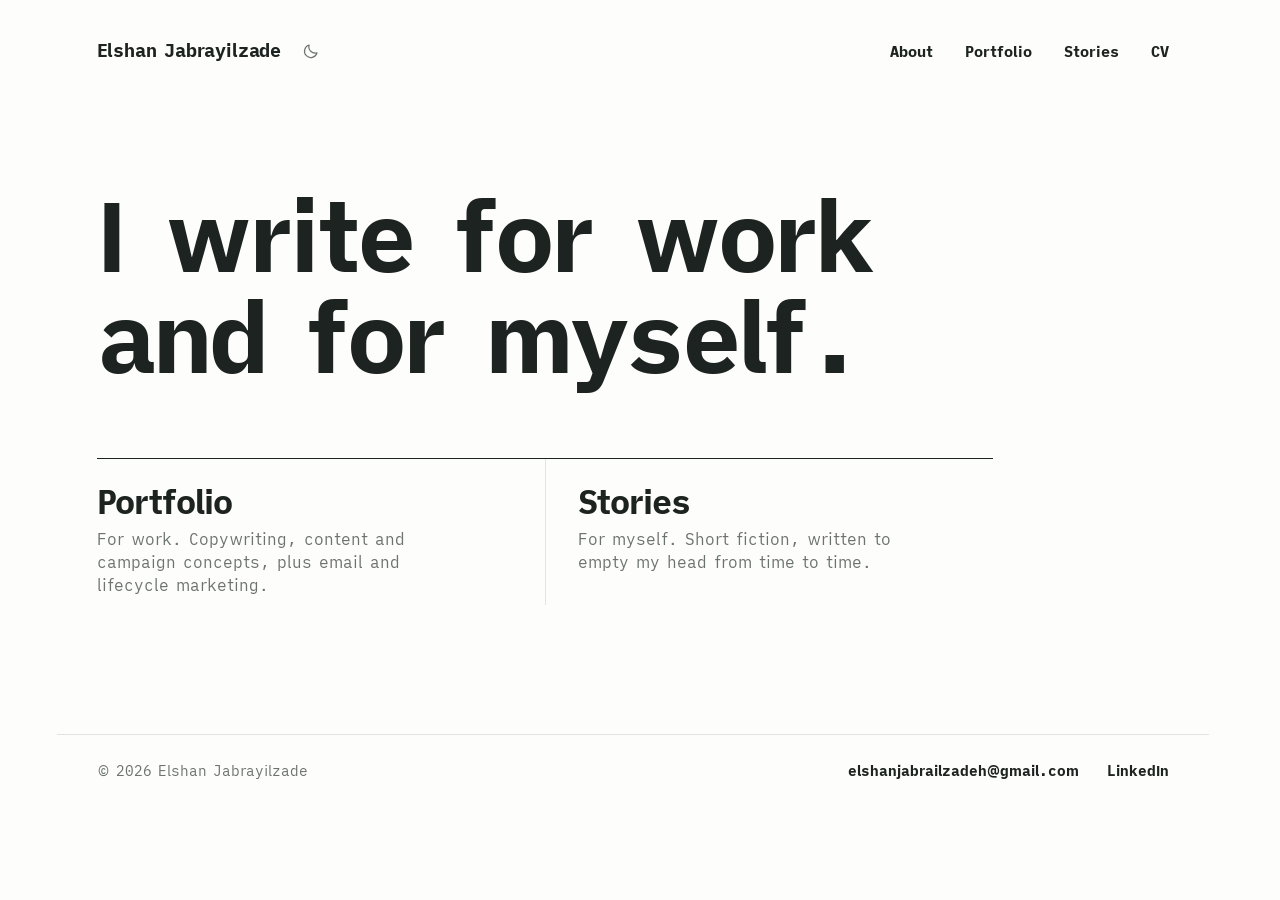
<file: index.html>
<!doctype html>
<html lang="en">
<head>
  <meta charset="utf-8">
  <meta name="viewport" content="width=device-width, initial-scale=1">
  <title>Elshan Jabrayilzade</title>
  <meta name="description" content="Elshan Jabrayilzade writes for work and for himself: email and lifecycle marketing, copywriting and short fiction.">
  <meta name="author" content="Elshan Jabrayilzade">
  <meta name="src-path" content="index.html">
  <meta property="og:title" content="Elshan Jabrayilzade">
  <meta property="og:description" content="Elshan Jabrayilzade writes for work and for himself: email and lifecycle marketing, copywriting and short fiction.">
  <meta property="og:type" content="website">
  <link rel="preload" href="assets/fonts/brygada-1918-latin-wght-normal.woff2" as="font" type="font/woff2" crossorigin>
  <link rel="stylesheet" href="assets/site.css?v=b7274e78">
  <script>document.documentElement.className = "js";(function(){var t;try{t=localStorage.getItem("theme")}catch(e){}if(t!=="dark"&&t!=="light")t=window.matchMedia&&matchMedia("(prefers-color-scheme: dark)").matches?"dark":"light";document.documentElement.setAttribute("data-theme",t)})();</script>
</head>
<body>
  <header class="top wrap">
    <div class="brand">
      <a class="name" href="./">Elshan Jabrayilzade</a>
      <button class="theme" type="button" aria-label="Switch between light and dark">
          <svg class="moon" viewBox="0 0 24 24" width="18" height="18" aria-hidden="true"><path d="M20 14.5A8.5 8.5 0 0 1 9.5 4 8.5 8.5 0 1 0 20 14.5z" fill="none" stroke="currentColor" stroke-width="1.6" stroke-linejoin="round"/></svg>
          <svg class="sun" viewBox="0 0 24 24" width="18" height="18" aria-hidden="true"><circle cx="12" cy="12" r="4.2" fill="none" stroke="currentColor" stroke-width="1.6"/><path d="M12 2.5v2.6M12 18.9v2.6M2.5 12h2.6M18.9 12h2.6M5.3 5.3l1.8 1.8M16.9 16.9l1.8 1.8M5.3 18.7l1.8-1.8M16.9 7.1l1.8-1.8" stroke="currentColor" stroke-width="1.6" stroke-linecap="round"/></svg>
        </button>
    </div>
    <nav class="nav" aria-label="Site">
      <a href="about/">About</a>
      <a href="portfolio/">Portfolio</a>
      <a href="stories/">Stories</a>
      <a href="assets/elshan-jabrayilzade-cv.pdf">CV</a>
    </nav>
  </header>

  <main class="wrap">
    <h1 class="statement">I write for work<br>and for myself.</h1>
    <div class="two">
      <a href="portfolio/"><b>Portfolio</b><span>For work. Copywriting, content and campaign concepts, plus email and lifecycle marketing.</span></a>
      <a href="stories/"><b>Stories</b><span>For myself. Short fiction, written to empty my head from time to time.</span></a>
    </div>
  </main>

  <footer class="foot wrap">
    <span>&copy; 2026 Elshan Jabrayilzade</span>
    <a href="mailto:elshanjabrailzadeh@gmail.com">elshanjabrailzadeh@gmail.com</a>
    <a href="https://www.linkedin.com/in/elshanjh">LinkedIn</a>
  </footer>
  <script src="assets/site.js?v=b7274e78"></script>
</body>
</html>
</file>
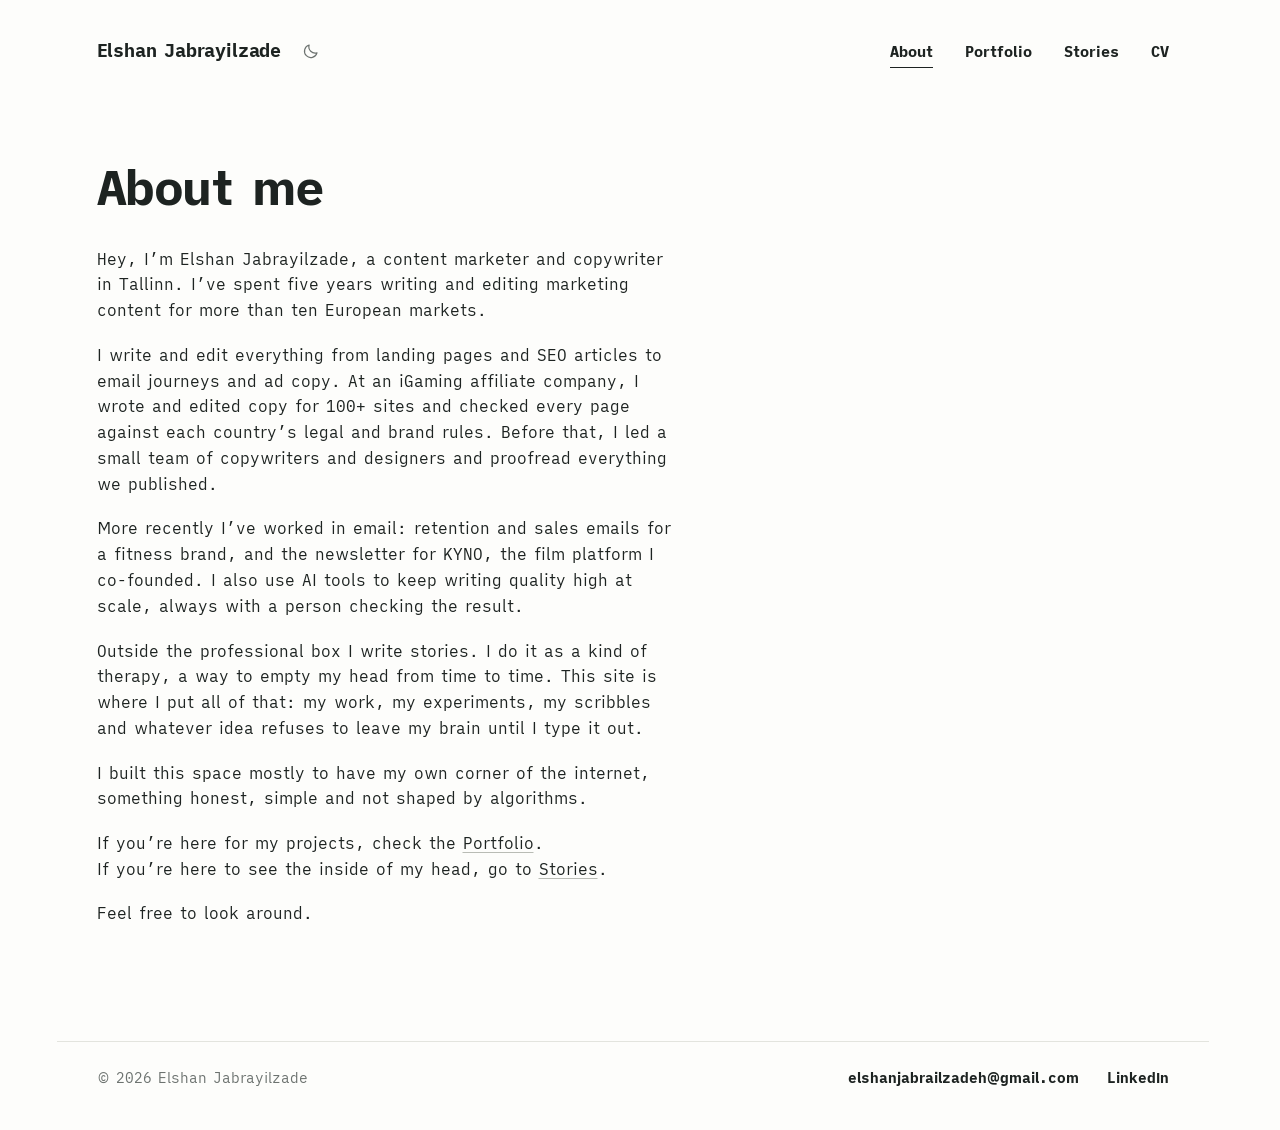
<file: about/index.html>
<!doctype html>
<html lang="en"><head>
  <meta charset="utf-8">
  <meta name="viewport" content="width=device-width, initial-scale=1">
  <title>About | Elshan Jabrayilzade</title>
  <meta name="description" content="About Elshan Jabrayilzade, a writer and email marketer based in Tallinn.">
  <meta name="author" content="Elshan Jabrayilzade">
  <meta name="src-path" content="about/index.html">
  <meta property="og:title" content="About | Elshan Jabrayilzade">
  <meta property="og:description" content="About Elshan Jabrayilzade, a writer and email marketer based in Tallinn.">
  <meta property="og:type" content="website">
  <link rel="preload" href="../assets/fonts/brygada-1918-latin-wght-normal.woff2" as="font" type="font/woff2" crossorigin="">
  <link rel="stylesheet" href="../assets/site.css?v=b7274e78">
  <script>document.documentElement.className = "js";(function(){var t;try{t=localStorage.getItem("theme")}catch(e){}if(t!=="dark"&&t!=="light")t=window.matchMedia&&matchMedia("(prefers-color-scheme: dark)").matches?"dark":"light";document.documentElement.setAttribute("data-theme",t)})();</script>
</head>
<body>
  <header class="top wrap">
    <div class="brand">
      <a class="name" href="../">Elshan Jabrayilzade</a>
      <button class="theme" type="button" aria-label="Switch between light and dark">
          <svg class="moon" viewBox="0 0 24 24" width="18" height="18" aria-hidden="true"><path d="M20 14.5A8.5 8.5 0 0 1 9.5 4 8.5 8.5 0 1 0 20 14.5z" fill="none" stroke="currentColor" stroke-width="1.6" stroke-linejoin="round"></path></svg>
          <svg class="sun" viewBox="0 0 24 24" width="18" height="18" aria-hidden="true"><circle cx="12" cy="12" r="4.2" fill="none" stroke="currentColor" stroke-width="1.6"></circle><path d="M12 2.5v2.6M12 18.9v2.6M2.5 12h2.6M18.9 12h2.6M5.3 5.3l1.8 1.8M16.9 16.9l1.8 1.8M5.3 18.7l1.8-1.8M16.9 7.1l1.8-1.8" stroke="currentColor" stroke-width="1.6" stroke-linecap="round"></path></svg>
        </button>
    </div>
    <nav class="nav" aria-label="Site">
      <a href="../about/" aria-current="page">About</a>
      <a href="../portfolio/">Portfolio</a>
      <a href="../stories/">Stories</a>
      <a href="../assets/elshan-jabrayilzade-cv.pdf">CV</a>
    </nav>
  </header>

  <main class="wrap">
    <div class="prose">
      <h1>About me</h1>
      <p>Hey, I’m Elshan Jabrayilzade, a content marketer and copywriter in Tallinn. I’ve spent five years writing and editing marketing content for more than ten European markets.</p>
      <p>I write and edit everything from landing pages and SEO articles to email journeys and ad copy. At an iGaming affiliate company, I wrote and edited copy for 100+ sites and checked every page against each country’s legal and brand rules. Before that, I led a small team of copywriters and designers and proofread everything we published.</p>
      <p>More recently I’ve worked in email: retention and sales emails for a fitness brand, and the newsletter for KYNO, the film platform I co-founded. I also use AI tools to keep writing quality high at scale, always with a person checking the result.</p>
      <p>Outside the professional box I write stories. I do it as a kind of therapy, a way to empty my head from time to time. This site is where I put all of that: my work, my experiments, my scribbles and whatever idea refuses to leave my brain until I type it out.</p>
      <p>I built this space mostly to have my own corner of the internet, something honest, simple and not shaped by algorithms.</p>
      <p>If you’re here for my projects, check the <a href="../portfolio/">Portfolio</a>.<br>
      If you’re here to see the inside of my head, go to <a href="../stories/">Stories</a>.</p>
      <p>Feel free to look around.</p>
    </div>
  </main>

  <footer class="foot wrap">
    <span>© 2026 Elshan Jabrayilzade</span>
    <a href="mailto:elshanjabrailzadeh@gmail.com">elshanjabrailzadeh@gmail.com</a>
    <a href="https://www.linkedin.com/in/elshanjh">LinkedIn</a>
  </footer>
  <script src="../assets/site.js?v=b7274e78"></script>


</body></html>
</file>
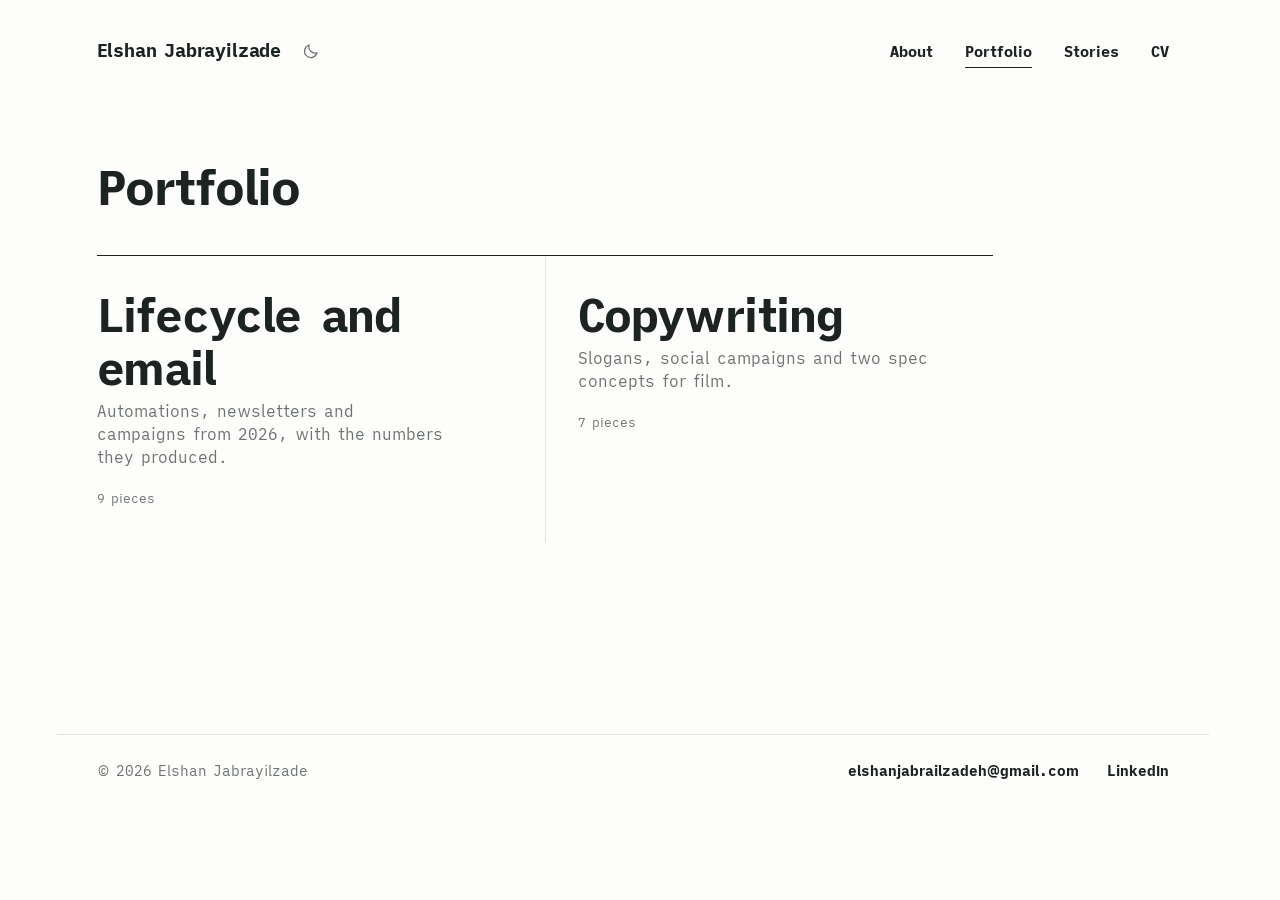
<file: portfolio/index.html>
<!doctype html>
<html lang="en"><head>
  <meta charset="utf-8">
  <meta name="viewport" content="width=device-width, initial-scale=1">
  <title>Portfolio | Elshan Jabrayilzade</title>
  <meta name="description" content="Email and lifecycle marketing, copywriting and campaign concepts by Elshan Jabrayilzade.">
  <meta name="author" content="Elshan Jabrayilzade">
  <meta name="src-path" content="portfolio/index.html">
  <meta property="og:title" content="Portfolio | Elshan Jabrayilzade">
  <meta property="og:description" content="Email and lifecycle marketing, copywriting and campaign concepts by Elshan Jabrayilzade.">
  <meta property="og:type" content="website">
  <link rel="preload" href="../assets/fonts/brygada-1918-latin-wght-normal.woff2" as="font" type="font/woff2" crossorigin="">
  <link rel="stylesheet" href="../assets/site.css?v=b7274e78">
  <script>document.documentElement.className = "js";(function(){var t;try{t=localStorage.getItem("theme")}catch(e){}if(t!=="dark"&&t!=="light")t=window.matchMedia&&matchMedia("(prefers-color-scheme: dark)").matches?"dark":"light";document.documentElement.setAttribute("data-theme",t)})();</script>
</head>
<body>
  <header class="top wrap">
    <div class="brand">
      <a class="name" href="../">Elshan Jabrayilzade</a>
      <button class="theme" type="button" aria-label="Switch between light and dark">
          <svg class="moon" viewBox="0 0 24 24" width="18" height="18" aria-hidden="true"><path d="M20 14.5A8.5 8.5 0 0 1 9.5 4 8.5 8.5 0 1 0 20 14.5z" fill="none" stroke="currentColor" stroke-width="1.6" stroke-linejoin="round"></path></svg>
          <svg class="sun" viewBox="0 0 24 24" width="18" height="18" aria-hidden="true"><circle cx="12" cy="12" r="4.2" fill="none" stroke="currentColor" stroke-width="1.6"></circle><path d="M12 2.5v2.6M12 18.9v2.6M2.5 12h2.6M18.9 12h2.6M5.3 5.3l1.8 1.8M16.9 16.9l1.8 1.8M5.3 18.7l1.8-1.8M16.9 7.1l1.8-1.8" stroke="currentColor" stroke-width="1.6" stroke-linecap="round"></path></svg>
        </button>
    </div>
    <nav class="nav" aria-label="Site">
      <a href="../about/">About</a>
      <a href="../portfolio/" aria-current="page">Portfolio</a>
      <a href="../stories/">Stories</a>
      <a href="../assets/elshan-jabrayilzade-cv.pdf">CV</a>
    </nav>
  </header>

  <main class="wrap">
    <script>(function(){var m={"challenge":"lifecycle","welcome-series":"lifecycle","survey":"lifecycle","newsletters":"lifecycle","waitlist":"lifecycle","google-seminar":"copywriting","valentines":"copywriting","womens-day":"copywriting","yay":"copywriting","spirited-away":"copywriting","single-awareness-day":"copywriting","silent-escape":"copywriting","name-test":"lifecycle","kyno":"lifecycle","rider-reactivation":"lifecycle","lumo-winback":"lifecycle"},h=location.hash.slice(1);if(m[h])location.replace(m[h]+'/#'+h);})();</script>
    <h1>Portfolio</h1>
    <div class="two choose">
      <a href="lifecycle/"><b>Lifecycle and email</b><span>Automations, newsletters and campaigns from 2026, with the numbers they produced.</span><small>9 pieces</small></a>
      <a href="copywriting/"><b>Copywriting</b><span>Slogans, social campaigns and two spec concepts for film.</span><small>7 pieces</small></a>
    </div>
  </main>

  <footer class="foot wrap">
    <span>© 2026 Elshan Jabrayilzade</span>
    <a href="mailto:elshanjabrailzadeh@gmail.com">elshanjabrailzadeh@gmail.com</a>
    <a href="https://www.linkedin.com/in/elshanjh">LinkedIn</a>
  </footer>
  <script src="../assets/site.js?v=b7274e78"></script>



</body></html>
</file>
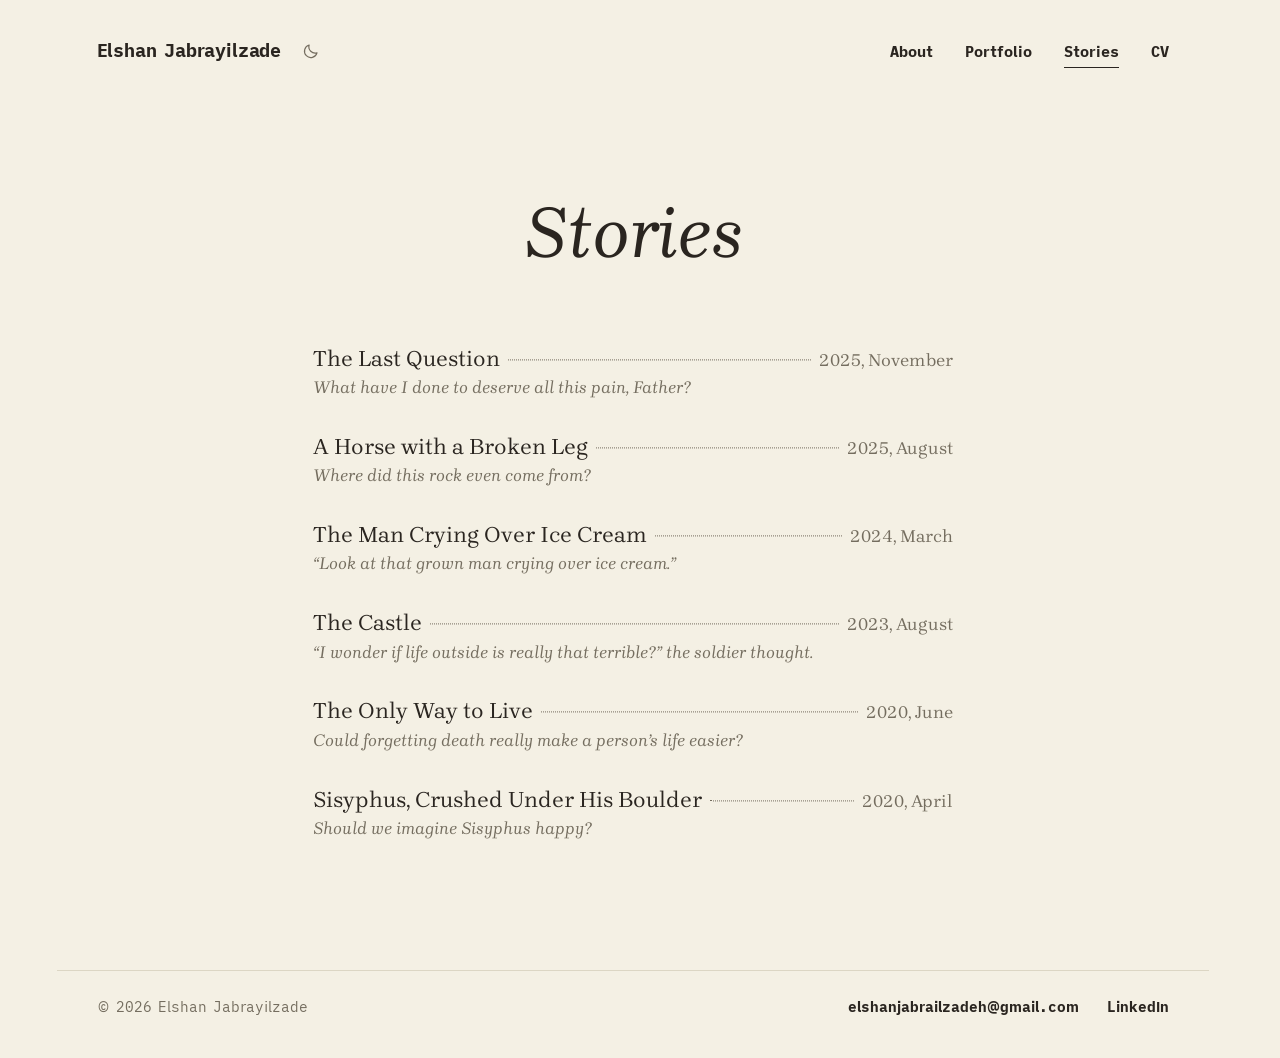
<file: stories/index.html>
<!doctype html>
<html lang="en">
<head>
  <meta charset="utf-8">
  <meta name="viewport" content="width=device-width, initial-scale=1">
  <title>Stories | Elshan Jabrayilzade</title>
  <meta name="description" content="Short fiction by Elshan Jabrayilzade.">
  <meta name="author" content="Elshan Jabrayilzade">
  <meta name="src-path" content="stories/index.html">
  <meta property="og:title" content="Stories | Elshan Jabrayilzade">
  <meta property="og:description" content="Short fiction by Elshan Jabrayilzade.">
  <meta property="og:type" content="website">
  <link rel="preload" href="../assets/fonts/brygada-1918-latin-wght-normal.woff2" as="font" type="font/woff2" crossorigin>
  <link rel="stylesheet" href="../assets/site.css?v=b7274e78">
  <script>document.documentElement.className = "js";(function(){var t;try{t=localStorage.getItem("theme")}catch(e){}if(t!=="dark"&&t!=="light")t=window.matchMedia&&matchMedia("(prefers-color-scheme: dark)").matches?"dark":"light";document.documentElement.setAttribute("data-theme",t)})();</script>
</head>
<body class="book">
  <header class="top wrap">
    <div class="brand">
      <a class="name" href="../">Elshan Jabrayilzade</a>
      <button class="theme" type="button" aria-label="Switch between light and dark">
          <svg class="moon" viewBox="0 0 24 24" width="18" height="18" aria-hidden="true"><path d="M20 14.5A8.5 8.5 0 0 1 9.5 4 8.5 8.5 0 1 0 20 14.5z" fill="none" stroke="currentColor" stroke-width="1.6" stroke-linejoin="round"/></svg>
          <svg class="sun" viewBox="0 0 24 24" width="18" height="18" aria-hidden="true"><circle cx="12" cy="12" r="4.2" fill="none" stroke="currentColor" stroke-width="1.6"/><path d="M12 2.5v2.6M12 18.9v2.6M2.5 12h2.6M18.9 12h2.6M5.3 5.3l1.8 1.8M16.9 16.9l1.8 1.8M5.3 18.7l1.8-1.8M16.9 7.1l1.8-1.8" stroke="currentColor" stroke-width="1.6" stroke-linecap="round"/></svg>
        </button>
    </div>
    <nav class="nav" aria-label="Site">
      <a href="../about/">About</a>
      <a href="../portfolio/">Portfolio</a>
      <a href="../stories/" aria-current="page">Stories</a>
      <a href="../assets/elshan-jabrayilzade-cv.pdf">CV</a>
    </nav>
  </header>

  <main class="wrap">
    <div class="titlepage">
      <h1>Stories</h1>
    </div>
    <nav class="contents" aria-label="Contents">
      <ol>
        <li><a href="../2025/11/19/the-last-question.html"><span>The Last Question</span><time>2025, November</time></a><i>What have I done to deserve all this pain, Father?</i></li>
        <li><a href="../2025/08/06/a-horse-with-a-broken.html"><span>A Horse with a Broken Leg</span><time>2025, August</time></a><i>Where did this rock even come from?</i></li>
        <li><a href="../2024/03/26/the-man-crying-over-ice.html"><span>The Man Crying Over Ice Cream</span><time>2024, March</time></a><i>&ldquo;Look at that grown man crying over ice cream.&rdquo;</i></li>
        <li><a href="../2023/08/22/the-castle.html"><span>The Castle</span><time>2023, August</time></a><i>&ldquo;I wonder if life outside is really that terrible?&rdquo; the soldier thought.</i></li>
        <li><a href="../2020/06/20/the-only-way-to-live.html"><span>The Only Way to Live</span><time>2020, June</time></a><i>Could forgetting death really make a person&rsquo;s life easier?</i></li>
        <li><a href="../2020/04/03/sisyphus-crushed-under-his-boulder.html"><span>Sisyphus, Crushed Under His Boulder</span><time>2020, April</time></a><i>Should we imagine Sisyphus happy?</i></li>
      </ol>
    </nav>
  </main>

  <footer class="foot wrap">
    <span>&copy; 2026 Elshan Jabrayilzade</span>
    <a href="mailto:elshanjabrailzadeh@gmail.com">elshanjabrailzadeh@gmail.com</a>
    <a href="https://www.linkedin.com/in/elshanjh">LinkedIn</a>
  </footer>
  <script src="../assets/site.js?v=b7274e78"></script>
</body>
</html>
</file>
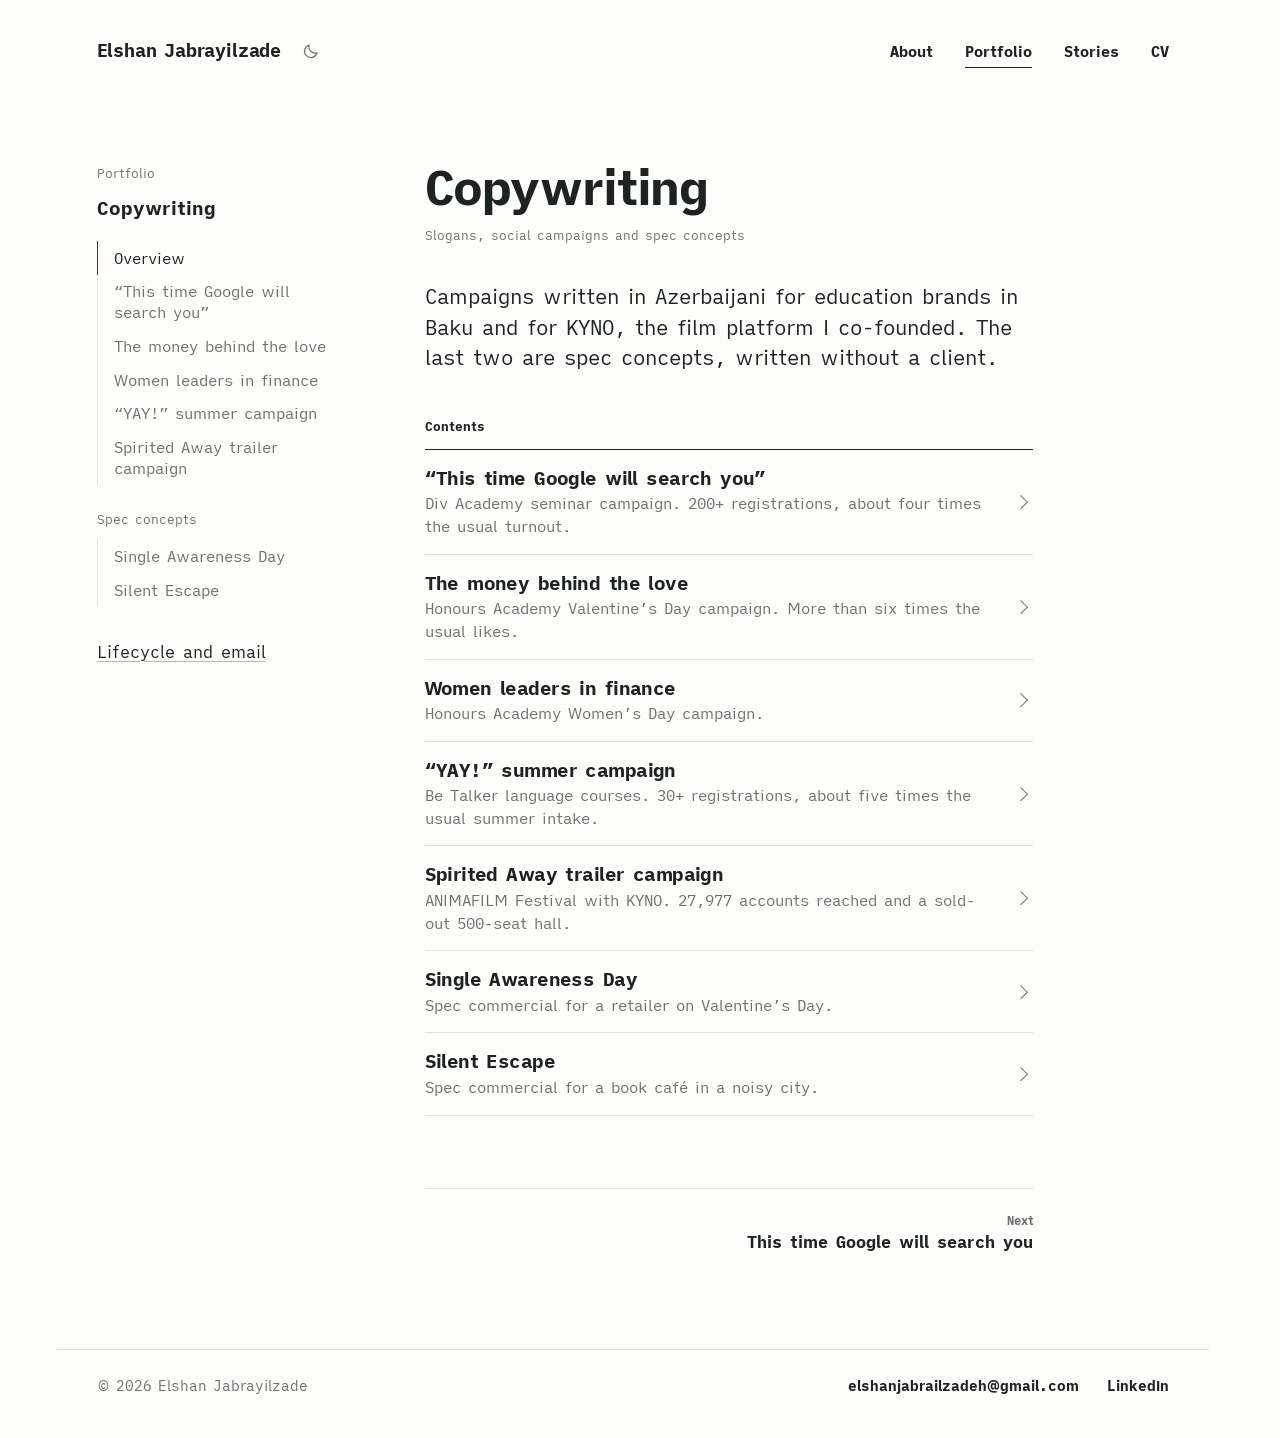
<file: portfolio/copywriting/index.html>
<!doctype html>
<html lang="en">
<head>
  <meta charset="utf-8">
  <meta name="viewport" content="width=device-width, initial-scale=1">
  <title>Copywriting | Elshan Jabrayilzade</title>
  <meta name="description" content="Slogans, social campaigns and spec concepts by Elshan Jabrayilzade.">
  <meta name="author" content="Elshan Jabrayilzade">
  <meta name="src-path" content="portfolio/copywriting/index.html">
  <meta property="og:title" content="Copywriting | Elshan Jabrayilzade">
  <meta property="og:description" content="Slogans, social campaigns and spec concepts by Elshan Jabrayilzade.">
  <meta property="og:type" content="website">
  <link rel="preload" href="../../assets/fonts/brygada-1918-latin-wght-normal.woff2" as="font" type="font/woff2" crossorigin>
  <link rel="stylesheet" href="../../assets/site.css?v=b7274e78">
  <script>document.documentElement.className = "js";(function(){var t;try{t=localStorage.getItem("theme")}catch(e){}if(t!=="dark"&&t!=="light")t=window.matchMedia&&matchMedia("(prefers-color-scheme: dark)").matches?"dark":"light";document.documentElement.setAttribute("data-theme",t)})();</script>
</head>
<body>
  <header class="top wrap">
    <div class="brand">
      <a class="name" href="../../">Elshan Jabrayilzade</a>
      <button class="theme" type="button" aria-label="Switch between light and dark">
          <svg class="moon" viewBox="0 0 24 24" width="18" height="18" aria-hidden="true"><path d="M20 14.5A8.5 8.5 0 0 1 9.5 4 8.5 8.5 0 1 0 20 14.5z" fill="none" stroke="currentColor" stroke-width="1.6" stroke-linejoin="round"/></svg>
          <svg class="sun" viewBox="0 0 24 24" width="18" height="18" aria-hidden="true"><circle cx="12" cy="12" r="4.2" fill="none" stroke="currentColor" stroke-width="1.6"/><path d="M12 2.5v2.6M12 18.9v2.6M2.5 12h2.6M18.9 12h2.6M5.3 5.3l1.8 1.8M16.9 16.9l1.8 1.8M5.3 18.7l1.8-1.8M16.9 7.1l1.8-1.8" stroke="currentColor" stroke-width="1.6" stroke-linecap="round"/></svg>
        </button>
    </div>
    <nav class="nav" aria-label="Site">
      <a href="../../about/">About</a>
      <a href="../../portfolio/" aria-current="page">Portfolio</a>
      <a href="../../stories/">Stories</a>
      <a href="../../assets/elshan-jabrayilzade-cv.pdf">CV</a>
    </nav>
  </header>

  <main class="wrap">
    <div class="section has-overview">
      <aside class="list">
        <a class="back" href="../">Portfolio</a>
        <h2>Copywriting</h2>
        <ul>
          <li><a href="#overview">Overview</a></li>
          <li><a href="#google-seminar">&ldquo;This time Google will search you&rdquo;</a></li>
          <li><a href="#valentines">The money behind the love</a></li>
          <li><a href="#womens-day">Women leaders in finance</a></li>
          <li><a href="#yay">&ldquo;YAY!&rdquo; summer campaign</a></li>
          <li><a href="#spirited-away">Spirited Away trailer campaign</a></li>
        </ul>
        <h3>Spec concepts</h3>
        <ul>
          <li><a href="#single-awareness-day">Single Awareness Day</a></li>
          <li><a href="#silent-escape">Silent Escape</a></li>
        </ul>
        <a class="other" href="../lifecycle/">Lifecycle and email</a>
      </aside>
      <div class="pieces">
<article class="piece" id="overview" data-title="Overview">
  <h1>Copywriting</h1>
  <p class="label">Slogans, social campaigns and spec concepts</p>
  <p class="lead">Campaigns written in Azerbaijani for education brands in Baku and for KYNO, the film platform I co-founded. The last two are spec concepts, written without a client.</p>
  <h2 class="picks-title">Contents</h2>
  <ul class="picks">
    <li><a href="#google-seminar"><b>&ldquo;This time Google will search you&rdquo;</b><span>Div Academy seminar campaign. 200+ registrations, about four times the usual turnout.</span></a></li>
    <li><a href="#valentines"><b>The money behind the love</b><span>Honours Academy Valentine&rsquo;s Day campaign. More than six times the usual likes.</span></a></li>
    <li><a href="#womens-day"><b>Women leaders in finance</b><span>Honours Academy Women&rsquo;s Day campaign.</span></a></li>
    <li><a href="#yay"><b>&ldquo;YAY!&rdquo; summer campaign</b><span>Be Talker language courses. 30+ registrations, about five times the usual summer intake.</span></a></li>
    <li><a href="#spirited-away"><b>Spirited Away trailer campaign</b><span>ANIMAFILM Festival with KYNO. 27,977 accounts reached and a sold-out 500-seat hall.</span></a></li>
    <li><a href="#single-awareness-day"><b>Single Awareness Day</b><span>Spec commercial for a retailer on Valentine&rsquo;s Day.</span></a></li>
    <li><a href="#silent-escape"><b>Silent Escape</b><span>Spec commercial for a book caf&eacute; in a noisy city.</span></a></li>
  </ul>
</article>

<article class="piece" id="google-seminar" data-title="This time Google will search you">
  <a class="back-m" href="./">All copywriting pieces</a>
  <h1>&ldquo;This time Google will search you&rdquo;</h1>
  <p class="label">Seminar campaign for Div Academy</p>

  <p>For a seminar with a Google software engineer, I came up with the slogan &ldquo;This time Google will search you.&rdquo; It flips the usual idea of searching on Google into being &ldquo;searched by Google,&rdquo; which made the event instantly understandable and easy to remember.</p>

  <figure class="square">
    <img src="../../assets/img/div-academy-google-seminar.jpg" width="1080" height="1080" loading="lazy" alt="Div Academy post: a software engineer standing in front of a Google sign, with the Azerbaijani slogan 'Bu dəfə Google səni axtarsın'.">
    <figcaption>Campaign visual.</figcaption>
  </figure>

  <h2>What I did</h2>
  <ul>
    <li>Wrote the main slogan and supporting copy for the event announcement.</li>
    <li>Shaped the message around career growth and global opportunities without sounding too salesy.</li>
  </ul>

  <h2>Result</h2>
  <ul>
    <li>200+ registrations for an online seminar that usually drew around 50, about four times the usual turnout.</li>
  </ul>

</article>

<article class="piece" id="valentines" data-title="The money behind the love">
  <a class="back-m" href="./">All copywriting pieces</a>
  <h1>The money behind the love</h1>
  <p class="label">Valentine&rsquo;s Day social media campaign for Honours Academy</p>

  <p>I created a themed social post that tied Valentine&rsquo;s Day to a finance angle. The idea was to keep it playful and scroll-stopping, but still teach something. The hook was simple: people spend money on Valentine&rsquo;s Day, so let&rsquo;s show the &ldquo;money behind the love&rdquo; in a way that fits the brand and doesn&rsquo;t look like a generic stock post.</p>

  <figure class="square">
    <img src="../../assets/img/honours-academy-valentines.jpg" width="1080" height="1080" loading="lazy" alt="Honours Academy post: an origami heart folded from a banknote, with the headline '14 Fevral, Sevginin arxasındakı pul'.">
    <figcaption>Campaign visual.</figcaption>
  </figure>

  <h2>What I did</h2>
  <ul>
    <li>Came up with the concept and wrote the headline and caption: &ldquo;February 14: The Money Behind the Love.&rdquo;</li>
    <li>Briefed the visual direction for the &ldquo;origami heart made of money&rdquo; design and worked with the designer to keep it clean and consistent with the page style.</li>
    <li>Pulled 2&ndash;3 quick stats about Valentine&rsquo;s Day spending to support the message and make it more than just a seasonal post.</li>
  </ul>

  <h2>Result</h2>
  <ul>
    <li>More than six times the likes of a typical post on the page.</li>
  </ul>

</article>

<article class="piece" id="womens-day" data-title="Women leaders in finance">
  <a class="back-m" href="./">All copywriting pieces</a>
  <h1>Women leaders in finance</h1>
  <p class="label">International Women&rsquo;s Day campaign for Honours Academy</p>

  <p>For International Women&rsquo;s Day, I created a social post highlighting women leaders in finance. The goal was to challenge the usual &ldquo;finance is a men&rsquo;s world&rdquo; vibe and give students real examples of women in leadership.</p>

  <figure class="square">
    <img src="../../assets/img/honours-academy-womens-day.jpg" width="1080" height="1080" loading="lazy" alt="Honours Academy post: a large figure 8 filled with black and white portraits, with the headline 'Maliyyə dünyasının Qadın liderləri'.">
    <figcaption>Campaign visual.</figcaption>
  </figure>

  <h2>What I did</h2>
  <ul>
    <li>Came up with the concept and angle, then wrote the headline and caption: &ldquo;Women Leaders in the World of Finance.&rdquo;</li>
    <li>Briefed the visual direction using the March 8 &ldquo;8&rdquo; shape filled with portraits, and worked with the designer to keep it consistent with the page style.</li>
    <li>Researched and selected the leaders featured to make sure it was credible and not random name-dropping.</li>
  </ul>
</article>

<article class="piece" id="yay" data-title="YAY! summer campaign">
  <a class="back-m" href="./">All copywriting pieces</a>
  <h1>&ldquo;YAY!&rdquo; summer campaign</h1>
  <p class="label">Summer discount campaign for Be Talker language courses</p>

  <p>I created the &ldquo;YAY!&rdquo; summer campaign for Be Talker Language Courses. The idea came from a language twist: &ldquo;yay&rdquo; means summer in Azerbaijani, and in English it&rsquo;s an expression of excitement. We used that double meaning to make the discount message feel like a mini vocabulary lesson.</p>

  <figure class="square">
    <img src="../../assets/img/be-talker-yay.jpg" width="601" height="603" loading="lazy" alt="Be Talker post on a yellow background: 'YAY* kampaniyası, yay [jei] - sevinc nidası', with a 50% discount on English lessons.">
    <figcaption>Campaign visual.</figcaption>
  </figure>

  <h2>What I did</h2>
  <ul>
    <li>Built the concept around the double meaning of &ldquo;Yay&rdquo; and turned it into a simple campaign hook.</li>
    <li>Wrote the tagline: &ldquo;Yay [jei], an exclamation of joy,&rdquo; to add a language-learning feel.</li>
    <li>Crafted the main promo copy around the 50% summer discount and the course offer.</li>
    <li>Briefed the visual direction (bright, energetic style with a cheerful student) so the idea was instantly understandable on a scroll.</li>
  </ul>

  <h2>Result</h2>
  <ul>
    <li>30+ new students registered for the summer English courses, about five times the school&rsquo;s usual summer intake.</li>
  </ul>

</article>

<article class="piece" id="spirited-away" data-title="Spirited Away trailer campaign">
  <a class="back-m" href="./">All copywriting pieces</a>
  <h1>Spirited Away trailer campaign</h1>
  <p class="label">A KYNO project for the ANIMAFILM Festival in Baku</p>

  <p>I created a short trailer and social promo for ANIMAFILM&rsquo;s screening of Spirited Away in Baku. The goal was simple: build hype and help fill one of the biggest halls.</p>

  <figure class="phone">
    <img src="../../assets/img/animafilm-spirited-away-insights.jpg" width="828" height="1225" loading="lazy" alt="Instagram Reel insights: 35K plays, 2.8K likes, 136 comments, 749 shares, 605 saves, 27,977 accounts reached and 4,339 Reels interactions.">
    <figcaption>Reel insights from Instagram.</figcaption>
  </figure>

  <h2>What I did</h2>
  <ul>
    <li>Chose the trailer angle and cut it from iconic scenes to trigger nostalgia fast.</li>
    <li>Edited the video as an Instagram Reel format for reach (pacing, hook in the first seconds).</li>
    <li>Wrote the caption and event messaging, then coordinated timing with the KYNO team.</li>
  </ul>

  <h2>Results on Instagram</h2>
  <ul>
    <li>Reached 27,977 accounts with 4,339 interactions.</li>
    <li>Contributed to a sold-out screening in a 500-seat hall.</li>
  </ul>

</article>

<article class="piece" id="single-awareness-day" data-title="Single Awareness Day">
  <a class="back-m" href="./">All copywriting pieces</a>
  <h1>Single Awareness Day</h1>
  <p class="label">A spec concept for a retailer on Valentine&rsquo;s Day</p>

  <p class="meta">Category: Retail. Theme: Valentine&rsquo;s Day. Tone: Relatable, dry humour. Format: Short commercial, 30&ndash;45 seconds</p>

  <h2>Insight</h2>
  <p>Valentine&rsquo;s Day ads usually talk to couples, but a big part of the audience is single, and still spending money. The brand can &ldquo;include everyone&rdquo; by leaning on the &ldquo;literally me&rdquo; character archetype, which makes the idea relatable and funny.</p>

  <h2>Concept</h2>
  <p>Flip the typical Valentine&rsquo;s Day narrative by telling a &ldquo;relatable loner&rdquo; story inspired by the trendy &ldquo;literally me&rdquo; characters. Show that the store is a place where <em>everyone</em> can treat themselves, not just couples.</p>

  <h2>Script</h2>
  <figure>
    <img src="../../assets/img/single-awareness-day-reference.jpg" width="566" height="260" loading="lazy" alt="Film still of two men sitting outside at night, used as a mood reference.">
    <figcaption>Scene reference for tone and composition. Used only as a visual mood reference.</figcaption>
  </figure>

  <div class="script">
    <p>Exterior, evening. A man sits by the supermarket window, talking to someone who is next to him.</p>
    <p>P1: &ldquo;Did you know today is Valentine&rsquo;s Day?&rdquo;<br>
    P2: &ldquo;No idea. How did you remember?&rdquo;<br>
    P1: &ldquo;The cashier reminded me. Thought I was celebrating.&rdquo;</p>
    <p>Flashback as P1 shops: chocolates, wine on sale, candles &ldquo;in case power goes out&rdquo;, soap.</p>
    <p>Checkout:<br>
    Cashier: &ldquo;Getting ready for a special day, huh?&rdquo;<br>
    P1: &ldquo;&hellip;What?&rdquo;<br>
    Cashier: &ldquo;Valentine&rsquo;s Day! Great choices.&rdquo;</p>
    <p>Back to the window. Reveal no one is there. P1 holds the wine toward empty space.<br>
    P1: &ldquo;Why does everyone act like you need a partner to have a good time?&rdquo;<br>
    Beat. Bottle slips and smashes.<br>
    P1: &ldquo;&hellip;Right?&rdquo;</p>
  </div>

  <h2>End message</h2>
  <p class="endline">&ldquo;Whether it&rsquo;s for your partner, your friends, or just yourself, we&rsquo;re here for you.&rdquo;</p>

  <h2>Why it works</h2>
  <ul>
    <li>Inclusive take on Valentine&rsquo;s Day without preaching.</li>
    <li>Products appear naturally, not forced.</li>
    <li>Twist ending makes it memorable and shareable.</li>
  </ul>
</article>

<article class="piece" id="silent-escape" data-title="Silent Escape">
  <a class="back-m" href="./">All copywriting pieces</a>
  <h1>Silent Escape</h1>
  <p class="label">A spec concept for a book caf&eacute;</p>

  <p class="meta">Brand: Book caf&eacute;. Theme: Silence in the middle of a noisy city. Tone: Clean, minimal, realistic. Format: 30&ndash;40 seconds</p>

  <h2>Script</h2>
  <div class="script">
    <p>We start in a busy city centre. A man walks through the crowd and the noise keeps building. Cars, people talking, shouting, street sounds, all at once. He gets overwhelmed and his breathing gets shallow.</p>
    <p>He steps into the first door he sees. It&rsquo;s a book caf&eacute;. As soon as he goes in, everything gets quiet. Inside, people are reading and working, and the whole place feels calm.</p>
    <p>He relaxes straight away. The camera pulls back to show the caf&eacute; right in the middle of the noisy street, with the logo on the door.</p>
  </div>

  <h2>Final text on screen</h2>
  <p class="endline">A quiet place in the loudest part of the city.</p>

  <h2>Why it works</h2>
  <ul>
    <li>Clear contrast: chaos outside, calm inside.</li>
    <li>Communicates the value in seconds, with almost no dialogue.</li>
    <li>Easy to adapt for social formats and short video ads.</li>
  </ul>
</article>
      </div>
    </div>
  </main>

  <footer class="foot wrap">
    <span>&copy; 2026 Elshan Jabrayilzade</span>
    <a href="mailto:elshanjabrailzadeh@gmail.com">elshanjabrailzadeh@gmail.com</a>
    <a href="https://www.linkedin.com/in/elshanjh">LinkedIn</a>
  </footer>
  <script src="../../assets/site.js?v=b7274e78"></script>
</body>
</html>
</file>
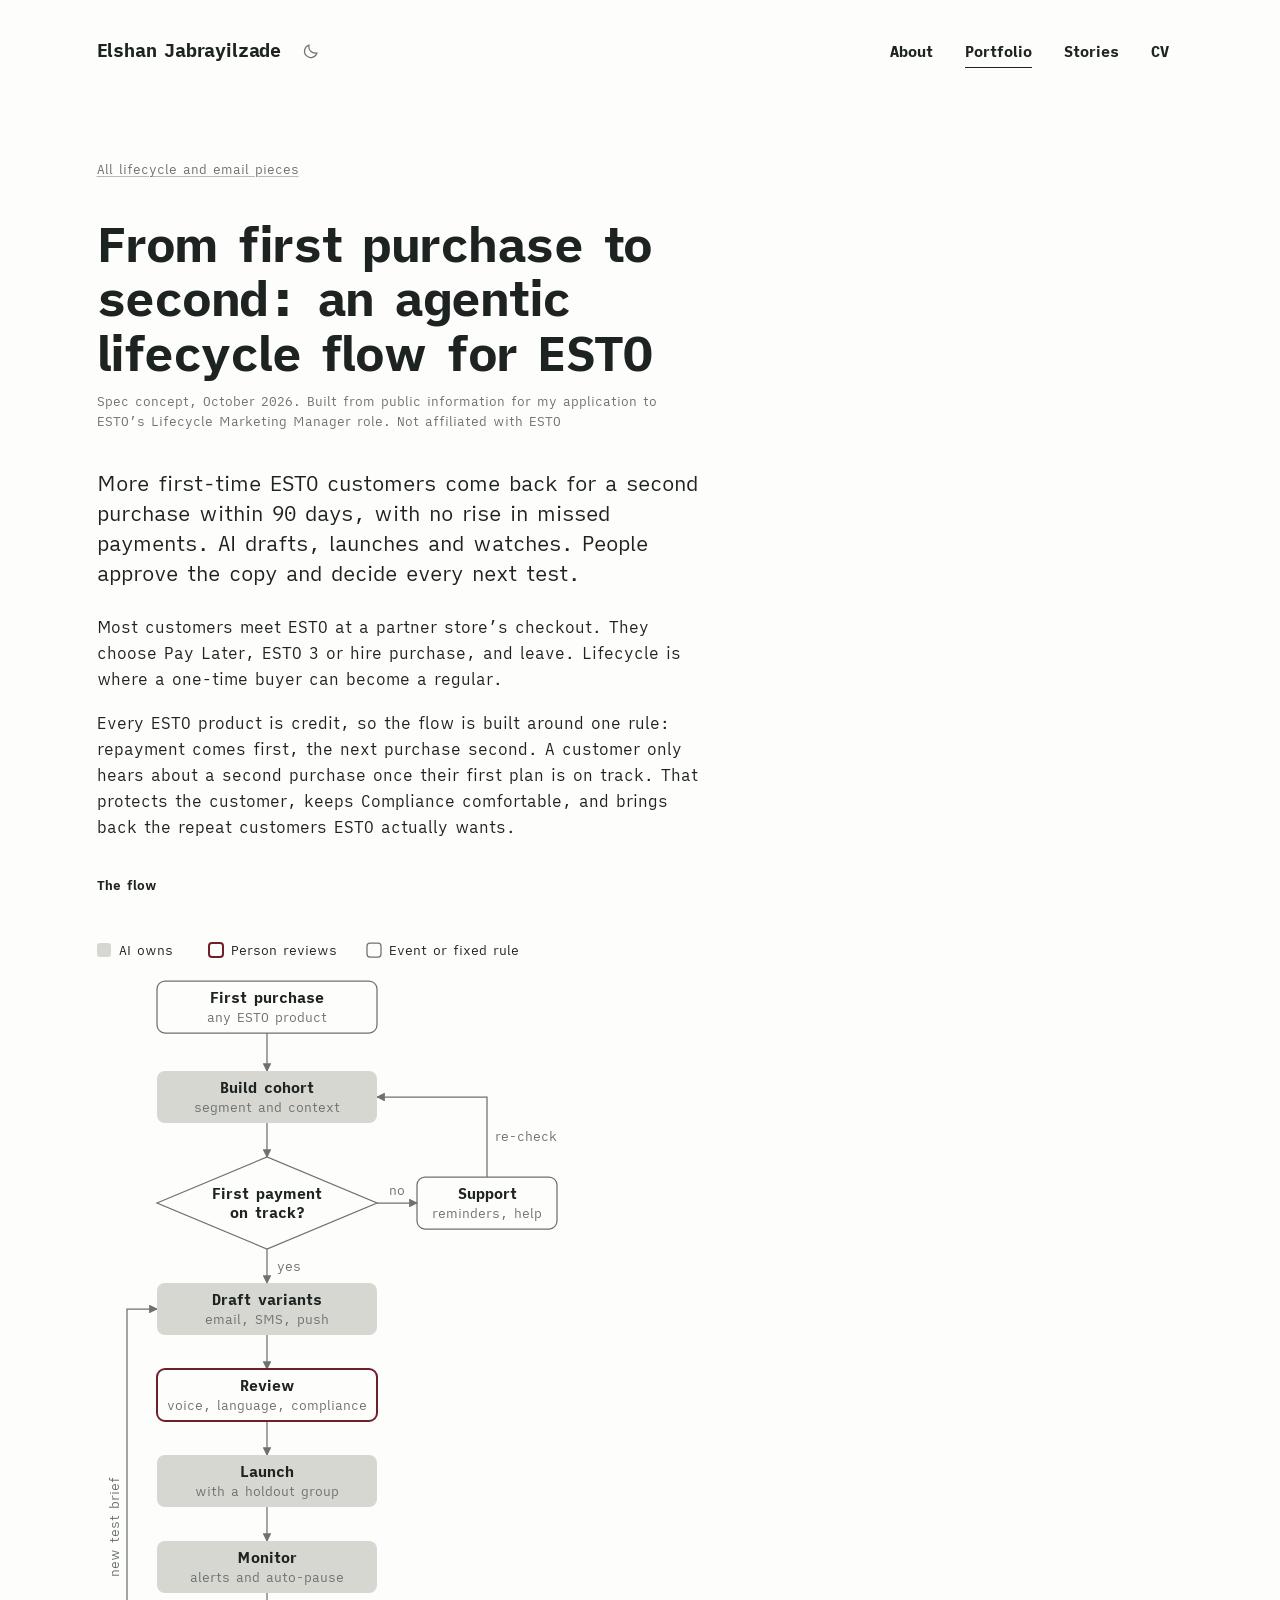
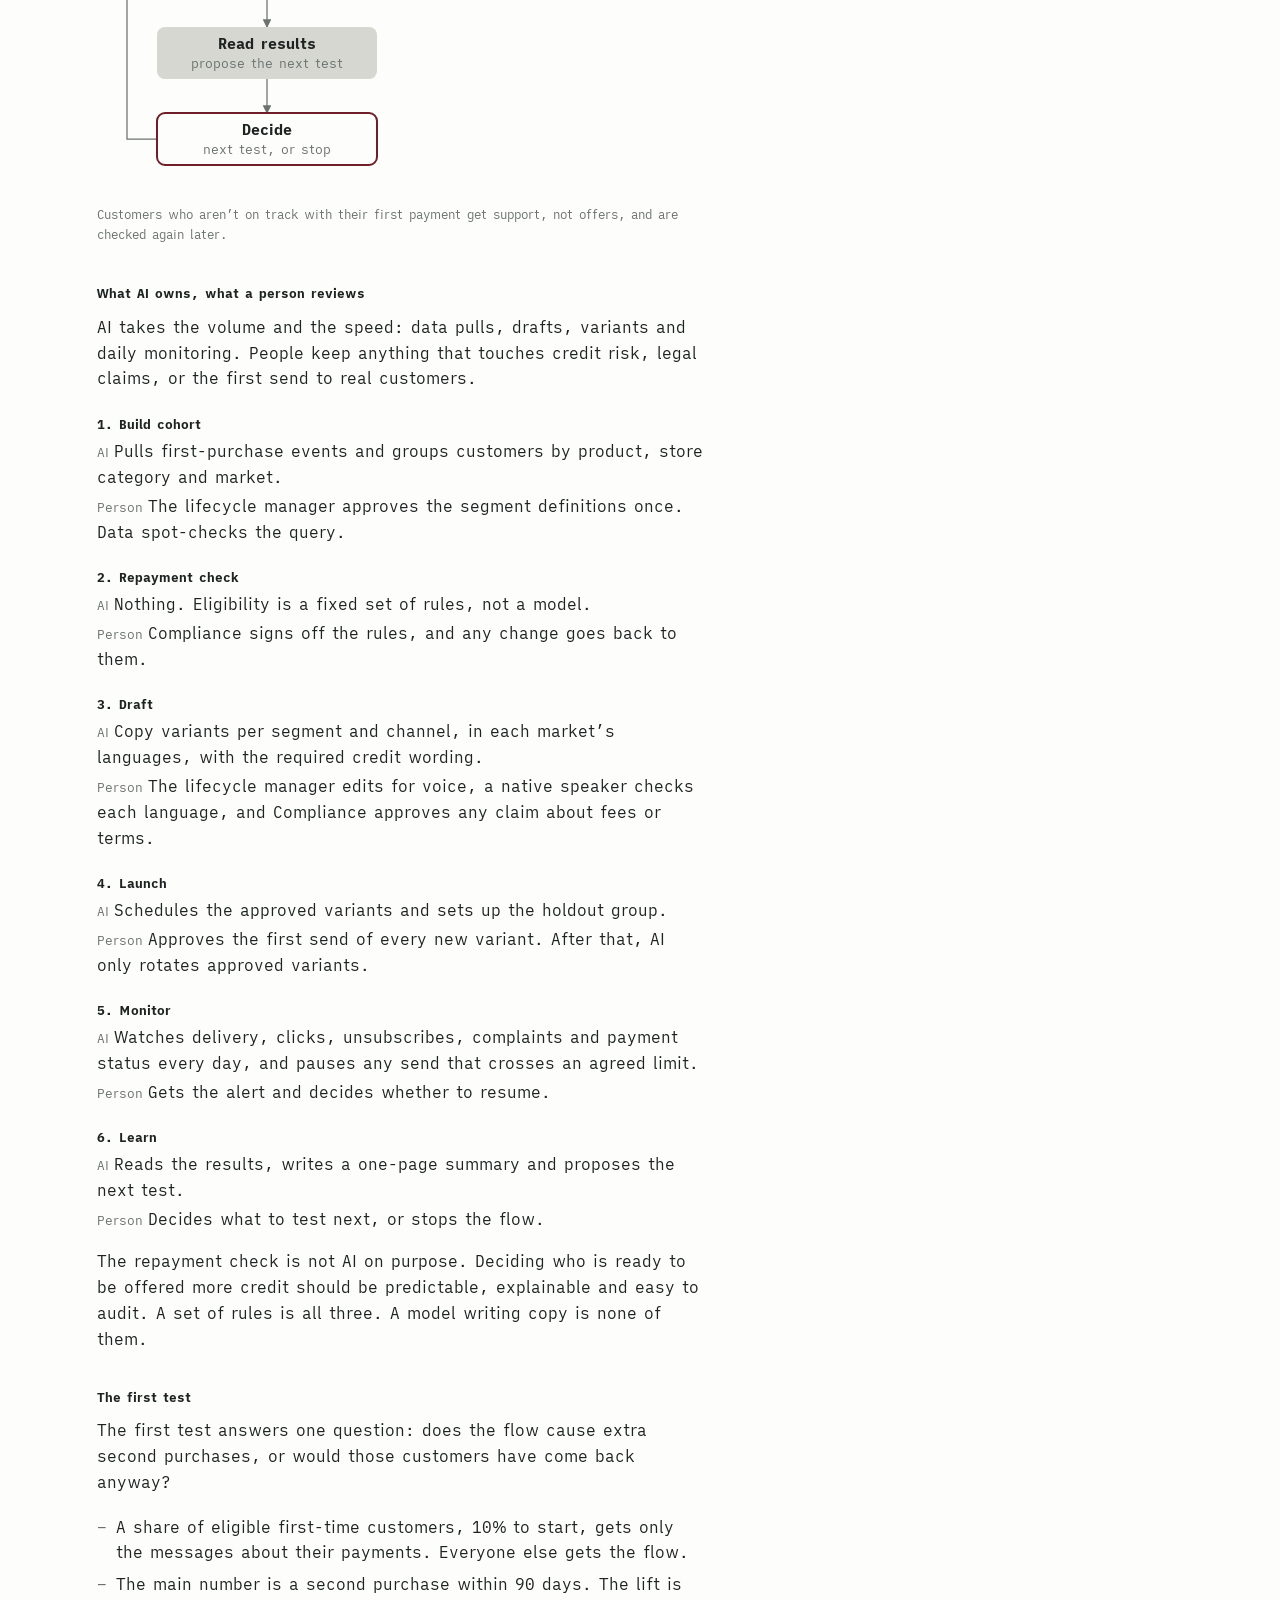
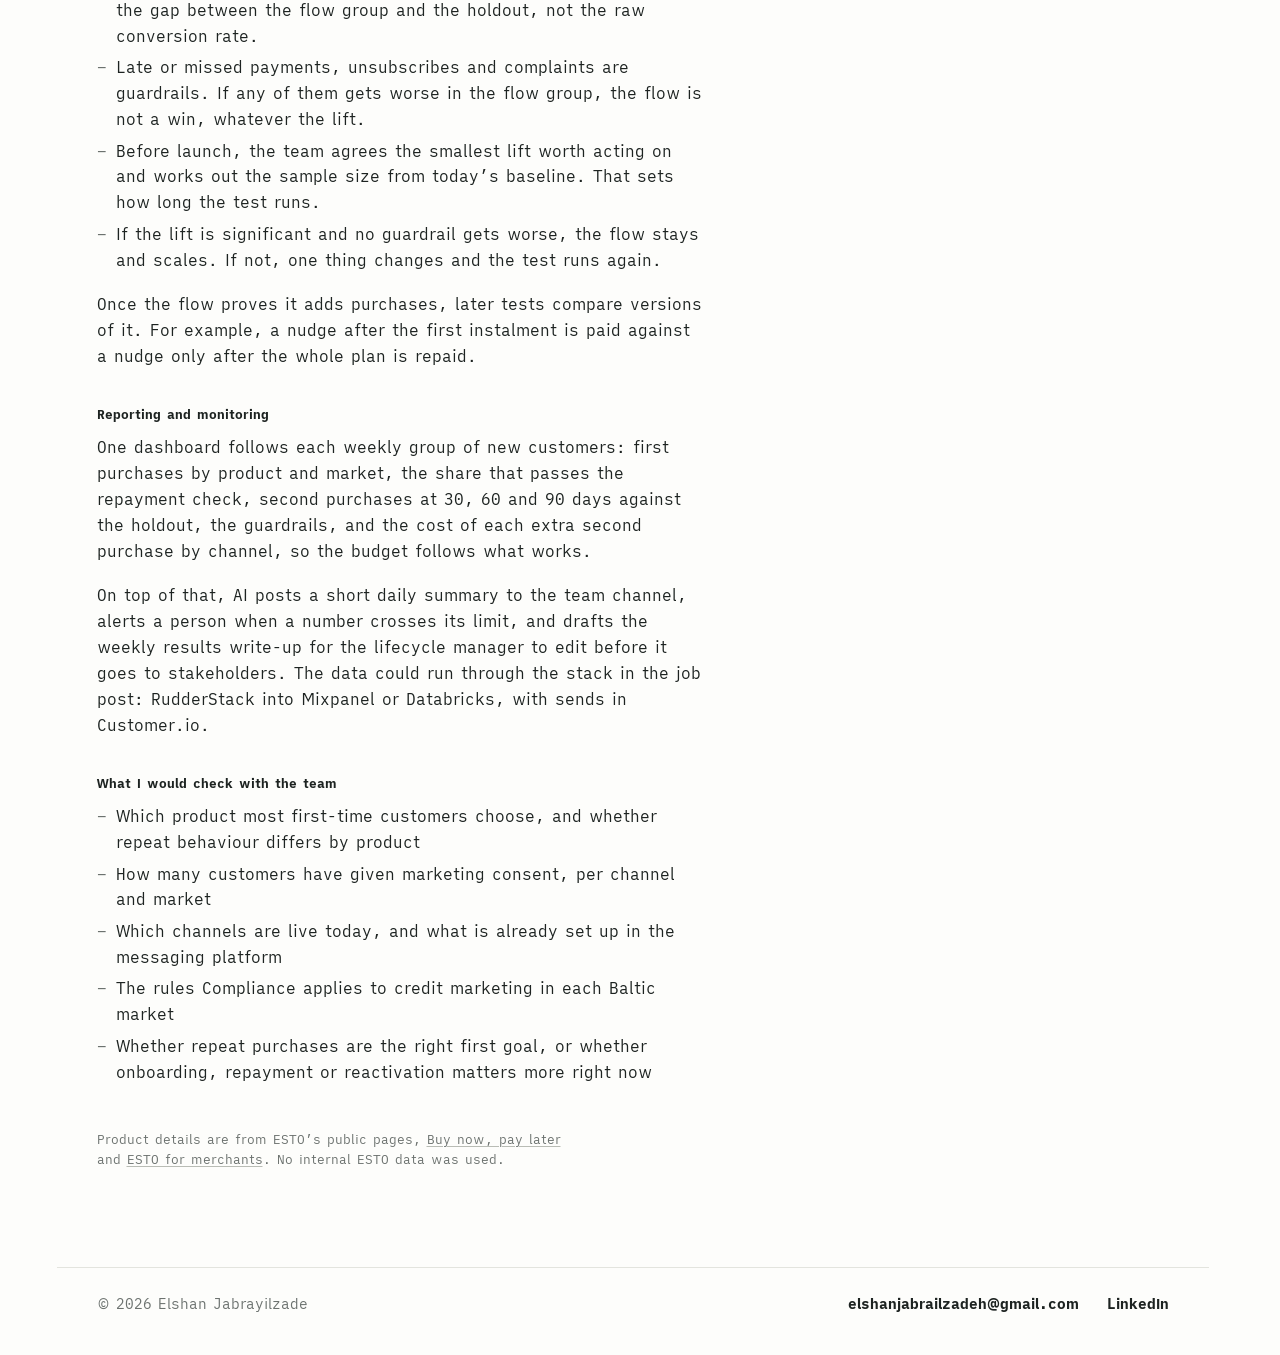
<file: portfolio/esto/index.html>
<!doctype html>
<html lang="en"><head>
  <meta charset="utf-8">
  <meta name="viewport" content="width=device-width, initial-scale=1">
  <title>An agentic lifecycle flow for ESTO | Elshan Jabrayilzade</title>
  <meta name="description" content="A spec concept by Elshan Jabrayilzade: an AI-assisted flow that turns first-time ESTO customers into repeat customers, with repayment first.">
  <meta name="author" content="Elshan Jabrayilzade">
  <meta name="src-path" content="portfolio/esto/index.html">
  <meta property="og:title" content="An agentic lifecycle flow for ESTO | Elshan Jabrayilzade">
  <meta property="og:description" content="An AI-assisted flow that turns first-time ESTO customers into repeat customers, with repayment first.">
  <meta property="og:type" content="website">
  <link rel="preload" href="../../assets/fonts/brygada-1918-latin-wght-normal.woff2" as="font" type="font/woff2" crossorigin="">
  <link rel="stylesheet" href="../../assets/site.css?v=b7274e78">
  <style>
    .concept { max-width: 38rem; }
    .concept .piece { display: block; }
    .diagram { margin: 2.5rem 0; }
    .diagram svg { width: 100%; max-width: 30rem; height: auto; display: block; font-family: var(--sans); }
    .diagram .t { fill: var(--ink); font-size: 15px; font-weight: 700; }
    .diagram .s { fill: var(--muted); font-size: 13px; }
    .diagram .k { fill: var(--ink); font-size: 13px; }
    .diagram .ai { fill: var(--bar); stroke: none; }
    .diagram .hu { fill: none; stroke: var(--accent); stroke-width: 2; }
    .diagram .ru { fill: none; stroke: var(--muted); stroke-width: 1.25; }
    .diagram .ln { fill: none; stroke: var(--muted); stroke-width: 1.25; }
    .diagram .hd { fill: var(--muted); }
    .roles dt { font-family: var(--sans); font-size: 0.8rem; font-weight: 700; margin-top: 1.4rem; }
    .roles dd { margin: 0.2rem 0 0; }
    .roles dd span { font-family: var(--sans); font-size: 0.8rem; color: var(--muted); margin-right: 0.35rem; }
  </style>
  <script>document.documentElement.className = "js";(function(){var t;try{t=localStorage.getItem("theme")}catch(e){}if(t!=="dark"&&t!=="light")t=window.matchMedia&&matchMedia("(prefers-color-scheme: dark)").matches?"dark":"light";document.documentElement.setAttribute("data-theme",t)})();</script>
</head>
<body>
  <header class="top wrap">
    <div class="brand">
      <a class="name" href="../../">Elshan Jabrayilzade</a>
      <button class="theme" type="button" aria-label="Switch between light and dark">
          <svg class="moon" viewBox="0 0 24 24" width="18" height="18" aria-hidden="true"><path d="M20 14.5A8.5 8.5 0 0 1 9.5 4 8.5 8.5 0 1 0 20 14.5z" fill="none" stroke="currentColor" stroke-width="1.6" stroke-linejoin="round"></path></svg>
          <svg class="sun" viewBox="0 0 24 24" width="18" height="18" aria-hidden="true"><circle cx="12" cy="12" r="4.2" fill="none" stroke="currentColor" stroke-width="1.6"></circle><path d="M12 2.5v2.6M12 18.9v2.6M2.5 12h2.6M18.9 12h2.6M5.3 5.3l1.8 1.8M16.9 16.9l1.8 1.8M5.3 18.7l1.8-1.8M16.9 7.1l1.8-1.8" stroke="currentColor" stroke-width="1.6" stroke-linecap="round"></path></svg>
        </button>
    </div>
    <nav class="nav" aria-label="Site">
      <a href="../../about/">About</a>
      <a href="../../portfolio/" aria-current="page">Portfolio</a>
      <a href="../../stories/">Stories</a>
      <a href="../../assets/elshan-jabrayilzade-cv.pdf">CV</a>
    </nav>
  </header>

  <main class="wrap">
    <div class="concept">
<article class="piece is-shown">
  <p class="label"><a href="../lifecycle/#overview">All lifecycle and email pieces</a></p>
  <h1>From first purchase to second: an agentic lifecycle flow for ESTO</h1>
  <p class="label">Spec concept, October 2026. Built from public information for my application to ESTO’s Lifecycle Marketing Manager role. Not affiliated with ESTO</p>
  <p class="lead">More first-time ESTO customers come back for a second purchase within 90 days, with no rise in missed payments. AI drafts, launches and watches. People approve the copy and decide every next test.</p>
  <p>Most customers meet ESTO at a partner store’s checkout. They choose Pay Later, ESTO 3 or hire purchase, and leave. Lifecycle is where a one-time buyer can become a regular.</p>
  <p>Every ESTO product is credit, so the flow is built around one rule: repayment comes first, the next purchase second. A customer only hears about a second purchase once their first plan is on track. That protects the customer, keeps Compliance comfortable, and brings back the repeat customers ESTO actually wants.</p>

  <h2>The flow</h2>
  <figure class="diagram">
    <svg viewBox="0 0 480 856" role="img" aria-label="The flow: first purchase, build cohort, a repayment check, then a loop of drafting, review, launch, monitoring, results and a decision">
      <defs><marker id="hd" viewBox="0 0 10 10" refX="9" refY="5" markerWidth="7" markerHeight="7" orient="auto-start-reverse"><path class="hd" d="M0 0L10 5L0 10z"/></marker></defs>

      <rect class="ai" x="0" y="6" width="14" height="14" rx="3"/><text class="k" x="22" y="18">AI owns</text>
      <rect class="hu" x="112" y="6" width="14" height="14" rx="3"/><text class="k" x="134" y="18">Person reviews</text>
      <rect class="ru" x="270" y="6" width="14" height="14" rx="3"/><text class="k" x="292" y="18">Event or fixed rule</text>

      <g class="ln" marker-end="url(#hd)">
        <path d="M170 96V134"/>
        <path d="M170 186V220"/>
        <path d="M280 266H320"/>
        <path d="M390 240V160H280"/>
        <path d="M170 312V346"/>
        <path d="M170 398V432"/>
        <path d="M170 484V518"/>
        <path d="M170 570V604"/>
        <path d="M170 656V690"/>
        <path d="M170 742V776"/>
        <path d="M60 802H30V372H60"/>
      </g>

      <rect class="ru" x="60" y="44" width="220" height="52" rx="8"/>
      <text class="t" x="170" y="66" text-anchor="middle">First purchase</text>
      <text class="s" x="170" y="85" text-anchor="middle">any ESTO product</text>

      <rect class="ai" x="60" y="134" width="220" height="52" rx="8"/>
      <text class="t" x="170" y="156" text-anchor="middle">Build cohort</text>
      <text class="s" x="170" y="175" text-anchor="middle">segment and context</text>

      <polygon class="ru" points="60,266 170,220 280,266 170,312"/>
      <text class="t" x="170" y="262" text-anchor="middle">First payment</text>
      <text class="t" x="170" y="281" text-anchor="middle">on track?</text>

      <rect class="ru" x="320" y="240" width="140" height="52" rx="8"/>
      <text class="t" x="390" y="262" text-anchor="middle">Support</text>
      <text class="s" x="390" y="281" text-anchor="middle">reminders, help</text>
      <text class="s" x="300" y="258" text-anchor="middle">no</text>
      <text class="s" x="398" y="204">re-check</text>
      <text class="s" x="180" y="334">yes</text>

      <rect class="ai" x="60" y="346" width="220" height="52" rx="8"/>
      <text class="t" x="170" y="368" text-anchor="middle">Draft variants</text>
      <text class="s" x="170" y="387" text-anchor="middle">email, SMS, push</text>

      <rect class="hu" x="60" y="432" width="220" height="52" rx="8"/>
      <text class="t" x="170" y="454" text-anchor="middle">Review</text>
      <text class="s" x="170" y="473" text-anchor="middle">voice, language, compliance</text>

      <rect class="ai" x="60" y="518" width="220" height="52" rx="8"/>
      <text class="t" x="170" y="540" text-anchor="middle">Launch</text>
      <text class="s" x="170" y="559" text-anchor="middle">with a holdout group</text>

      <rect class="ai" x="60" y="604" width="220" height="52" rx="8"/>
      <text class="t" x="170" y="626" text-anchor="middle">Monitor</text>
      <text class="s" x="170" y="645" text-anchor="middle">alerts and auto-pause</text>

      <rect class="ai" x="60" y="690" width="220" height="52" rx="8"/>
      <text class="t" x="170" y="712" text-anchor="middle">Read results</text>
      <text class="s" x="170" y="731" text-anchor="middle">propose the next test</text>

      <rect class="hu" x="60" y="776" width="220" height="52" rx="8"/>
      <text class="t" x="170" y="798" text-anchor="middle">Decide</text>
      <text class="s" x="170" y="817" text-anchor="middle">next test, or stop</text>

      <text class="s" x="22" y="590" text-anchor="middle" transform="rotate(-90 22 590)">new test brief</text>
    </svg>
    <figcaption>Customers who aren’t on track with their first payment get support, not offers, and are checked again later.</figcaption>
  </figure>

  <h2>What AI owns, what a person reviews</h2>
  <p>AI takes the volume and the speed: data pulls, drafts, variants and daily monitoring. People keep anything that touches credit risk, legal claims, or the first send to real customers.</p>
  <dl class="roles">
    <dt>1. Build cohort</dt>
    <dd><span>AI</span>Pulls first-purchase events and groups customers by product, store category and market.</dd>
    <dd><span>Person</span>The lifecycle manager approves the segment definitions once. Data spot-checks the query.</dd>
    <dt>2. Repayment check</dt>
    <dd><span>AI</span>Nothing. Eligibility is a fixed set of rules, not a model.</dd>
    <dd><span>Person</span>Compliance signs off the rules, and any change goes back to them.</dd>
    <dt>3. Draft</dt>
    <dd><span>AI</span>Copy variants per segment and channel, in each market’s languages, with the required credit wording.</dd>
    <dd><span>Person</span>The lifecycle manager edits for voice, a native speaker checks each language, and Compliance approves any claim about fees or terms.</dd>
    <dt>4. Launch</dt>
    <dd><span>AI</span>Schedules the approved variants and sets up the holdout group.</dd>
    <dd><span>Person</span>Approves the first send of every new variant. After that, AI only rotates approved variants.</dd>
    <dt>5. Monitor</dt>
    <dd><span>AI</span>Watches delivery, clicks, unsubscribes, complaints and payment status every day, and pauses any send that crosses an agreed limit.</dd>
    <dd><span>Person</span>Gets the alert and decides whether to resume.</dd>
    <dt>6. Learn</dt>
    <dd><span>AI</span>Reads the results, writes a one-page summary and proposes the next test.</dd>
    <dd><span>Person</span>Decides what to test next, or stops the flow.</dd>
  </dl>
  <p>The repayment check is not AI on purpose. Deciding who is ready to be offered more credit should be predictable, explainable and easy to audit. A set of rules is all three. A model writing copy is none of them.</p>

  <h2>The first test</h2>
  <p>The first test answers one question: does the flow cause extra second purchases, or would those customers have come back anyway?</p>
  <ul>
    <li>A share of eligible first-time customers, 10% to start, gets only the messages about their payments. Everyone else gets the flow.</li>
    <li>The main number is a second purchase within 90 days. The lift is the gap between the flow group and the holdout, not the raw conversion rate.</li>
    <li>Late or missed payments, unsubscribes and complaints are guardrails. If any of them gets worse in the flow group, the flow is not a win, whatever the lift.</li>
    <li>Before launch, the team agrees the smallest lift worth acting on and works out the sample size from today’s baseline. That sets how long the test runs.</li>
    <li>If the lift is significant and no guardrail gets worse, the flow stays and scales. If not, one thing changes and the test runs again.</li>
  </ul>
  <p>Once the flow proves it adds purchases, later tests compare versions of it. For example, a nudge after the first instalment is paid against a nudge only after the whole plan is repaid.</p>

  <h2>Reporting and monitoring</h2>
  <p>One dashboard follows each weekly group of new customers: first purchases by product and market, the share that passes the repayment check, second purchases at 30, 60 and 90 days against the holdout, the guardrails, and the cost of each extra second purchase by channel, so the budget follows what works.</p>
  <p>On top of that, AI posts a short daily summary to the team channel, alerts a person when a number crosses its limit, and drafts the weekly results write-up for the lifecycle manager to edit before it goes to stakeholders. The data could run through the stack in the job post: RudderStack into Mixpanel or Databricks, with sends in Customer.io.</p>

  <h2>What I would check with the team</h2>
  <ul>
    <li>Which product most first-time customers choose, and whether repeat behaviour differs by product</li>
    <li>How many customers have given marketing consent, per channel and market</li>
    <li>Which channels are live today, and what is already set up in the messaging platform</li>
    <li>The rules Compliance applies to credit marketing in each Baltic market</li>
    <li>Whether repeat purchases are the right first goal, or whether onboarding, repayment or reactivation matters more right now</li>
  </ul>
  <p class="label note">Product details are from ESTO’s public pages, <a href="https://esto.lv/en/buy-now-pay-later">Buy now, pay later</a> and <a href="https://esto.lv/b2b/en/">ESTO for merchants</a>. No internal ESTO data was used.</p>
</article>
    </div>
  </main>

  <footer class="foot wrap">
    <span>&copy; 2026 Elshan Jabrayilzade</span>
    <a href="mailto:elshanjabrailzadeh@gmail.com">elshanjabrailzadeh@gmail.com</a>
    <a href="https://www.linkedin.com/in/elshanjh">LinkedIn</a>
  </footer>
  <script src="../../assets/site.js?v=b7274e78"></script>
</body>
</html>
</file>
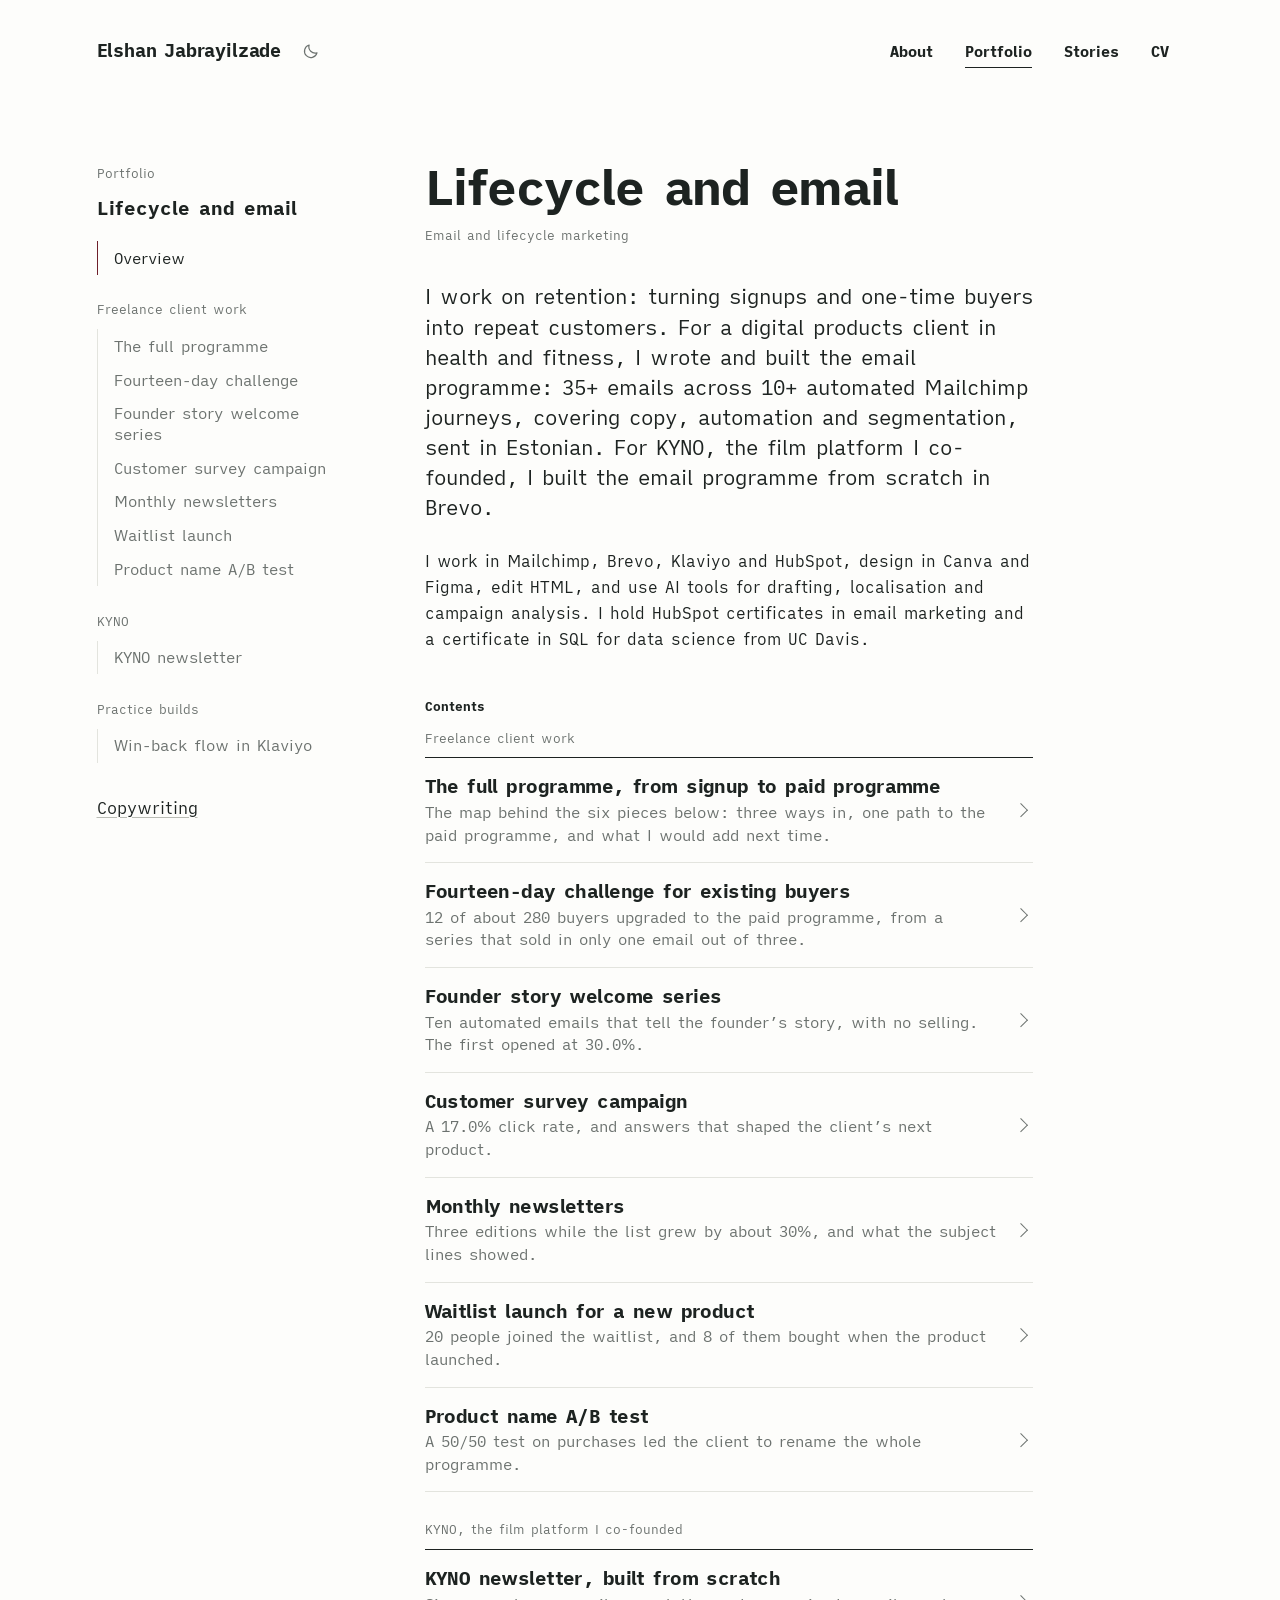
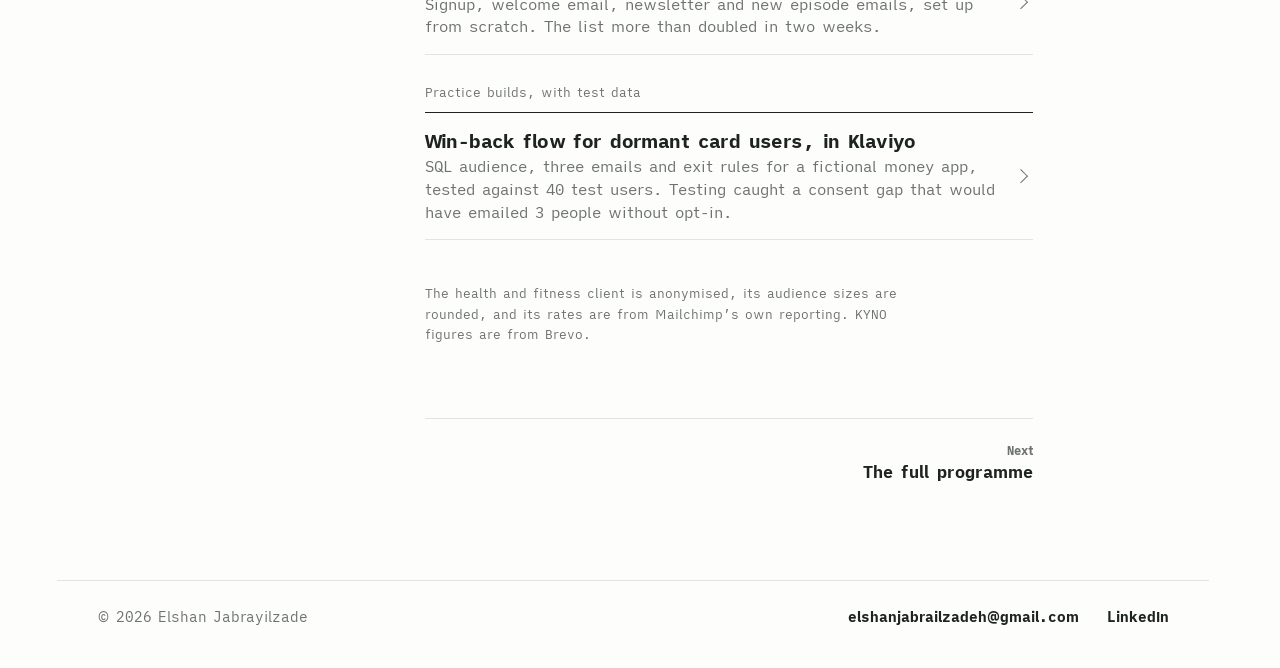
<file: portfolio/lifecycle/index.html>
<!doctype html>
<html lang="en"><head>
  <meta charset="utf-8">
  <meta name="viewport" content="width=device-width, initial-scale=1">
  <title>Lifecycle and email | Elshan Jabrayilzade</title>
  <meta name="description" content="Email automations, newsletters and campaigns written and built by Elshan Jabrayilzade.">
  <meta name="author" content="Elshan Jabrayilzade">
  <meta name="src-path" content="portfolio/lifecycle/index.html">
  <meta property="og:title" content="Lifecycle and email | Elshan Jabrayilzade">
  <meta property="og:description" content="Email automations, newsletters and campaigns written and built by Elshan Jabrayilzade.">
  <meta property="og:type" content="website">
  <link rel="preload" href="../../assets/fonts/brygada-1918-latin-wght-normal.woff2" as="font" type="font/woff2" crossorigin="">
  <link rel="stylesheet" href="../../assets/site.css?v=b7274e78">
  <style>
    .mail { border: 1px solid var(--bar); border-radius: 8px; padding: 1.5rem 1.6rem 0.6rem; margin: 0; }
    .mail .mh { font-family: var(--sans); font-size: 0.8rem; color: var(--muted); margin: 0 0 0.3rem; }
    .mail .mh b { color: var(--ink); font-weight: 700; margin-right: 0.35rem; }
    .mail .mh + p:not(.mh) { margin-top: 1.4rem; }
    .mail p { margin: 0 0 1rem; }
    .mail .cta { font-family: var(--sans); font-size: 0.9rem; font-weight: 700; }
    .opts { font-family: var(--sans); font-size: 0.85rem; color: var(--muted); margin: -0.6rem 0 1.2rem; }
  </style>
  <style>#lumo-winback pre { width: 0; min-width: 100%; box-sizing: border-box; font-size: 0.85rem; line-height: 1.5; overflow-x: auto; padding: 1rem 1.25rem; margin: 1.5rem 0; background: var(--bar); border-radius: 6px; } #lumo-winback .qa td { vertical-align: top; } #lumo-winback .qa td + td, #lumo-winback .qa th + th { padding-left: 1.25rem; width: 45%; } #lumo-winback ul li { margin-bottom: 0.6rem; }</style>
  <style>
    #kyno .diagram { margin: 2.5rem 0; }
    #kyno .diagram svg { width: 100%; max-width: 30rem; height: auto; display: block; font-family: var(--sans); }
    #kyno .diagram .t { fill: var(--ink); font-size: 14px; font-weight: 700; }
    #kyno .diagram .s { fill: var(--muted); font-size: 11.5px; }
    #kyno .diagram .k { fill: var(--ink); font-size: 13px; }
    #kyno .diagram .src { fill: none; stroke: var(--accent); stroke-width: 2; }
    #kyno .diagram .au { fill: var(--bar); stroke: none; }
    #kyno .diagram .camp { fill: none; stroke: var(--muted); stroke-width: 1.25; stroke-dasharray: 5 4; }
    #kyno .diagram .lst { fill: none; stroke: var(--muted); stroke-width: 1.25; }
    #kyno .diagram .ln { fill: none; stroke: var(--muted); stroke-width: 1.25; }
    #kyno .diagram .hd { fill: var(--muted); }
    #programme .segs td { vertical-align: top; }
    #programme .segs td + td { padding-left: 1rem; }
    #programme .decisions li { margin-bottom: 0.9rem; }
    #programme .diagram { margin: 2.5rem 0; }
    #programme .diagram svg { width: 100%; max-width: 30rem; height: auto; display: block; font-family: var(--sans); }
    #programme .diagram .t { fill: var(--ink); font-size: 14px; font-weight: 700; }
    #programme .diagram .s { fill: var(--muted); font-size: 11.5px; }
    #programme .diagram .k { fill: var(--ink); font-size: 13px; }
    #programme .diagram .au { fill: var(--bar); stroke: none; }
    #programme .diagram .entry { fill: none; stroke: var(--accent); stroke-width: 2; }
    #programme .diagram .stage { fill: none; stroke: var(--muted); stroke-width: 1.25; }
    #programme .diagram .ln { fill: none; stroke: var(--muted); stroke-width: 1.25; }
    #programme .diagram .hd { fill: var(--muted); }
  </style>
  <style>
  </style>
  <script>document.documentElement.className = "js";(function(){var t;try{t=localStorage.getItem("theme")}catch(e){}if(t!=="dark"&&t!=="light")t=window.matchMedia&&matchMedia("(prefers-color-scheme: dark)").matches?"dark":"light";document.documentElement.setAttribute("data-theme",t)})();</script>
</head>
<body>
  <header class="top wrap">
    <div class="brand">
      <a class="name" href="../../">Elshan Jabrayilzade</a>
      <button class="theme" type="button" aria-label="Switch between light and dark">
          <svg class="moon" viewBox="0 0 24 24" width="18" height="18" aria-hidden="true"><path d="M20 14.5A8.5 8.5 0 0 1 9.5 4 8.5 8.5 0 1 0 20 14.5z" fill="none" stroke="currentColor" stroke-width="1.6" stroke-linejoin="round"></path></svg>
          <svg class="sun" viewBox="0 0 24 24" width="18" height="18" aria-hidden="true"><circle cx="12" cy="12" r="4.2" fill="none" stroke="currentColor" stroke-width="1.6"></circle><path d="M12 2.5v2.6M12 18.9v2.6M2.5 12h2.6M18.9 12h2.6M5.3 5.3l1.8 1.8M16.9 16.9l1.8 1.8M5.3 18.7l1.8-1.8M16.9 7.1l1.8-1.8" stroke="currentColor" stroke-width="1.6" stroke-linecap="round"></path></svg>
        </button>
    </div>
    <nav class="nav" aria-label="Site">
      <a href="../../about/">About</a>
      <a href="../../portfolio/" aria-current="page">Portfolio</a>
      <a href="../../stories/">Stories</a>
      <a href="../../assets/elshan-jabrayilzade-cv.pdf">CV</a>
    </nav>
  </header>

  <main class="wrap">
    <div class="section has-overview">
      <aside class="list">
        <a class="back" href="../">Portfolio</a>
        <h2>Lifecycle and email</h2>
        <ul>
          <li><a href="#overview">Overview</a></li>
        </ul>
        <h3>Freelance client work</h3>
        <ul>
          <li><a href="#programme">The full programme</a></li>
          <li><a href="#challenge">Fourteen-day challenge</a></li>
          <li><a href="#welcome-series">Founder story welcome series</a></li>
          <li><a href="#survey">Customer survey campaign</a></li>
          <li><a href="#newsletters">Monthly newsletters</a></li>
          <li><a href="#waitlist">Waitlist launch</a></li>
          <li><a href="#name-test">Product name A/B test</a></li>
        </ul>
        <h3>KYNO</h3>
        <ul>
          <li><a href="#kyno">KYNO newsletter</a></li>
        </ul>
        <h3>Practice builds</h3>
        <ul>
          <li><a href="#lumo-winback">Win-back flow in Klaviyo</a></li>
        </ul>
        <a class="other" href="../copywriting/">Copywriting</a>
      </aside>
      <div class="pieces">
<article class="piece" id="overview" data-title="Overview">
  <h1>Lifecycle and email</h1>
  <p class="label">Email and lifecycle marketing</p>
  <p class="lead">I work on retention: turning signups and one-time buyers into repeat customers. For a digital products client in health and fitness, I wrote and built the email programme: 35+ emails across 10+ automated Mailchimp journeys, covering copy, automation and segmentation, sent in Estonian. For KYNO, the film platform I co-founded, I built the email programme from scratch in Brevo.</p>
  <p>I work in Mailchimp, Brevo, Klaviyo and HubSpot, design in Canva and Figma, edit HTML, and use AI tools for drafting, localisation and campaign analysis. I hold HubSpot certificates in email marketing and a certificate in SQL for data science from UC Davis.</p>
  <h2 class="picks-title">Contents</h2>
  <h3 class="picks-group">Freelance client work</h3>
  <ul class="picks">
    <li><a href="#programme"><b>The full programme, from signup to paid programme</b><span>The map behind the six pieces below: three ways in, one path to the paid programme, and what I would add next time.</span></a></li>
    <li><a href="#challenge"><b>Fourteen-day challenge for existing buyers</b><span>12 of about 280 buyers upgraded to the paid programme, from a series that sold in only one email out of three.</span></a></li>
    <li><a href="#welcome-series"><b>Founder story welcome series</b><span>Ten automated emails that tell the founder’s story, with no selling. The first opened at 30.0%.</span></a></li>
    <li><a href="#survey"><b>Customer survey campaign</b><span>A 17.0% click rate, and answers that shaped the client’s next product.</span></a></li>
    <li><a href="#newsletters"><b>Monthly newsletters</b><span>Three editions while the list grew by about 30%, and what the subject lines showed.</span></a></li>
    <li><a href="#waitlist"><b>Waitlist launch for a new product</b><span>20 people joined the waitlist, and 8 of them bought when the product launched.</span></a></li>
    <li><a href="#name-test"><b>Product name A/B test</b><span>A 50/50 test on purchases led the client to rename the whole programme.</span></a></li>
  </ul>
  <h3 class="picks-group">KYNO, the film platform I co-founded</h3>
  <ul class="picks">
    <li><a href="#kyno"><b>KYNO newsletter, built from scratch</b><span>Signup, welcome email, newsletter and new episode emails, set up from scratch. The list more than doubled in two weeks.</span></a></li>
  </ul>
  <h3 class="picks-group">Practice builds, with test data</h3>
  <ul class="picks">
    <li><a href="#lumo-winback"><b>Win-back flow for dormant card users, in Klaviyo</b><span>SQL audience, three emails and exit rules for a fictional money app, tested against 40 test users. Testing caught a consent gap that would have emailed 3 people without opt-in.</span></a></li>
  </ul>
  <p class="label note">The health and fitness client is anonymised, its audience sizes are rounded, and its rates are from Mailchimp’s own reporting. KYNO figures are from Brevo.</p>
</article>

<article class="piece" id="programme" data-title="The full programme">
  <a class="back-m" href="./">All lifecycle and email pieces</a>
  <h1>The full programme, from signup to paid programme</h1>
  <p class="label">Lifecycle programme, Mailchimp, three months</p>
  <p class="lead">For a health and fitness client, I wrote and built 35+ emails across 10+ automated Mailchimp journeys, sent in Estonian. Each piece on this page covers one part. This one shows how they worked together, from a first signup to the paid programme.</p>
  <p>The client sold an entry-level product, a cookbook and a paid programme. The goal was a clear path from first signup to the paid programme that didn’t wear out the list, and a way to hear from customers so their answers could shape what came next.</p>

  <h2>The map</h2>
  <p>Before building, I mapped the whole programme: where contacts come from, which tag each step applies, and where every path leads.</p>
  <figure class="diagram">
    <svg viewBox="0 0 480 640" role="img" aria-label="Three ways in: signup form, free download and cookbook purchase. Each has its own follow-up, all lead to the founder story series, cookbook buyers also get the 14-day challenge, and anyone who buys the programme becomes a programme customer and starts onboarding">
      <defs><marker id="prog-hd" viewBox="0 0 10 10" refX="9" refY="5" markerWidth="7" markerHeight="7" orient="auto-start-reverse"><path class="hd" d="M0 0L10 5L0 10z"></path></marker></defs>

      <rect class="entry" x="1" y="6" width="14" height="14" rx="3"></rect><text class="k" x="22" y="18">Way in</text>
      <rect class="au" x="94" y="6" width="14" height="14" rx="3"></rect><text class="k" x="116" y="18">Automation</text>
      <rect class="stage" x="214" y="6" width="14" height="14" rx="3"></rect><text class="k" x="236" y="18">Lead or customer</text>

      <g class="ln" marker-end="url(#prog-hd)">
        <path d="M80 92V130"></path><path d="M240 92V130"></path><path d="M400 92V130"></path>
        <path d="M80 178V216"></path><path d="M240 178V216"></path><path d="M400 178V216"></path>
        <path d="M170 240H160V154H150"></path>
        <path d="M80 264V318"></path><path d="M240 264V318"></path><path d="M400 264V318"></path>
        <path d="M400 292H290V318"></path>
        <path d="M160 366V384H240V404"></path>
        <path d="M240 476V506"></path>
        <path d="M240 554V584"></path>
      </g>
      <path class="ln" d="M400 366V384H240"></path>

      <rect class="entry" x="10" y="44" width="140" height="48" rx="8"></rect>
      <text class="t" x="80" y="73" text-anchor="middle">Signup form</text>
      <rect class="entry" x="170" y="44" width="140" height="48" rx="8"></rect>
      <text class="t" x="240" y="73" text-anchor="middle">Free download</text>
      <rect class="entry" x="330" y="44" width="140" height="48" rx="8"></rect>
      <text class="t" x="400" y="73" text-anchor="middle">Cookbook buy</text>

      <rect class="stage" x="10" y="130" width="140" height="48" rx="8"></rect>
      <text class="t" x="80" y="159" text-anchor="middle">Lead</text>
      <rect class="stage" x="170" y="130" width="140" height="48" rx="8"></rect>
      <text class="t" x="240" y="159" text-anchor="middle">Lead</text>
      <rect class="stage" x="330" y="130" width="140" height="48" rx="8"></rect>
      <text class="t" x="400" y="159" text-anchor="middle">Cookbook buyer</text>

      <rect class="au" x="10" y="216" width="140" height="48" rx="8"></rect>
      <text class="t" x="80" y="236" text-anchor="middle">Follow-ups</text>
      <text class="s" x="80" y="254" text-anchor="middle">to the programme</text>
      <rect class="au" x="170" y="216" width="140" height="48" rx="8"></rect>
      <text class="t" x="240" y="236" text-anchor="middle">Follow-ups</text>
      <text class="s" x="240" y="254" text-anchor="middle">to the form</text>
      <rect class="au" x="330" y="216" width="140" height="48" rx="8"></rect>
      <text class="t" x="400" y="236" text-anchor="middle">Recipe series</text>
      <text class="s" x="400" y="254" text-anchor="middle">nurture</text>

      <rect class="au" x="10" y="318" width="300" height="48" rx="8"></rect>
      <text class="t" x="160" y="338" text-anchor="middle">Founder story series</text>
      <text class="s" x="160" y="356" text-anchor="middle">10 emails, for everyone who hasn’t bought</text>
      <rect class="au" x="330" y="318" width="140" height="48" rx="8"></rect>
      <text class="t" x="400" y="338" text-anchor="middle">14-day challenge</text>
      <text class="s" x="400" y="356" text-anchor="middle">2 value, 1 offer</text>

      <polygon class="stage" points="160,440 240,404 320,440 240,476"></polygon>
      <text class="t" x="240" y="437" text-anchor="middle">Bought the</text>
      <text class="t" x="240" y="455" text-anchor="middle">programme?</text>
      <text class="s" x="330" y="444">no: newsletter</text>
      <text class="s" x="250" y="496">yes</text>

      <rect class="stage" x="150" y="506" width="180" height="48" rx="8"></rect>
      <text class="t" x="240" y="535" text-anchor="middle">Programme customer</text>
      <rect class="au" x="150" y="584" width="180" height="48" rx="8"></rect>
      <text class="t" x="240" y="613" text-anchor="middle">Onboarding</text>
    </svg>
    <figcaption>Simplified and anonymised. A download lead who fills in the form joins the form path. Every path checks for a programme purchase along the way, and a buyer leaves the nurture as soon as they buy.</figcaption>
  </figure>

  <h2>How it works</h2>
  <ol class="flow">
    <li><b>Three ways in</b>Contacts arrive through a signup form, a free download or a cookbook purchase. Each way in applies its own tag, so every later email knows where the contact came from.</li>
    <li><b>Follow-up by source</b>Form leads get follow-ups toward the paid programme. Download leads get follow-ups that invite them to fill in the form, and those who do join the form path. Cookbook buyers get a recipe series.</li>
    <li><b>Founder story</b>When any of these ends without a programme purchase, the contact enters the ten-email founder story series.</li>
    <li><b>Upsell</b>Cookbook buyers also get the 14-day challenge, which leads to the programme offer.</li>
    <li><b>Purchase</b>A programme purchase at any point tags the contact as a programme customer and starts onboarding.</li>
    <li><b>Alongside</b>The monthly newsletter, the customer survey, the waitlist, the name A/B test and a time-limited cookbook offer to leads ran as campaigns around these journeys.</li>
  </ol>

  <h2>Segments</h2>
  <p>Tags record what a contact did. Segments sort the whole list by where each person stands, so every send has a clear audience. Leads were sorted by engagement, customers by what they bought.</p>
  <table class="segs">
    <thead>
      <tr><th>Segment</th><th>Rule</th><th>What they got</th></tr>
    </thead>
    <tbody>
      <tr><td>Leads<i>High intent</i></td><td>No purchase, two or more clicks in the last 30 days</td><td>The programme offer first, and launches before anyone else</td></tr>
      <tr><td>Leads<i>Engaged</i></td><td>No purchase, opened or clicked in the last 60 days</td><td>Follow-ups, the newsletter and launch emails</td></tr>
      <tr><td>Leads<i>New</i></td><td>Joined in the last 30 days</td><td>The entry sequences and the founder story, before any offer</td></tr>
      <tr><td>Leads<i>Inactive</i></td><td>No opens or clicks in 90 days</td><td>The newsletter only, kept apart from offers</td></tr>
      <tr><td>Customers<i>Cookbook</i></td><td>Bought the cookbook</td><td>The recipe series and the 14-day challenge</td></tr>
      <tr><td>Customers<i>Programme</i></td><td>Bought the paid programme</td><td>Onboarding, and no more programme offers</td></tr>
      <tr><td>Customers<i>More than one product</i></td><td>Bought two or more products</td><td>Left out of offers for products they already own</td></tr>
      <tr><td>Cancelled</td><td>Cancelled or stopped a purchase</td><td>Left out of all offers</td></tr>
    </tbody>
  </table>
  <p>Three rules keep the segments clean. A buyer leaves the lead segments as soon as they buy, so customers never get a lead offer. A lead sits in one engagement level at a time, and the highest one wins. And cancelled contacts are left out of every offer, so nobody is sold to straight after leaving.</p>

  <h2>Decisions, including what I didn’t send</h2>
  <p>Most of the work was deciding who should not get an email, and when. These are the calls that shaped the programme.</p>
  <ul class="decisions">
    <li><b>No offer in the welcome series.</b> New subscribers hadn’t met the founder yet. Ten emails built trust in the person and the method first, and the offer came later in the journey.</li>
    <li><b>Two value emails for every offer.</b> Challenge buyers had already paid once, and a daily offer would wear out that relationship. Unsubscribes stayed at 0.7% per email across 14 daily sends.</li>
    <li><b>A faster start, then more space.</b> The welcome series sent its first two emails a day apart, then moved to every two days, so the story kept its pull without crowding the inbox.</li>
    <li><b>Inactive leads were left alone.</b> People who had stopped opening got the newsletter only. Sending them offers would risk complaints and hurt delivery for everyone else.</li>
    <li><b>Nothing sold to cancelled customers.</b> Selling to someone straight after they leave tells them nobody listened.</li>
    <li><b>The waitlist heard first.</b> The launch went to the 20 people who raised their hand before anyone else, and 8 of them bought.</li>
    <li><b>One ask in the survey.</b> One ask and one link, under a personal subject line, so the request was easy to say yes to. It drew a 17.0% click rate.</li>
    <li><b>A newsletter rule, changed after a miss.</b> The seasonal subject line opened at 18.9%. The next edition went back to naming one problem with the reader’s own training, and recovered to 32.3%.</li>
  </ul>

  <h2>Where the revenue comes from</h2>
  <p>The map also set out four sales opportunities, so each journey had a commercial job:</p>
  <ul>
    <li><b>Upsell:</b> cookbook buyers to the paid programme</li>
    <li><b>Cross-sell:</b> programme customers to the cookbook</li>
    <li><b>Down-sell:</b> leads who don’t buy the programme to a lower-priced offer, such as the cookbook</li>
    <li><b>Re-engagement:</b> inactive leads and customers back through the newsletter</li>
  </ul>

  <h2>Results at each stage</h2>
  <table>
    <thead>
      <tr><th>Stage</th><th>Result</th></tr>
    </thead>
    <tbody>
      <tr><td>Welcome<i><a href="#welcome-series">Founder story welcome series</a></i></td><td>First email opened at 30.0%, against an account average of about 25%. The strongest reached 47.8%.</td></tr>
      <tr><td>Engagement<i><a href="#newsletters">Monthly newsletters</a></i></td><td>The list grew about 30%, from roughly 470 to 610 subscribers.</td></tr>
      <tr><td>Listening<i><a href="#survey">Customer survey campaign</a></i></td><td>A 17.0% click rate, about six times the campaign average.</td></tr>
      <tr><td>Launch<i><a href="#waitlist">Waitlist launch</a></i></td><td>8 of the 20 people on the waitlist bought, a 40% conversion.</td></tr>
      <tr><td>Upsell<i><a href="#challenge">Fourteen-day challenge</a></i></td><td>About 4.3% of buyers upgraded, with unsubscribes averaging 0.7% per email.</td></tr>
      <tr><td>Optimisation<i><a href="#name-test">Product name A/B test</a></i></td><td>The client renamed the programme across the whole business.</td></tr>
    </tbody>
  </table>

  <h2>Looking back</h2>
  <p>The programme covered every way in, through to onboarding. Looking back, I would add two journeys next time:</p>
  <ul>
    <li>A checkout reminder for people who start a purchase and don’t finish it</li>
    <li>A dedicated win-back flow, so inactive contacts get more than the newsletter before they become dead weight on the list</li>
  </ul>
  <p>I would also give every value email in the challenge a small link to click, so engagement between offers can be measured, and track revenue per journey rather than opens and clicks alone.</p>
</article>

<article class="piece" id="challenge" data-title="Fourteen-day challenge">
  <a class="back-m" href="./">All lifecycle and email pieces</a>
  <h1>Fourteen-day challenge for existing buyers</h1>
  <p class="label">Daily email series, 14 days</p>
  <p class="lead">A daily email series kept about 90% of its starting audience subscribed through day 14 while selling in only one email out of three.</p>
  <p>The goal was to move buyers of an entry-level product toward a paid programme without wearing out the relationship. The audience was about 280 customers who had already bought once.</p>
  <p>I planned the 14-day arc, wrote every email, and built the automation. I set one rule for the series: two emails give practical value, the third makes the offer.</p>
  <p>The clicks came where the series was designed to ask for them, on the selling emails, led by the first one at 3.2%. Unsubscribes averaged 0.7% per email and never passed 2%, low for daily sends over two weeks.</p>
  <p>12 of the roughly 280 buyers upgraded to the paid programme, about 4.3%.</p>

  <figure class="chart">
    <ol class="bars" aria-label="Open rate for each of the 14 emails, in percent">
      <li style="height:84.4%"><span>27.0</span></li>
      <li style="height:91.9%"><span>29.4</span></li>
      <li class="sell" style="height:70.3%"><span>22.5</span></li>
      <li style="height:63.4%"><span>20.3</span></li>
      <li style="height:62.8%"><span>20.1</span></li>
      <li class="sell" style="height:69.4%"><span>22.2</span></li>
      <li style="height:69.4%"><span>22.2</span></li>
      <li style="height:60.3%"><span>19.3</span></li>
      <li class="sell" style="height:60.3%"><span>19.3</span></li>
      <li style="height:54.4%"><span>17.4</span></li>
      <li style="height:63.4%"><span>20.3</span></li>
      <li class="sell" style="height:50.9%"><span>16.3</span></li>
      <li style="height:45.0%"><span>14.4</span></li>
      <li style="height:62.2%"><span>19.9</span></li>
    </ol>
    <div class="bar-nums" aria-hidden="true"><span>1</span><span>2</span><span>3</span><span>4</span><span>5</span><span>6</span><span>7</span><span>8</span><span>9</span><span>10</span><span>11</span><span>12</span><span>13</span><span>14</span></div>
    <figcaption>Open rate per email, in percent. Opens held near 20% across the 14 days. <i></i>Selling emails, every third in the series. Mailchimp reporting.</figcaption>
  </figure>

  <h2>How it was built</h2>
  <ol class="flow">
    <li><b>Start</b>A tag on the contact starts the flow, with two entry conditions that filter who can come in.</li>
    <li><b>Days 1 to 13</b>One email a day, with a one-day delay between each. Two emails give practical value, the third makes the offer, and the pattern repeats four times.</li>
    <li><b>Day 14</b>A final email closes the challenge, and the contact leaves the flow.</li>
  </ol>
  <p>286 contacts started the flow and 256 had received the final email when these numbers were taken. Nobody was removed early, so the gap is unsubscribes and a few contacts still in progress.</p>

  <p>What I would change: the value emails had no link to click, so the next version gives each one a small next step to measure engagement between offers.</p>
</article>

<article class="piece" id="welcome-series" data-title="Founder story welcome series">
  <a class="back-m" href="./">All lifecycle and email pieces</a>
  <h1>Founder story welcome series</h1>
  <p class="label">Automated sequence of ten emails</p>
  <p class="lead">A ten-email automated sequence that introduces new subscribers to the founder’s story. The first email opened at 30.0%, and the strongest reached 47.8%.</p>
  <p>The goal was to introduce subscribers to the founder and the method, with no selling. About 540 contacts entered the series.</p>
  <p>I wrote all ten emails as one continuing story, each ending on a reason to open the next.</p>

  <h2>How it was built</h2>
  <ol class="flow">
    <li><b>Start</b>The flow starts when a contact finishes one of three earlier sequences. Each ending applies a tag, and any of the three tags lets the contact in.</li>
    <li><b>Email 1 and 2</b>The second email follows one day after the first.</li>
    <li><b>Email 3 to 10</b>After that, one email every two days.</li>
    <li><b>End</b>A “completed” tag is added, so later campaigns can tell who has read the whole story.</li>
  </ol>

  <p>The first email opened at 30.0%, against an account average of about 25%. The strongest was the eighth email, at 47.8% opens and 9.0% clicks.</p>

  <h2>The strongest email</h2>
  <p>By the eighth email, readers know the founder’s story, so this one turns it toward them. It starts where they expect change to start, the mirror, and goes somewhere else. A customer story makes the case instead of a sales line, so the link at the end reads as an invitation.</p>
  <figure>
    <div class="mail">
      <p class="mh"><b>Subject</b>My belly wasn’t the first thing that changed</p>
      <p class="mh"><b>Preview</b>That’s when I knew the system was actually working.</p>
      <p>Hi Mari,</p>
      <p>When people think about getting fit, they usually picture the mirror first.</p>
      <p>That wasn’t how it happened for me.</p>
      <p>My back started feeling better. Training stopped feeling like a battle I had to mentally prepare for. My head became quieter because I wasn’t constantly thinking about whether I should train, what I should do or whether I’d already ruined the week.</p>
      <p>Then my body started following.</p>
      <p>That mattered because I hadn’t suddenly discovered some hidden reservoir of discipline.</p>
      <p>I was still the same person.</p>
      <p>Same job, same responsibilities. Same bad days too.</p>
      <p>The system was different.</p>
      <p>I’ve seen something similar with people I’ve worked with.</p>
      <p>One customer who stayed with me was a father of two who had spent years putting work and family first. He wasn’t trying to become someone who lived in the gym. He wanted to get back into shape, feel stronger and be comfortable with his body again without sacrificing the rest of his life to do it.</p>
      <p>The difference came when his training was built around the time he actually had instead of the time an ideal fitness programme expected him to have.</p>
      <p>He became more consistent, got stronger and finally reached the kind of shape he’d struggled to maintain before, while still being a father, working and having a normal life.</p>
      <p>That’s the kind of result I care about.</p>
      <p>Not turning someone into a fitness fanatic.</p>
      <p><b>Helping fitness finally fit into their life.</b></p>
      <p>If that’s what you’ve been missing too:</p>
      <p class="cta">→ Take a look at my fitness plan</p>
    </div>
    <figcaption>Email 8 of 10: 47.8% opens, 9.0% clicks. Sent in Estonian and shown here in English, with the founder’s name and the brand removed.</figcaption>
  </figure>
</article>

<article class="piece" id="survey" data-title="Customer survey campaign">
  <a class="back-m" href="./">All lifecycle and email pieces</a>
  <h1>Customer survey campaign</h1>
  <p class="label">One campaign email with an automated thank-you</p>
  <p class="lead">A short personal email asking customers for feedback got a 17.0% click rate, about six times the account’s campaign average of 2.8%.</p>
  <p>The goal was to collect direct feedback from customers to guide what we offered them next. It went to about 240 customers.</p>
  <p>I wrote the email as a personal request under the subject line “Do you have a few minutes for me?”, kept it to one ask and one link, and built an automated thank-you for everyone who responded.</p>
  <p>27.8% opened and 17.0% clicked through to the survey. 36 people completed it, and 88.9% of them opened the thank-you email.</p>
  <p>The answers showed what customers wanted next, and the client designed and launched its next product based on them.</p>

  <h2>How it was built</h2>
  <ol class="flow">
    <li><b>Campaign</b>One email to existing customers, linking to a survey built in Mailchimp.</li>
    <li><b>Start</b>Submitting the survey starts a short automation.</li>
    <li><b>Thank-you</b>The contact gets a thank-you email straight away.</li>
    <li><b>End</b>A “responded to survey” tag is added, so responders can be segmented in later campaigns.</li>
  </ol>

  <h2>The email</h2>
  <p>One ask, one link, and a clear trade: two minutes for five recipes. It also tells customers what their answers will be used for, which gives them a reason beyond the gift.</p>
  <figure>
    <div class="mail">
      <p class="mh"><b>Subject</b>Do you have a few minutes for me?</p>
      <p class="mh"><b>Preview</b>As a thank-you, you’ll get 5 bonus recipes</p>
      <p>Hi Mari,</p>
      <p>You’ve already bought the cookbook. I’d like to understand better what helps you most right now, and what makes it harder to reach your goals.</p>
      <p>I put together a short survey. It takes a couple of minutes. As a thank-you, everyone who completes it gets 5 bonus recipes. I’ll send them right after you answer.</p>
      <p>Your answers will help me decide what content and support to offer you next.</p>
      <p class="cta">[ Take the short survey ]</p>
      <p>Thank you for helping me make it better.</p>
    </div>
    <figcaption>Sent in Estonian and shown here in English, with the founder’s name and the brand removed.</figcaption>
  </figure>

  <h2>Three of the six questions</h2>
  <p>Each question was written to inform a decision, so the answers could be acted on.</p>
  <p><b>What, if anything, stops you from using the cookbook more often?</b></p>
  <p class="opts">Not enough time to cook · The recipes don’t always fit my taste · I need simpler or faster recipes · I already use it regularly · Other</p>
  <p><b>Where do you stand with the personal fitness plan?</b></p>
  <p class="opts">Already using it · Interested, but the price is holding me back · Interested, but not sure it’s right for me · Not interested right now · Didn’t know about it</p>
  <p><b>Is there anything you wish we helped you with that we currently don’t?</b></p>
  <p class="opts">Open answer</p>
</article>

<article class="piece" id="newsletters" data-title="Monthly newsletters">
  <a class="back-m" href="./">All lifecycle and email pieces</a>
  <h1>Monthly newsletters</h1>
  <p class="label">Three monthly editions</p>
  <p class="lead">Three newsletter editions went out while the list grew by about 30%, from roughly 470 to 610 subscribers, and two of the three opened well above the account average of 25%.</p>
  <p>I planned the content, wrote each edition and built it in Mailchimp. The second edition underperformed, so I reworked the subject line and structure for the third, which recovered to 32.3%.</p>
  <p>The subject lines explain most of the difference. The seasonal one opened at 18.9%. The two that named a specific problem with the reader’s own training opened at 38.5% and 32.3%.</p>
  <table>
    <thead>
      <tr><th>Edition and subject line, translated from Estonian</th><th class="num">Sent to (approx.)</th><th class="num">Opens</th></tr>
    </thead>
    <tbody>
      <tr><td>First edition<i>Your plank needs fixing</i></td><td class="num">470</td><td class="num">38.5%</td></tr>
      <tr><td>Second edition<i>Autumn shortens your days, not your progress</i></td><td class="num">570</td><td class="num">18.9%</td></tr>
      <tr><td>Third edition<i>The side plank reveals your weakest ab muscle</i></td><td class="num">610</td><td class="num">32.3%</td></tr>
    </tbody>
  </table>
</article>

<article class="piece" id="waitlist" data-title="Waitlist launch">
  <a class="back-m" href="./">All lifecycle and email pieces</a>
  <h1>Waitlist launch for a new product</h1>
  <p class="label">One invitation email</p>
  <p class="lead">One invitation email built a waitlist of 20 people for an upcoming product, and 8 of them bought when it launched, a 40% conversion from waitlist to purchase.</p>
  <p>The goal was to measure interest in a new product before launch and build a warm audience for it. The email went to about 580 subscribers.</p>
  <p>I wrote the invitation, set up the waitlist sign-up and tagged everyone who joined so the launch could go to them first.</p>
  <p>The invitation opened at 22.5%, its 3.5% click rate was above the account’s campaign average of 2.8%, and only 0.3% unsubscribed.</p>
</article>

<article class="piece" id="name-test" data-title="Product name A/B test">
  <a class="back-m" href="./">All lifecycle and email pieces</a>
  <h1>Product name A/B test</h1>
  <p class="label">Mailchimp A/B test, about 600 contacts</p>
  <p class="lead">I suspected the main programme’s name was turning away a large part of its audience. A 50/50 test on purchases backed that up, and the client renamed the whole programme.</p>
  <p>The programme’s name was built around abs, which I felt spoke mostly to men. Yet the client’s second product, a cookbook, was bought mainly by women, so many potential buyers might not see themselves in the name.</p>

  <h2>How it was built</h2>
  <ol class="flow">
    <li><b>Hypothesis</b>A name built around fat loss would sell better to the whole audience than one built around abs.</li>
    <li><b>Split</b>About 600 contacts, divided 50/50 in Mailchimp.</li>
    <li><b>Versions</b>Version A kept the original name. Version B used a fat-loss name, and everything that carried the name changed with it: subject line, email content and landing page. Nothing else differed.</li>
    <li><b>Measure</b>Purchase rate for each version.</li>
  </ol>

  <p>The fat-loss version led to more purchases, and on that result the client changed the programme’s name across the whole business.</p>
</article>

<article class="piece" id="kyno" data-title="KYNO newsletter">
  <a class="back-m" href="./">All lifecycle and email pieces</a>
  <h1>KYNO newsletter, built from scratch</h1>
  <p class="label">Brevo, built from scratch, ongoing</p>
  <p class="lead">KYNO, the film platform I co-founded, had a social following of about 14,000 but no email list. I set up its email programme on my own in Brevo, from the signup and welcome email to a monthly newsletter and new episode emails, written in Azerbaijani.</p>

  <h2>The map</h2>
  <figure class="diagram">
    <svg viewBox="0 0 480 360" role="img" aria-label="Instagram stories and posts lead to a signup form, which adds people to one subscriber list. From the list, every new subscriber gets the welcome email automatically, and the whole list gets the monthly newsletter and new episode emails">
      <defs><marker id="kyno-hd" viewBox="0 0 10 10" refX="9" refY="5" markerWidth="7" markerHeight="7" orient="auto-start-reverse"><path class="hd" d="M0 0L10 5L0 10z"></path></marker></defs>

      <rect class="src" x="1" y="6" width="14" height="14" rx="3"></rect><text class="k" x="22" y="18">Source</text>
      <rect class="au" x="88" y="6" width="14" height="14" rx="3"></rect><text class="k" x="110" y="18">Automation</text>
      <rect class="camp" x="206" y="6" width="14" height="14" rx="3"></rect><text class="k" x="228" y="18">Campaign</text>

      <g class="ln" marker-end="url(#kyno-hd)">
        <path d="M240 92V124"></path>
        <path d="M240 172V204"></path>
        <path d="M240 252V300"></path>
        <path d="M240 276H80V300"></path>
        <path d="M240 276H400V300"></path>
      </g>

      <rect class="src" x="140" y="44" width="200" height="48" rx="8"></rect>
      <text class="t" x="240" y="64" text-anchor="middle">Instagram</text>
      <text class="s" x="240" y="82" text-anchor="middle">signup link in stories and posts</text>

      <rect class="lst" x="140" y="124" width="200" height="48" rx="8"></rect>
      <text class="t" x="240" y="144" text-anchor="middle">Signup form</text>
      <text class="s" x="240" y="162" text-anchor="middle">adds them in Brevo</text>

      <rect class="lst" x="140" y="204" width="200" height="48" rx="8"></rect>
      <text class="t" x="240" y="224" text-anchor="middle">Subscriber list</text>
      <text class="s" x="240" y="242" text-anchor="middle">one list for every send</text>

      <rect class="au" x="10" y="300" width="140" height="52" rx="8"></rect>
      <text class="t" x="80" y="321" text-anchor="middle">Welcome email</text>
      <text class="s" x="80" y="340" text-anchor="middle">on signup, once</text>

      <rect class="camp" x="170" y="300" width="140" height="52" rx="8"></rect>
      <text class="t" x="240" y="321" text-anchor="middle">Newsletter</text>
      <text class="s" x="240" y="340" text-anchor="middle">monthly</text>

      <rect class="camp" x="330" y="300" width="140" height="52" rx="8"></rect>
      <text class="t" x="400" y="321" text-anchor="middle">New episode</text>
      <text class="s" x="400" y="340" text-anchor="middle">each podcast release</text>
    </svg>
    <figcaption>Every new subscriber gets the welcome email automatically. The newsletter and new episode emails go to the whole list.</figcaption>
  </figure>

  <h2>How it was built</h2>
  <ol class="flow">
    <li><b>Signup</b>A signup link shared in KYNO’s Instagram stories and posts adds people to the subscriber list.</li>
    <li><b>Welcome</b>An automation sends every new subscriber a welcome email.</li>
    <li><b>Newsletter</b>“Kino gündəliyi”, a monthly film journal, sent from KYNO’s own address, info@kyno.az.</li>
    <li><b>New episodes</b>When a new podcast episode goes live, an email tells the list.</li>
  </ol>

  <p>The first issue brought together the month’s film news, a film suggestion from each of the five team members, a short review and the latest podcast episode, with a poster for every film mentioned. The mix changes from issue to issue, so the newsletter doesn’t feel the same every month.</p>

  <h2>Early numbers</h2>
  <p>With about 50 subscribers, one person moves the click rate by two points, so I read these as early signals, not results. What they show so far: the list more than doubled in two weeks, from 24 to 53, every new subscriber went through the welcome email, and nobody has unsubscribed from any send. The November issue drew 16 clicks, more than three times the first two sends together.</p>
  <table>
    <thead>
      <tr><th>Send</th><th class="num">Sent to</th><th class="num">Opened</th><th class="num">Clicked</th></tr>
    </thead>
    <tbody>
      <tr><td>First issue<i>October, 18 Oct 2026</i></td><td class="num">24</td><td class="num">18</td><td class="num">3</td></tr>
      <tr><td>Halloween edition<i>One-off, 28 Oct 2026</i></td><td class="num">30</td><td class="num">19</td><td class="num">2</td></tr>
      <tr><td>Second issue<i>November, 1 Nov 2026</i></td><td class="num">53</td><td class="num">35</td><td class="num">18</td></tr>
    </tbody>
  </table>
  <p>Clicks are the number I watch, because Brevo’s opens include Apple Mail privacy opens.</p>
</article>

<article class="piece" id="lumo-winback" data-title="Win-back flow in Klaviyo">
  <a class="back-m" href="./">All lifecycle and email pieces</a>
  <h1>Win-back flow for dormant card users, built in Klaviyo</h1>
  <p class="label">Practice build, November 2026. Lumo is a fictional brand. Built and tested in Klaviyo with test data, never sent to real people</p>
  <p class="lead">A three-email flow for users of a money app who stopped using their debit card. I wrote the audience logic in SQL, rebuilt it in Klaviyo, and tested every rule against 40 test users made to break it.</p>
  <p>Lumo is an Estonian money app with a debit card. Active users pay with the card at least once a week. The flow is for dormant users: people who made 3 or more card payments but none in the last 60 days. The goal is to get 8% of them to make one card payment within 30 days.</p>
  <p>Some people must never get these emails: anyone without marketing consent, with a closed, frozen or under-review account, with a blocked card, or with an open complaint. People who signed up but never paid are left out on purpose. They need a different flow, one about getting started.</p>

  <h2>Who gets it: the SQL</h2>
  <p>I built a small test database with two tables, users and transactions, and wrote the query that finds the audience.</p>
  <pre><code>SELECT u.user_id, u.email, u.first_name,
       COUNT(t.transaction_id) AS total_transactions,
       MAX(t.transaction_date) AS last_transaction
FROM users AS u
JOIN transactions AS t ON t.user_id = u.user_id
WHERE u.account_status = 'open'
  AND u.card_status = 'active'
  AND u.marketing_consent = 'yes'
  AND u.complained = 'no'
  AND u.email LIKE '%_@_%._%'
GROUP BY u.user_id
HAVING COUNT(t.transaction_id) &gt;= 3
   AND MAX(t.transaction_date) &lt;= DATE('2026-11-04', '-60 days')
ORDER BY last_transaction;</code></pre>
  <p>The test data included an email address with no @ sign on purpose. The last rule in the WHERE part catches it, so the query returns the expected 16.</p>

  <h2>How it is built</h2>
  <p>In Klaviyo, a segment uses the same rules as the SQL and updates itself every day. It matched the SQL at 16 users. Joining the segment starts the flow.</p>
  <ol class="flow">
    <li><b>Day 0, reminder</b>No offer. A short note on what the card still does, because many people haven’t left, they have just drifted.</li>
    <li><b>Day 4, one feature</b>Round-ups, which save the change from every card payment. One concrete reason to pay with the card again.</li>
    <li><b>Day 9, small offer</b>€5 back on a payment of €10 or more within 7 days, and a link to tell us why Lumo isn’t right anymore.</li>
  </ol>
  <table>
    <thead>
      <tr><th>Email</th><th>When</th></tr>
    </thead>
    <tbody>
      <tr><td>Reminder<i>Your Lumo card is still in your wallet</i></td><td>Day 0</td></tr>
      <tr><td>Feature<i>You can save €10 a month without doing anything</i></td><td>Day 4</td></tr>
      <tr><td>Offer<i>Get €5 back on your next card payment!</i></td><td>Day 9</td></tr>
    </tbody>
  </table>
  <ul>
    <li><b>The cheapest message goes first.</b> Only people who ignored the first two emails get the €5, so Lumo doesn’t pay people who would have come back anyway.</li>
    <li><b>People leave as soon as they pay.</b> Before every email, flow filters check the profile again. A payment updates the last transaction date, and the next email doesn’t go out. The same filters stop the flow if the account is frozen, the card is blocked or consent is withdrawn.</li>
    <li><b>Once every 180 days.</b> Someone can be won back again later, but can’t collect the €5 every few months.</li>
    <li><b>Small things.</b> No one gets two Lumo emails within 16 hours, every link has UTM tags so returning users can be traced to the flow, and people without a first name get “Hi there”.</li>
  </ul>

  <h2>What testing caught</h2>
  <p>The test users included traps on purpose: a duplicate person, a broken email, a user with no name, users right on the 60-day line, and users who fail each exclusion rule one at a time.</p>
  <table class="qa">
    <thead>
      <tr><th>What happened</th><th>What I did</th></tr>
    </thead>
    <tbody>
      <tr><td><b>Duplicate person.</b> Klaviyo skipped both rows of a duplicate instead of merging them, so a user who should get the flow silently disappeared.</td><td>Removed the duplicate before import. In a real setup this belongs in the SQL, by matching emails in lowercase with spaces removed.</td></tr>
      <tr><td><b>Consent.</b> Klaviyo’s “can receive email marketing” rule includes people who never subscribed. 3 users without marketing consent would have got the flow.</td><td>Added Klaviyo’s “because subscribed” filter, and also checked the app’s own consent field, so consent is verified in two places. For a fintech, marketing without a clear opt-in is a GDPR risk.</td></tr>
      <tr><td><b>Delay.</b> After a test payment, the user stayed in the segment for about 15 minutes.</td><td>No risk to the flow, because the filters check the profile itself just before each email.</td></tr>
    </tbody>
  </table>
  <p>I also checked the greeting for a user with and without a first name, the exit rule with a test payment, and the layout in Gmail on a phone in dark mode.</p>

  <h2>What I would add next</h2>
  <p>First, a holdout group: 10% of dormant users who get no emails, using Klaviyo’s random sample filter. The main number would be how many users make a card payment within 30 days, compared with that group. Second, payments sent from the app as live events instead of an imported field, so people leave the flow within minutes of paying. For a buy now, pay later product, I would also add a rule that never emails anyone with an overdue payment.</p>
  <p class="label note">No results are shown because nothing was sent. What this piece shows is that the audience and the rules are right.</p>
</article>
      </div>
    </div>
  </main>

  <footer class="foot wrap">
    <span>© 2026 Elshan Jabrayilzade</span>
    <a href="mailto:elshanjabrailzadeh@gmail.com">elshanjabrailzadeh@gmail.com</a>
    <a href="https://www.linkedin.com/in/elshanjh">LinkedIn</a>
  </footer>
  <script src="../../assets/site.js?v=b7274e78"></script>








</body></html>
</file>
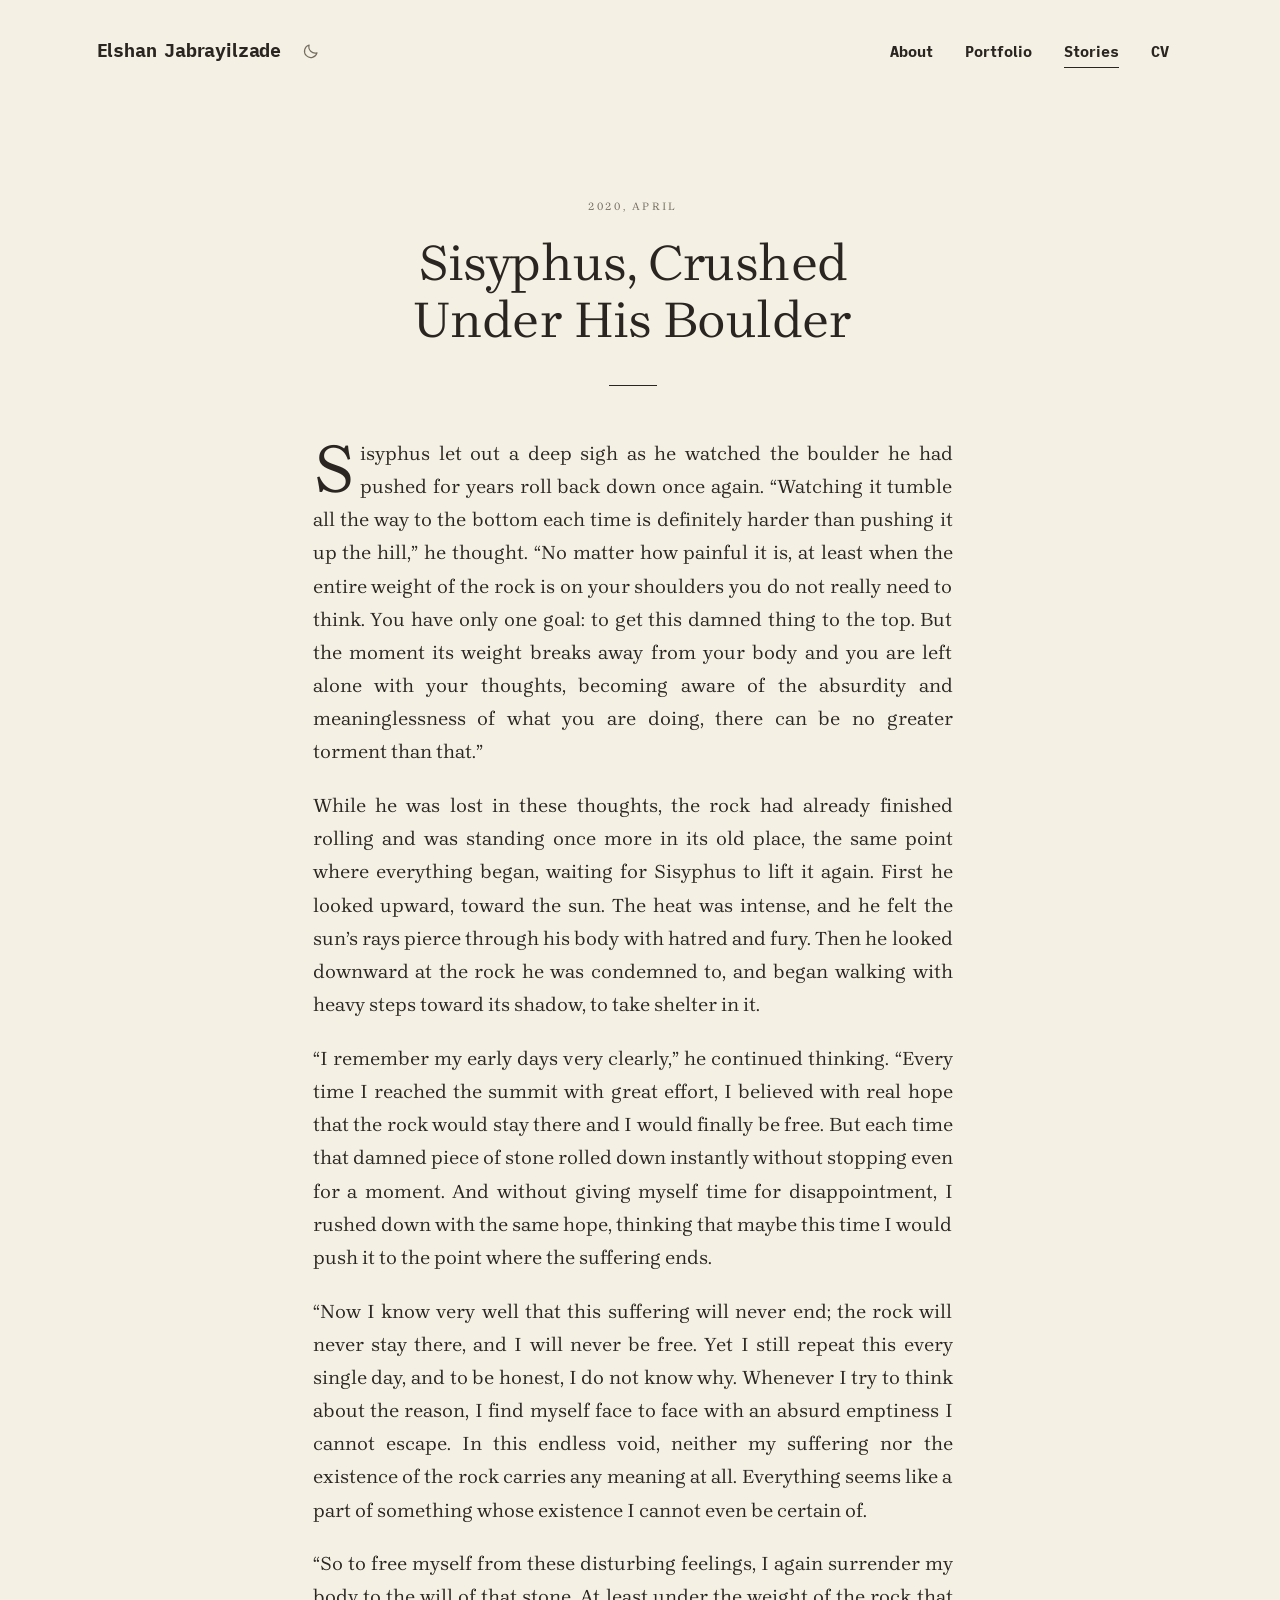
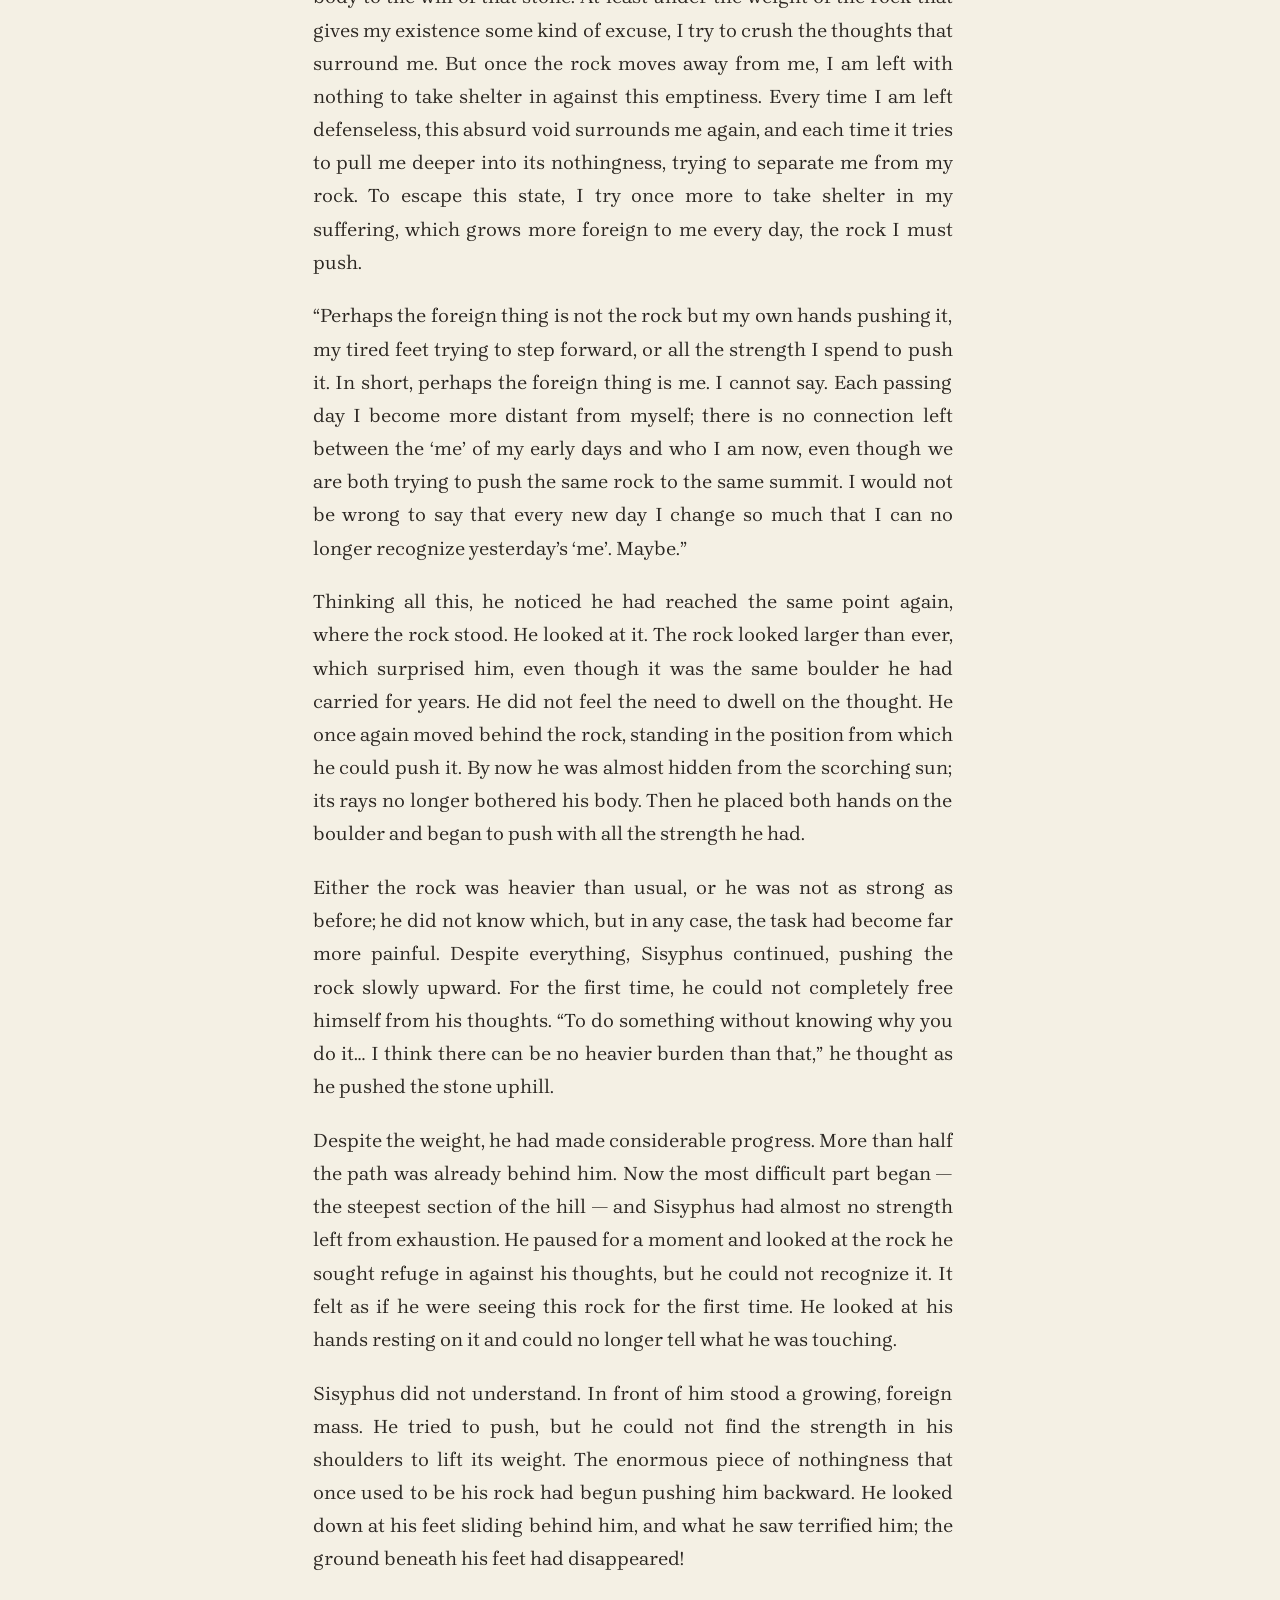
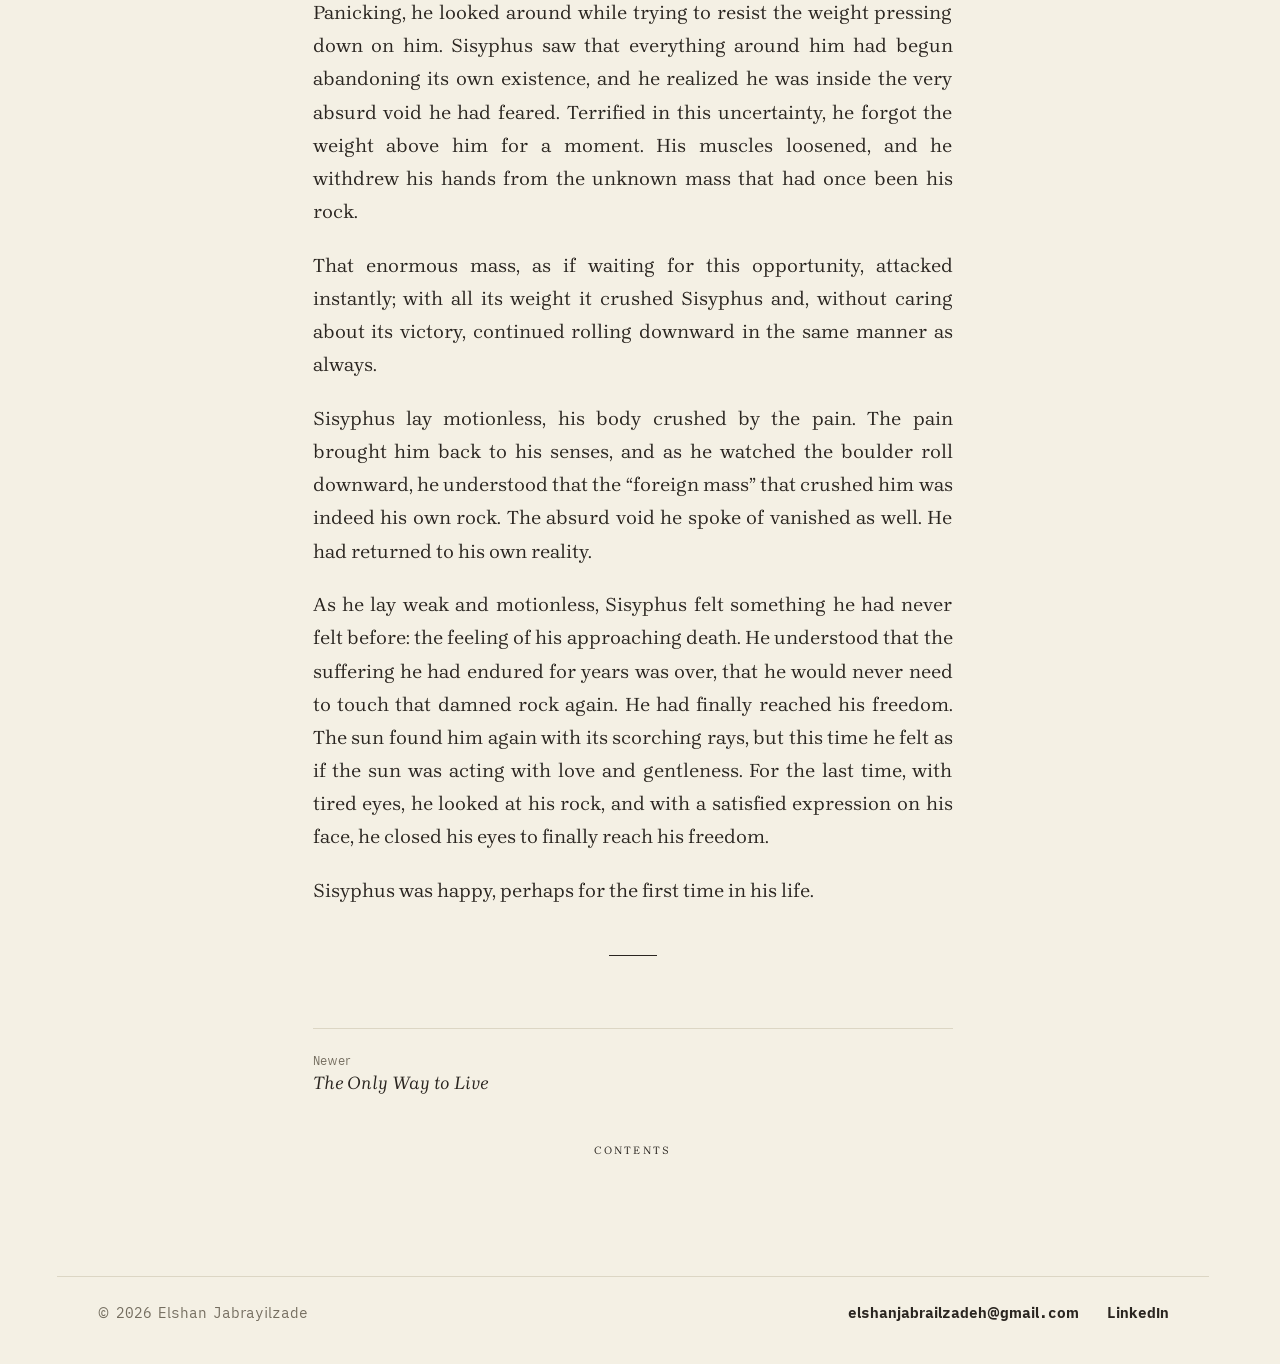
<file: 2020/04/03/sisyphus-crushed-under-his-boulder.html>
<!doctype html>
<html lang="en">
<head>
  <meta charset="utf-8">
  <meta name="viewport" content="width=device-width, initial-scale=1">
  <title>Sisyphus, Crushed Under His Boulder | Elshan Jabrayilzade</title>
  <meta name="description" content="Sisyphus, Crushed Under His Boulder, a story by Elshan Jabrayilzade.">
  <meta name="author" content="Elshan Jabrayilzade">
  <meta name="src-path" content="2020/04/03/sisyphus-crushed-under-his-boulder.html">
  <meta property="og:title" content="Sisyphus, Crushed Under His Boulder | Elshan Jabrayilzade">
  <meta property="og:description" content="Sisyphus, Crushed Under His Boulder, a story by Elshan Jabrayilzade.">
  <meta property="og:type" content="website">
  <link rel="preload" href="../../../assets/fonts/brygada-1918-latin-wght-normal.woff2" as="font" type="font/woff2" crossorigin>
  <link rel="stylesheet" href="../../../assets/site.css?v=b7274e78">
  <script>document.documentElement.className = "js";(function(){var t;try{t=localStorage.getItem("theme")}catch(e){}if(t!=="dark"&&t!=="light")t=window.matchMedia&&matchMedia("(prefers-color-scheme: dark)").matches?"dark":"light";document.documentElement.setAttribute("data-theme",t)})();</script>
</head>
<body class="book">
  <header class="top wrap">
    <div class="brand">
      <a class="name" href="../../../">Elshan Jabrayilzade</a>
      <button class="theme" type="button" aria-label="Switch between light and dark">
          <svg class="moon" viewBox="0 0 24 24" width="18" height="18" aria-hidden="true"><path d="M20 14.5A8.5 8.5 0 0 1 9.5 4 8.5 8.5 0 1 0 20 14.5z" fill="none" stroke="currentColor" stroke-width="1.6" stroke-linejoin="round"/></svg>
          <svg class="sun" viewBox="0 0 24 24" width="18" height="18" aria-hidden="true"><circle cx="12" cy="12" r="4.2" fill="none" stroke="currentColor" stroke-width="1.6"/><path d="M12 2.5v2.6M12 18.9v2.6M2.5 12h2.6M18.9 12h2.6M5.3 5.3l1.8 1.8M16.9 16.9l1.8 1.8M5.3 18.7l1.8-1.8M16.9 7.1l1.8-1.8" stroke="currentColor" stroke-width="1.6" stroke-linecap="round"/></svg>
        </button>
    </div>
    <nav class="nav" aria-label="Site">
      <a href="../../../about/">About</a>
      <a href="../../../portfolio/">Portfolio</a>
      <a href="../../../stories/" aria-current="page">Stories</a>
      <a href="../../../assets/elshan-jabrayilzade-cv.pdf">CV</a>
    </nav>
  </header>

  <main class="wrap">
    <article class="story">
      <header>
        <p>2020, April</p>
        <h1>Sisyphus, Crushed Under His Boulder</h1>
        <hr class="rule">
      </header>
      <div class="text">
        <p class="first noindent">Sisyphus let out a deep sigh as he watched the boulder he had pushed for years roll back down once again. “Watching it tumble all the way to the bottom each time is definitely harder than pushing it up the hill,” he thought. “No matter how painful it is, at least when the entire weight of the rock is on your shoulders you do not really need to think. You have only one goal: to get this damned thing to the top. But the moment its weight breaks away from your body and you are left alone with your thoughts, becoming aware of the absurdity and meaninglessness of what you are doing, there can be no greater torment than that.”</p>
        <p>While he was lost in these thoughts, the rock had already finished rolling and was standing once more in its old place, the same point where everything began, waiting for Sisyphus to lift it again. First he looked upward, toward the sun. The heat was intense, and he felt the sun’s rays pierce through his body with hatred and fury. Then he looked downward at the rock he was condemned to, and began walking with heavy steps toward its shadow, to take shelter in it.</p>
        <p>“I remember my early days very clearly,” he continued thinking. “Every time I reached the summit with great effort, I believed with real hope that the rock would stay there and I would finally be free. But each time that damned piece of stone rolled down instantly without stopping even for a moment. And without giving myself time for disappointment, I rushed down with the same hope, thinking that maybe this time I would push it to the point where the suffering ends.</p>
        <p>“Now I know very well that this suffering will never end; the rock will never stay there, and I will never be free. Yet I still repeat this every single day, and to be honest, I do not know why. Whenever I try to think about the reason, I find myself face to face with an absurd emptiness I cannot escape. In this endless void, neither my suffering nor the existence of the rock carries any meaning at all. Everything seems like a part of something whose existence I cannot even be certain of.</p>
        <p>“So to free myself from these disturbing feelings, I again surrender my body to the will of that stone. At least under the weight of the rock that gives my existence some kind of excuse, I try to crush the thoughts that surround me. But once the rock moves away from me, I am left with nothing to take shelter in against this emptiness. Every time I am left defenseless, this absurd void surrounds me again, and each time it tries to pull me deeper into its nothingness, trying to separate me from my rock. To escape this state, I try once more to take shelter in my suffering, which grows more foreign to me every day, the rock I must push.</p>
        <p>“Perhaps the foreign thing is not the rock but my own hands pushing it, my tired feet trying to step forward, or all the strength I spend to push it. In short, perhaps the foreign thing is me. I cannot say. Each passing day I become more distant from myself; there is no connection left between the ‘me’ of my early days and who I am now, even though we are both trying to push the same rock to the same summit. I would not be wrong to say that every new day I change so much that I can no longer recognize yesterday’s ‘me’. Maybe.”</p>
        <p>Thinking all this, he noticed he had reached the same point again, where the rock stood. He looked at it. The rock looked larger than ever, which surprised him, even though it was the same boulder he had carried for years. He did not feel the need to dwell on the thought. He once again moved behind the rock, standing in the position from which he could push it. By now he was almost hidden from the scorching sun; its rays no longer bothered his body. Then he placed both hands on the boulder and began to push with all the strength he had.</p>
        <p>Either the rock was heavier than usual, or he was not as strong as before; he did not know which, but in any case, the task had become far more painful. Despite everything, Sisyphus continued, pushing the rock slowly upward. For the first time, he could not completely free himself from his thoughts. “To do something without knowing why you do it… I think there can be no heavier burden than that,” he thought as he pushed the stone uphill.</p>
        <p>Despite the weight, he had made considerable progress. More than half the path was already behind him. Now the most difficult part began — the steepest section of the hill — and Sisyphus had almost no strength left from exhaustion. He paused for a moment and looked at the rock he sought refuge in against his thoughts, but he could not recognize it. It felt as if he were seeing this rock for the first time. He looked at his hands resting on it and could no longer tell what he was touching.</p>
        <p>Sisyphus did not understand. In front of him stood a growing, foreign mass. He tried to push, but he could not find the strength in his shoulders to lift its weight. The enormous piece of nothingness that once used to be his rock had begun pushing him backward. He looked down at his feet sliding behind him, and what he saw terrified him; the ground beneath his feet had disappeared!</p>
        <p>Panicking, he looked around while trying to resist the weight pressing down on him. Sisyphus saw that everything around him had begun abandoning its own existence, and he realized he was inside the very absurd void he had feared. Terrified in this uncertainty, he forgot the weight above him for a moment. His muscles loosened, and he withdrew his hands from the unknown mass that had once been his rock.</p>
        <p>That enormous mass, as if waiting for this opportunity, attacked instantly; with all its weight it crushed Sisyphus and, without caring about its victory, continued rolling downward in the same manner as always.</p>
        <p>Sisyphus lay motionless, his body crushed by the pain. The pain brought him back to his senses, and as he watched the boulder roll downward, he understood that the “foreign mass” that crushed him was indeed his own rock. The absurd void he spoke of vanished as well. He had returned to his own reality.</p>
        <p>As he lay weak and motionless, Sisyphus felt something he had never felt before: the feeling of his approaching death. He understood that the suffering he had endured for years was over, that he would never need to touch that damned rock again. He had finally reached his freedom. The sun found him again with its scorching rays, but this time he felt as if the sun was acting with love and gentleness. For the last time, with tired eyes, he looked at his rock, and with a satisfied expression on his face, he closed his eyes to finally reach his freedom.</p>
        <p>Sisyphus was happy, perhaps for the first time in his life.</p>
      </div>
      <hr class="rule end">
    </article>
    <nav class="pager" aria-label="More stories"><a class="prev" href="../../../2020/06/20/the-only-way-to-live.html"><small>Newer</small>The Only Way to Live</a></nav>
    <p class="tocback"><a href="../../../stories/">Contents</a></p>
  </main>

  <footer class="foot wrap">
    <span>&copy; 2026 Elshan Jabrayilzade</span>
    <a href="mailto:elshanjabrailzadeh@gmail.com">elshanjabrailzadeh@gmail.com</a>
    <a href="https://www.linkedin.com/in/elshanjh">LinkedIn</a>
  </footer>
  <script src="../../../assets/site.js?v=b7274e78"></script>
</body>
</html>
</file>
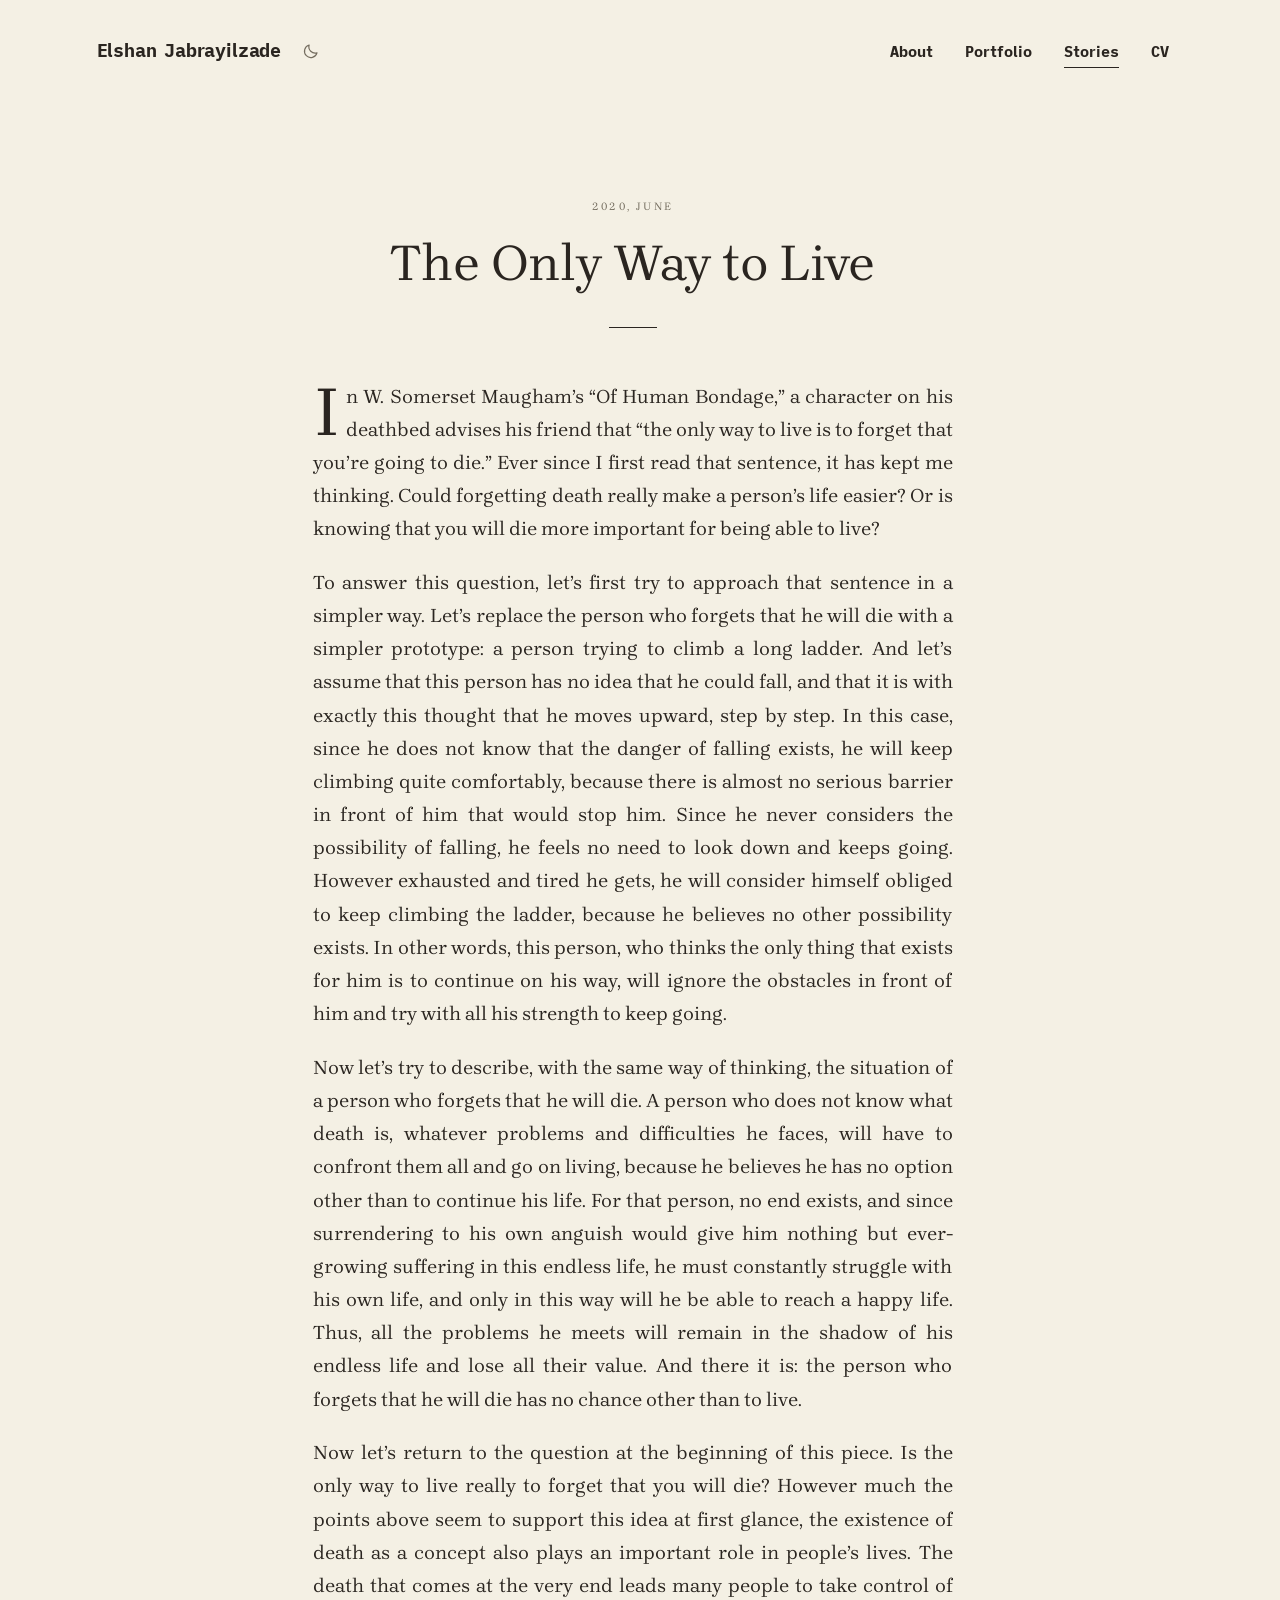
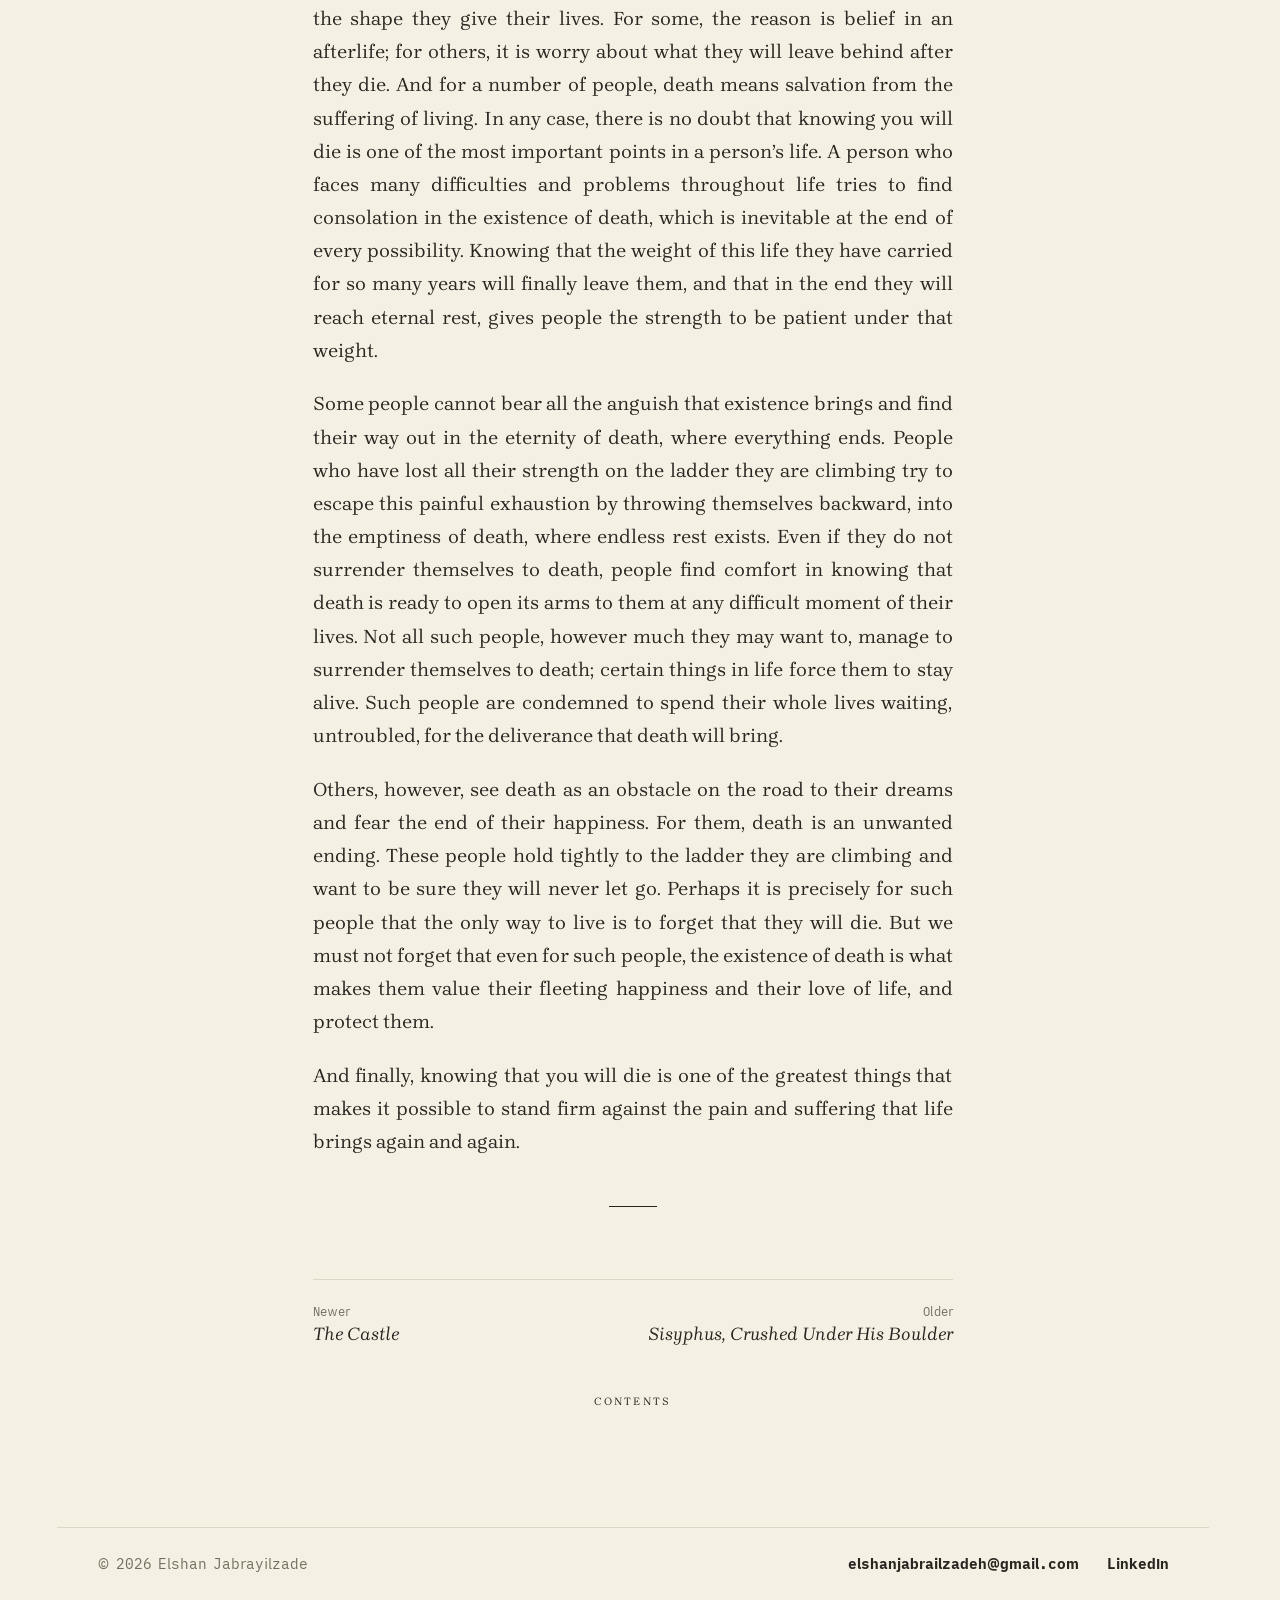
<file: 2020/06/20/the-only-way-to-live.html>
<!doctype html>
<html lang="en">
<head>
  <meta charset="utf-8">
  <meta name="viewport" content="width=device-width, initial-scale=1">
  <title>The Only Way to Live | Elshan Jabrayilzade</title>
  <meta name="description" content="The Only Way to Live, a story by Elshan Jabrayilzade.">
  <meta name="author" content="Elshan Jabrayilzade">
  <meta name="src-path" content="2020/06/20/the-only-way-to-live.html">
  <meta property="og:title" content="The Only Way to Live | Elshan Jabrayilzade">
  <meta property="og:description" content="The Only Way to Live, a story by Elshan Jabrayilzade.">
  <meta property="og:type" content="website">
  <link rel="preload" href="../../../assets/fonts/brygada-1918-latin-wght-normal.woff2" as="font" type="font/woff2" crossorigin>
  <link rel="stylesheet" href="../../../assets/site.css?v=b7274e78">
  <script>document.documentElement.className = "js";(function(){var t;try{t=localStorage.getItem("theme")}catch(e){}if(t!=="dark"&&t!=="light")t=window.matchMedia&&matchMedia("(prefers-color-scheme: dark)").matches?"dark":"light";document.documentElement.setAttribute("data-theme",t)})();</script>
</head>
<body class="book">
  <header class="top wrap">
    <div class="brand">
      <a class="name" href="../../../">Elshan Jabrayilzade</a>
      <button class="theme" type="button" aria-label="Switch between light and dark">
          <svg class="moon" viewBox="0 0 24 24" width="18" height="18" aria-hidden="true"><path d="M20 14.5A8.5 8.5 0 0 1 9.5 4 8.5 8.5 0 1 0 20 14.5z" fill="none" stroke="currentColor" stroke-width="1.6" stroke-linejoin="round"/></svg>
          <svg class="sun" viewBox="0 0 24 24" width="18" height="18" aria-hidden="true"><circle cx="12" cy="12" r="4.2" fill="none" stroke="currentColor" stroke-width="1.6"/><path d="M12 2.5v2.6M12 18.9v2.6M2.5 12h2.6M18.9 12h2.6M5.3 5.3l1.8 1.8M16.9 16.9l1.8 1.8M5.3 18.7l1.8-1.8M16.9 7.1l1.8-1.8" stroke="currentColor" stroke-width="1.6" stroke-linecap="round"/></svg>
        </button>
    </div>
    <nav class="nav" aria-label="Site">
      <a href="../../../about/">About</a>
      <a href="../../../portfolio/">Portfolio</a>
      <a href="../../../stories/" aria-current="page">Stories</a>
      <a href="../../../assets/elshan-jabrayilzade-cv.pdf">CV</a>
    </nav>
  </header>

  <main class="wrap">
    <article class="story">
      <header>
        <p>2020, June</p>
        <h1>The Only Way to Live</h1>
        <hr class="rule">
      </header>
      <div class="text">
        <p class="first noindent">In W. Somerset Maugham’s “Of Human Bondage,” a character on his deathbed advises his friend that “the only way to live is to forget that you’re going to die.” Ever since I first read that sentence, it has kept me thinking. Could forgetting death really make a person’s life easier? Or is knowing that you will die more important for being able to live?</p>
        <p>To answer this question, let’s first try to approach that sentence in a simpler way. Let’s replace the person who forgets that he will die with a simpler prototype: a person trying to climb a long ladder. And let’s assume that this person has no idea that he could fall, and that it is with exactly this thought that he moves upward, step by step. In this case, since he does not know that the danger of falling exists, he will keep climbing quite comfortably, because there is almost no serious barrier in front of him that would stop him. Since he never considers the possibility of falling, he feels no need to look down and keeps going. However exhausted and tired he gets, he will consider himself obliged to keep climbing the ladder, because he believes no other possibility exists. In other words, this person, who thinks the only thing that exists for him is to continue on his way, will ignore the obstacles in front of him and try with all his strength to keep going.</p>
        <p>Now let’s try to describe, with the same way of thinking, the situation of a person who forgets that he will die. A person who does not know what death is, whatever problems and difficulties he faces, will have to confront them all and go on living, because he believes he has no option other than to continue his life. For that person, no end exists, and since surrendering to his own anguish would give him nothing but ever-growing suffering in this endless life, he must constantly struggle with his own life, and only in this way will he be able to reach a happy life. Thus, all the problems he meets will remain in the shadow of his endless life and lose all their value. And there it is: the person who forgets that he will die has no chance other than to live.</p>
        <p>Now let’s return to the question at the beginning of this piece. Is the only way to live really to forget that you will die? However much the points above seem to support this idea at first glance, the existence of death as a concept also plays an important role in people’s lives. The death that comes at the very end leads many people to take control of the shape they give their lives. For some, the reason is belief in an afterlife; for others, it is worry about what they will leave behind after they die. And for a number of people, death means salvation from the suffering of living. In any case, there is no doubt that knowing you will die is one of the most important points in a person’s life. A person who faces many difficulties and problems throughout life tries to find consolation in the existence of death, which is inevitable at the end of every possibility. Knowing that the weight of this life they have carried for so many years will finally leave them, and that in the end they will reach eternal rest, gives people the strength to be patient under that weight.</p>
        <p>Some people cannot bear all the anguish that existence brings and find their way out in the eternity of death, where everything ends. People who have lost all their strength on the ladder they are climbing try to escape this painful exhaustion by throwing themselves backward, into the emptiness of death, where endless rest exists. Even if they do not surrender themselves to death, people find comfort in knowing that death is ready to open its arms to them at any difficult moment of their lives. Not all such people, however much they may want to, manage to surrender themselves to death; certain things in life force them to stay alive. Such people are condemned to spend their whole lives waiting, untroubled, for the deliverance that death will bring.</p>
        <p>Others, however, see death as an obstacle on the road to their dreams and fear the end of their happiness. For them, death is an unwanted ending. These people hold tightly to the ladder they are climbing and want to be sure they will never let go. Perhaps it is precisely for such people that the only way to live is to forget that they will die. But we must not forget that even for such people, the existence of death is what makes them value their fleeting happiness and their love of life, and protect them.</p>
        <p>And finally, knowing that you will die is one of the greatest things that makes it possible to stand firm against the pain and suffering that life brings again and again.</p>
      </div>
      <hr class="rule end">
    </article>
    <nav class="pager" aria-label="More stories"><a class="prev" href="../../../2023/08/22/the-castle.html"><small>Newer</small>The Castle</a><a class="next" href="../../../2020/04/03/sisyphus-crushed-under-his-boulder.html"><small>Older</small>Sisyphus, Crushed Under His Boulder</a></nav>
    <p class="tocback"><a href="../../../stories/">Contents</a></p>
  </main>

  <footer class="foot wrap">
    <span>&copy; 2026 Elshan Jabrayilzade</span>
    <a href="mailto:elshanjabrailzadeh@gmail.com">elshanjabrailzadeh@gmail.com</a>
    <a href="https://www.linkedin.com/in/elshanjh">LinkedIn</a>
  </footer>
  <script src="../../../assets/site.js?v=b7274e78"></script>
</body>
</html>
</file>
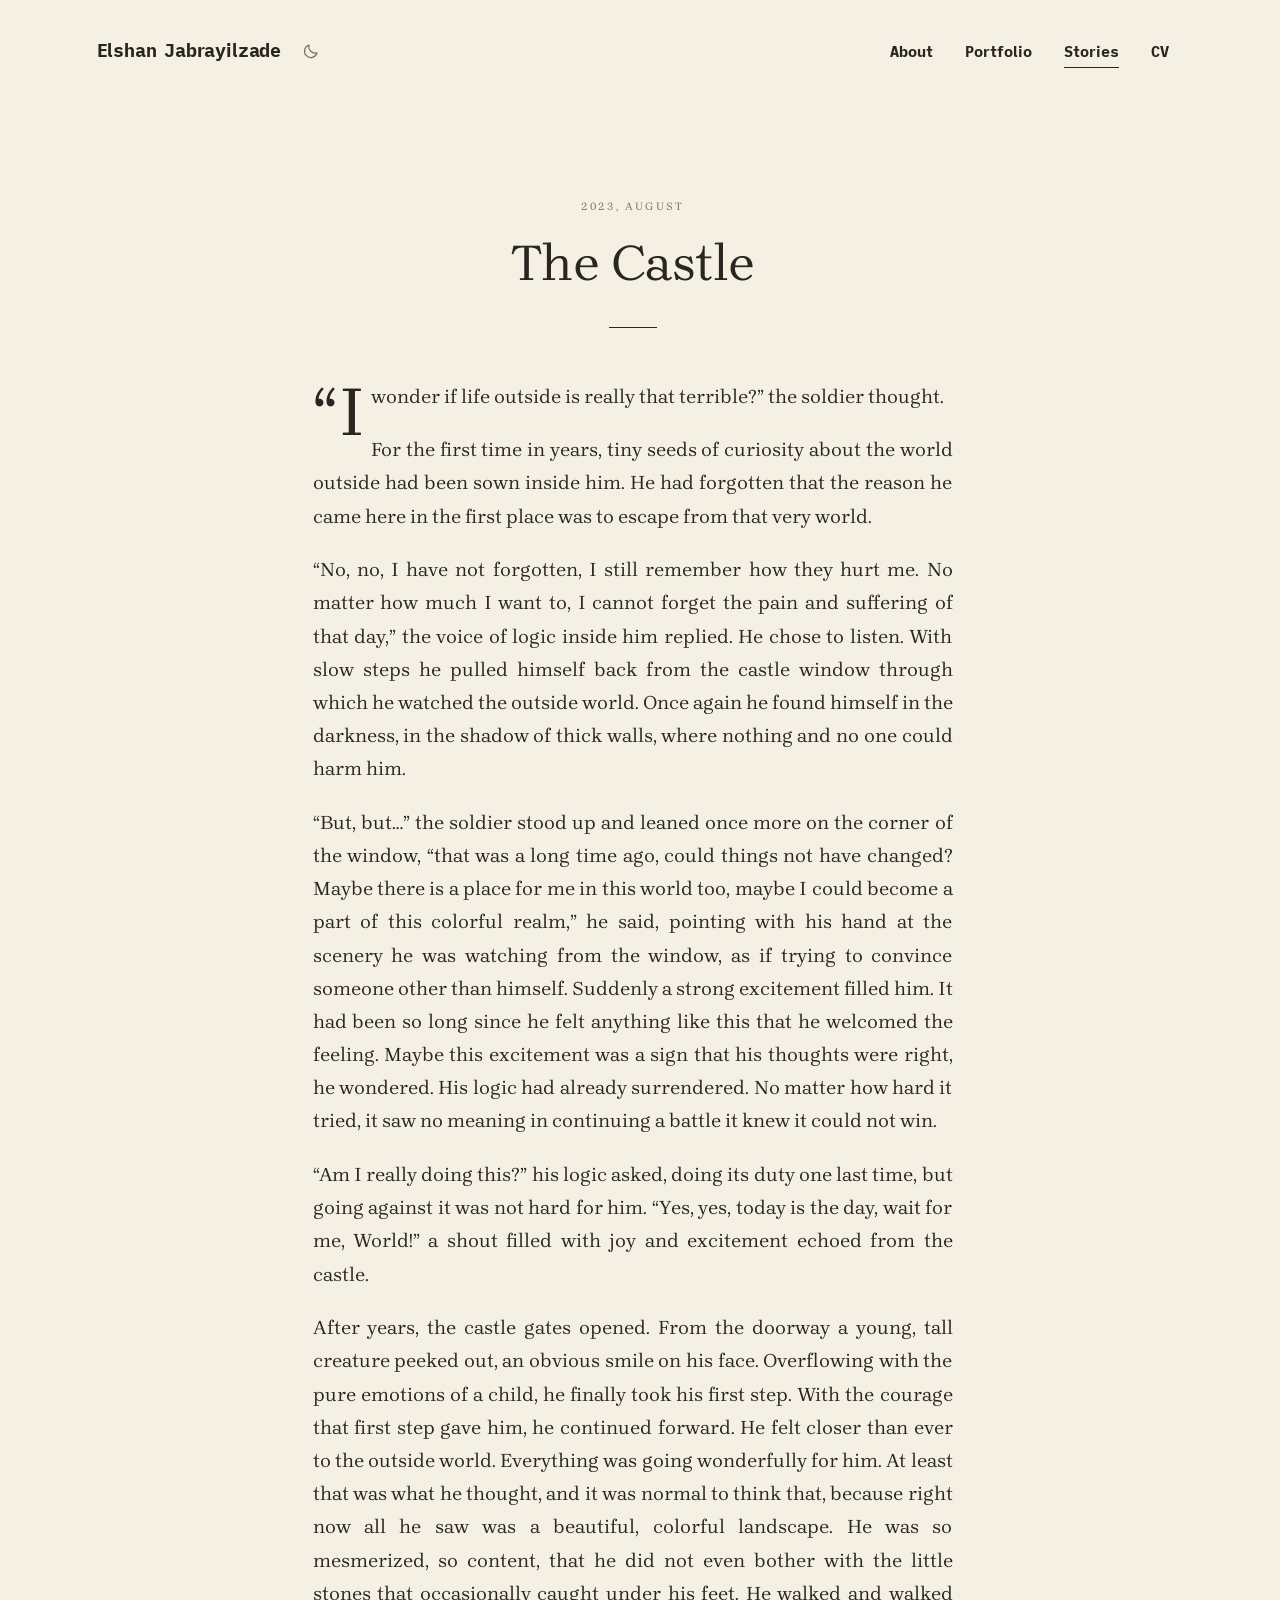
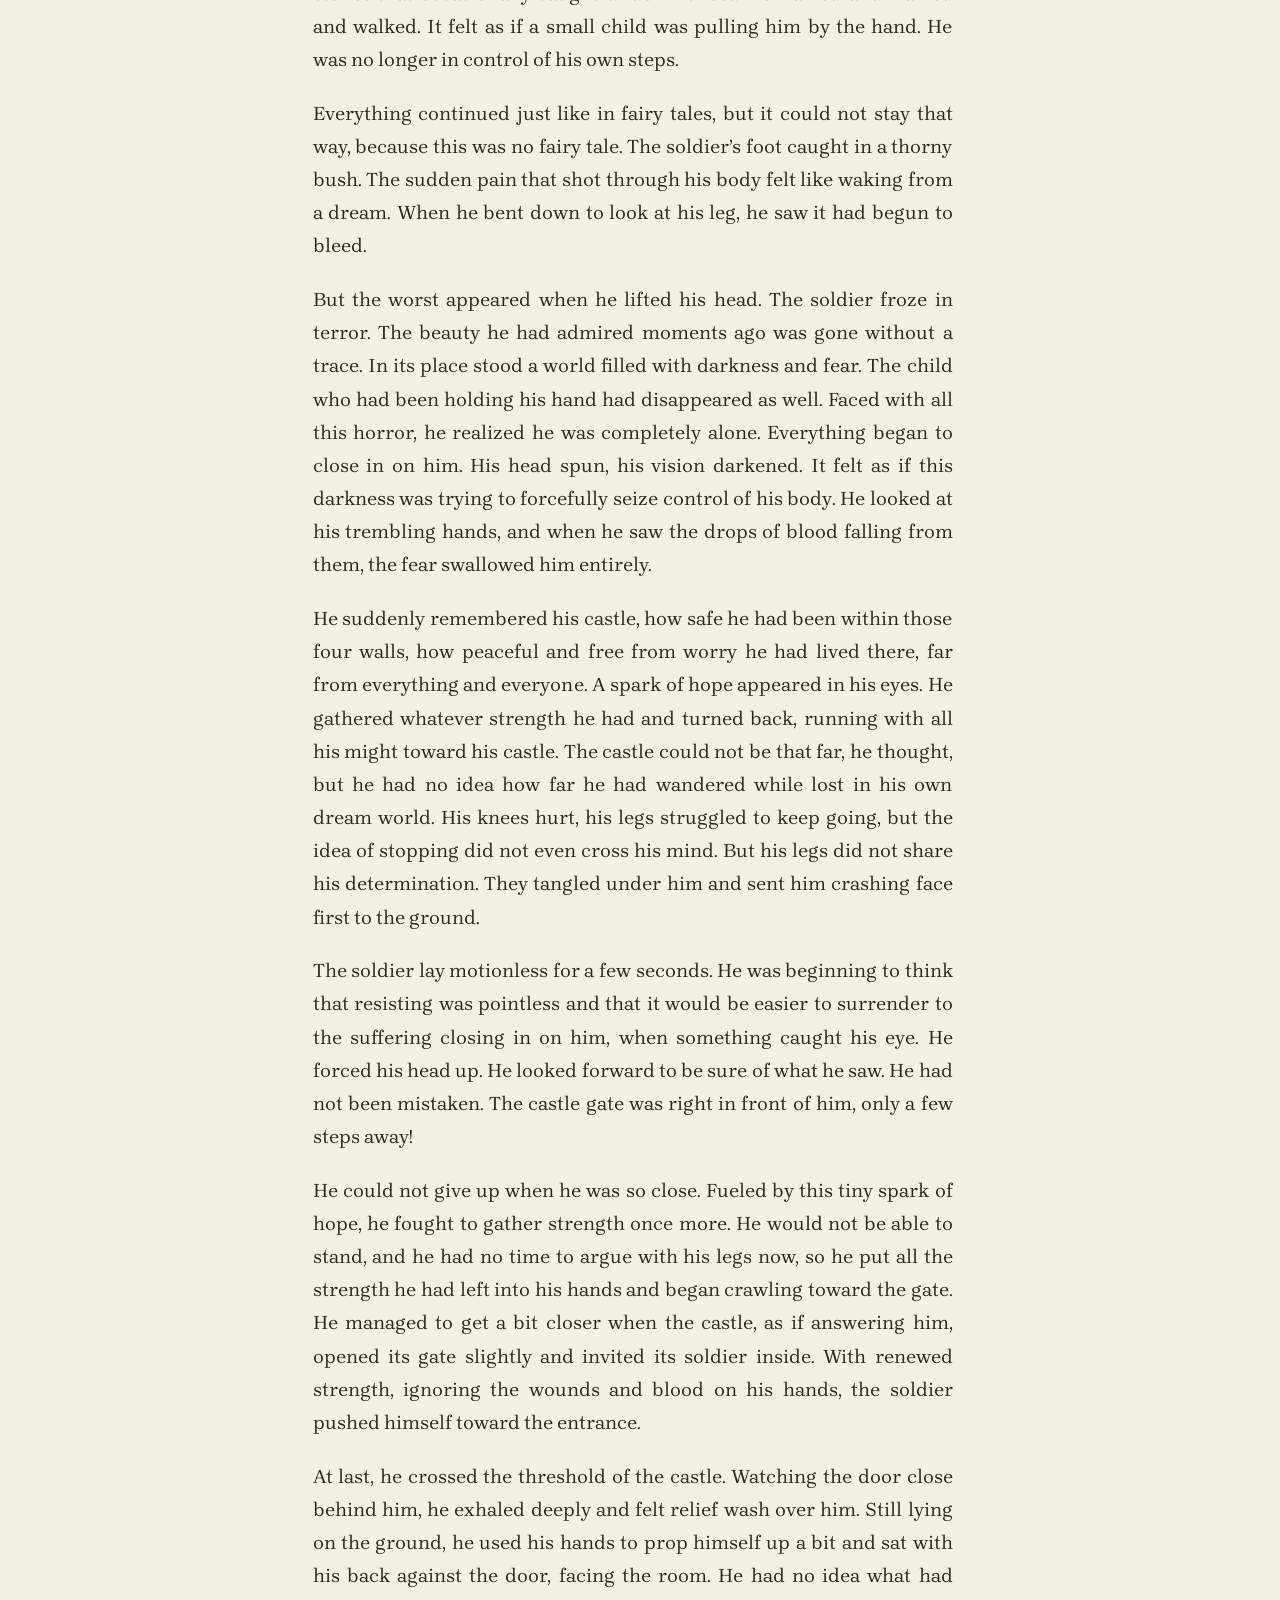
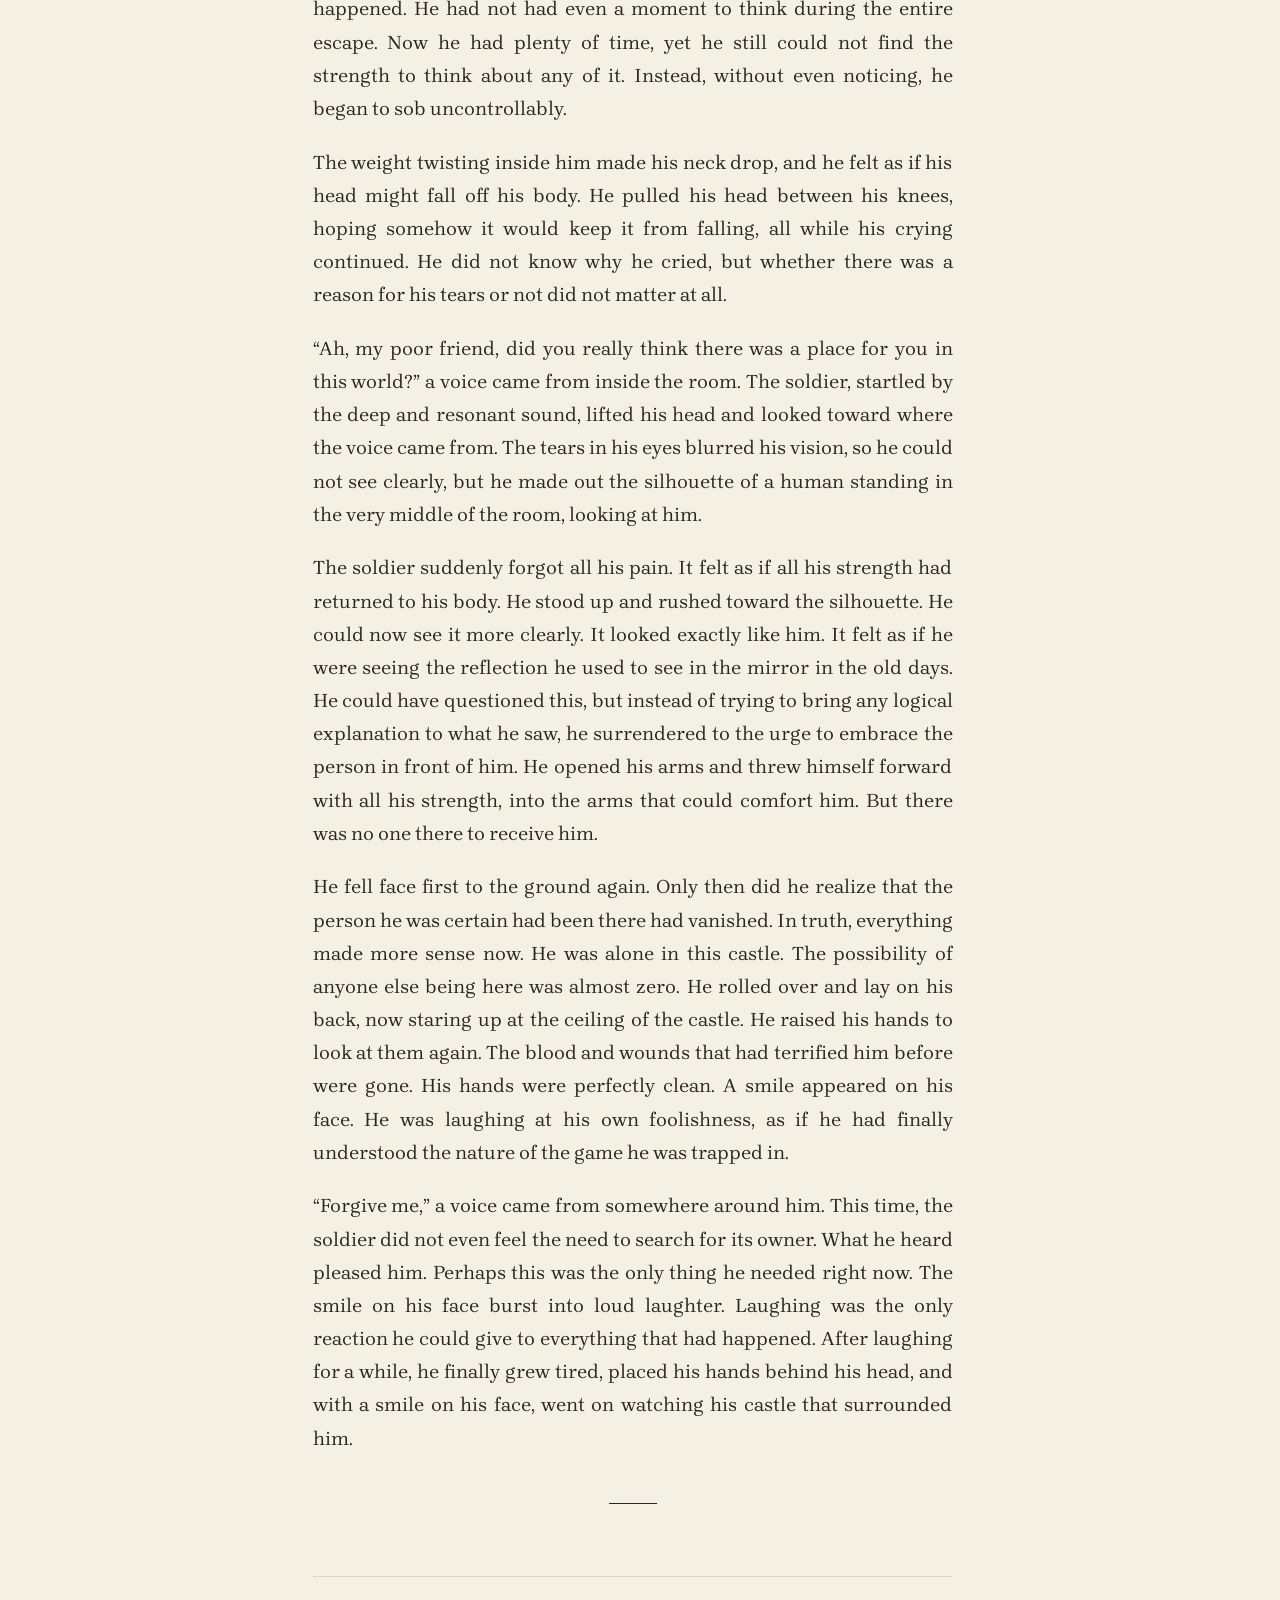
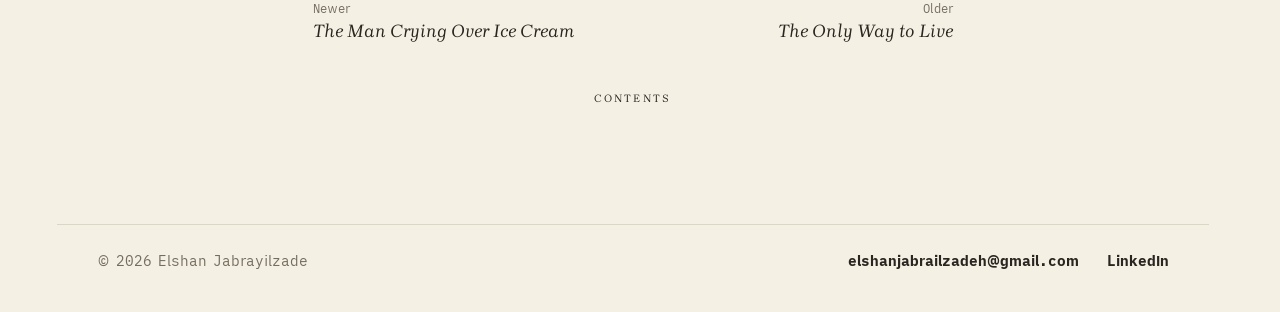
<file: 2023/08/22/the-castle.html>
<!doctype html>
<html lang="en">
<head>
  <meta charset="utf-8">
  <meta name="viewport" content="width=device-width, initial-scale=1">
  <title>The Castle | Elshan Jabrayilzade</title>
  <meta name="description" content="The Castle, a story by Elshan Jabrayilzade.">
  <meta name="author" content="Elshan Jabrayilzade">
  <meta name="src-path" content="2023/08/22/the-castle.html">
  <meta property="og:title" content="The Castle | Elshan Jabrayilzade">
  <meta property="og:description" content="The Castle, a story by Elshan Jabrayilzade.">
  <meta property="og:type" content="website">
  <link rel="preload" href="../../../assets/fonts/brygada-1918-latin-wght-normal.woff2" as="font" type="font/woff2" crossorigin>
  <link rel="stylesheet" href="../../../assets/site.css?v=b7274e78">
  <script>document.documentElement.className = "js";(function(){var t;try{t=localStorage.getItem("theme")}catch(e){}if(t!=="dark"&&t!=="light")t=window.matchMedia&&matchMedia("(prefers-color-scheme: dark)").matches?"dark":"light";document.documentElement.setAttribute("data-theme",t)})();</script>
</head>
<body class="book">
  <header class="top wrap">
    <div class="brand">
      <a class="name" href="../../../">Elshan Jabrayilzade</a>
      <button class="theme" type="button" aria-label="Switch between light and dark">
          <svg class="moon" viewBox="0 0 24 24" width="18" height="18" aria-hidden="true"><path d="M20 14.5A8.5 8.5 0 0 1 9.5 4 8.5 8.5 0 1 0 20 14.5z" fill="none" stroke="currentColor" stroke-width="1.6" stroke-linejoin="round"/></svg>
          <svg class="sun" viewBox="0 0 24 24" width="18" height="18" aria-hidden="true"><circle cx="12" cy="12" r="4.2" fill="none" stroke="currentColor" stroke-width="1.6"/><path d="M12 2.5v2.6M12 18.9v2.6M2.5 12h2.6M18.9 12h2.6M5.3 5.3l1.8 1.8M16.9 16.9l1.8 1.8M5.3 18.7l1.8-1.8M16.9 7.1l1.8-1.8" stroke="currentColor" stroke-width="1.6" stroke-linecap="round"/></svg>
        </button>
    </div>
    <nav class="nav" aria-label="Site">
      <a href="../../../about/">About</a>
      <a href="../../../portfolio/">Portfolio</a>
      <a href="../../../stories/" aria-current="page">Stories</a>
      <a href="../../../assets/elshan-jabrayilzade-cv.pdf">CV</a>
    </nav>
  </header>

  <main class="wrap">
    <article class="story">
      <header>
        <p>2023, August</p>
        <h1>The Castle</h1>
        <hr class="rule">
      </header>
      <div class="text">
        <p class="first noindent">“I wonder if life outside is really that terrible?” the soldier thought.</p>
        <p>For the first time in years, tiny seeds of curiosity about the world outside had been sown inside him. He had forgotten that the reason he came here in the first place was to escape from that very world.</p>
        <p>“No, no, I have not forgotten, I still remember how they hurt me. No matter how much I want to, I cannot forget the pain and suffering of that day,” the voice of logic inside him replied. He chose to listen. With slow steps he pulled himself back from the castle window through which he watched the outside world. Once again he found himself in the darkness, in the shadow of thick walls, where nothing and no one could harm him.</p>
        <p>“But, but…” the soldier stood up and leaned once more on the corner of the window, “that was a long time ago, could things not have changed? Maybe there is a place for me in this world too, maybe I could become a part of this colorful realm,” he said, pointing with his hand at the scenery he was watching from the window, as if trying to convince someone other than himself. Suddenly a strong excitement filled him. It had been so long since he felt anything like this that he welcomed the feeling. Maybe this excitement was a sign that his thoughts were right, he wondered. His logic had already surrendered. No matter how hard it tried, it saw no meaning in continuing a battle it knew it could not win.</p>
        <p>“Am I really doing this?” his logic asked, doing its duty one last time, but going against it was not hard for him. “Yes, yes, today is the day, wait for me, World!” a shout filled with joy and excitement echoed from the castle.</p>
        <p>After years, the castle gates opened. From the doorway a young, tall creature peeked out, an obvious smile on his face. Overflowing with the pure emotions of a child, he finally took his first step. With the courage that first step gave him, he continued forward. He felt closer than ever to the outside world. Everything was going wonderfully for him. At least that was what he thought, and it was normal to think that, because right now all he saw was a beautiful, colorful landscape. He was so mesmerized, so content, that he did not even bother with the little stones that occasionally caught under his feet. He walked and walked and walked. It felt as if a small child was pulling him by the hand. He was no longer in control of his own steps.</p>
        <p>Everything continued just like in fairy tales, but it could not stay that way, because this was no fairy tale. The soldier’s foot caught in a thorny bush. The sudden pain that shot through his body felt like waking from a dream. When he bent down to look at his leg, he saw it had begun to bleed.</p>
        <p>But the worst appeared when he lifted his head. The soldier froze in terror. The beauty he had admired moments ago was gone without a trace. In its place stood a world filled with darkness and fear. The child who had been holding his hand had disappeared as well. Faced with all this horror, he realized he was completely alone. Everything began to close in on him. His head spun, his vision darkened. It felt as if this darkness was trying to forcefully seize control of his body. He looked at his trembling hands, and when he saw the drops of blood falling from them, the fear swallowed him entirely.</p>
        <p>He suddenly remembered his castle, how safe he had been within those four walls, how peaceful and free from worry he had lived there, far from everything and everyone. A spark of hope appeared in his eyes. He gathered whatever strength he had and turned back, running with all his might toward his castle. The castle could not be that far, he thought, but he had no idea how far he had wandered while lost in his own dream world. His knees hurt, his legs struggled to keep going, but the idea of stopping did not even cross his mind. But his legs did not share his determination. They tangled under him and sent him crashing face first to the ground.</p>
        <p>The soldier lay motionless for a few seconds. He was beginning to think that resisting was pointless and that it would be easier to surrender to the suffering closing in on him, when something caught his eye. He forced his head up. He looked forward to be sure of what he saw. He had not been mistaken. The castle gate was right in front of him, only a few steps away!</p>
        <p>He could not give up when he was so close. Fueled by this tiny spark of hope, he fought to gather strength once more. He would not be able to stand, and he had no time to argue with his legs now, so he put all the strength he had left into his hands and began crawling toward the gate. He managed to get a bit closer when the castle, as if answering him, opened its gate slightly and invited its soldier inside. With renewed strength, ignoring the wounds and blood on his hands, the soldier pushed himself toward the entrance.</p>
        <p>At last, he crossed the threshold of the castle. Watching the door close behind him, he exhaled deeply and felt relief wash over him. Still lying on the ground, he used his hands to prop himself up a bit and sat with his back against the door, facing the room. He had no idea what had happened. He had not had even a moment to think during the entire escape. Now he had plenty of time, yet he still could not find the strength to think about any of it. Instead, without even noticing, he began to sob uncontrollably.</p>
        <p>The weight twisting inside him made his neck drop, and he felt as if his head might fall off his body. He pulled his head between his knees, hoping somehow it would keep it from falling, all while his crying continued. He did not know why he cried, but whether there was a reason for his tears or not did not matter at all.</p>
        <p>“Ah, my poor friend, did you really think there was a place for you in this world?” a voice came from inside the room. The soldier, startled by the deep and resonant sound, lifted his head and looked toward where the voice came from. The tears in his eyes blurred his vision, so he could not see clearly, but he made out the silhouette of a human standing in the very middle of the room, looking at him.</p>
        <p>The soldier suddenly forgot all his pain. It felt as if all his strength had returned to his body. He stood up and rushed toward the silhouette. He could now see it more clearly. It looked exactly like him. It felt as if he were seeing the reflection he used to see in the mirror in the old days. He could have questioned this, but instead of trying to bring any logical explanation to what he saw, he surrendered to the urge to embrace the person in front of him. He opened his arms and threw himself forward with all his strength, into the arms that could comfort him. But there was no one there to receive him.</p>
        <p>He fell face first to the ground again. Only then did he realize that the person he was certain had been there had vanished. In truth, everything made more sense now. He was alone in this castle. The possibility of anyone else being here was almost zero. He rolled over and lay on his back, now staring up at the ceiling of the castle. He raised his hands to look at them again. The blood and wounds that had terrified him before were gone. His hands were perfectly clean. A smile appeared on his face. He was laughing at his own foolishness, as if he had finally understood the nature of the game he was trapped in.</p>
        <p>“Forgive me,” a voice came from somewhere around him. This time, the soldier did not even feel the need to search for its owner. What he heard pleased him. Perhaps this was the only thing he needed right now. The smile on his face burst into loud laughter. Laughing was the only reaction he could give to everything that had happened. After laughing for a while, he finally grew tired, placed his hands behind his head, and with a smile on his face, went on watching his castle that surrounded him.</p>
      </div>
      <hr class="rule end">
    </article>
    <nav class="pager" aria-label="More stories"><a class="prev" href="../../../2024/03/26/the-man-crying-over-ice.html"><small>Newer</small>The Man Crying Over Ice Cream</a><a class="next" href="../../../2020/06/20/the-only-way-to-live.html"><small>Older</small>The Only Way to Live</a></nav>
    <p class="tocback"><a href="../../../stories/">Contents</a></p>
  </main>

  <footer class="foot wrap">
    <span>&copy; 2026 Elshan Jabrayilzade</span>
    <a href="mailto:elshanjabrailzadeh@gmail.com">elshanjabrailzadeh@gmail.com</a>
    <a href="https://www.linkedin.com/in/elshanjh">LinkedIn</a>
  </footer>
  <script src="../../../assets/site.js?v=b7274e78"></script>
</body>
</html>
</file>
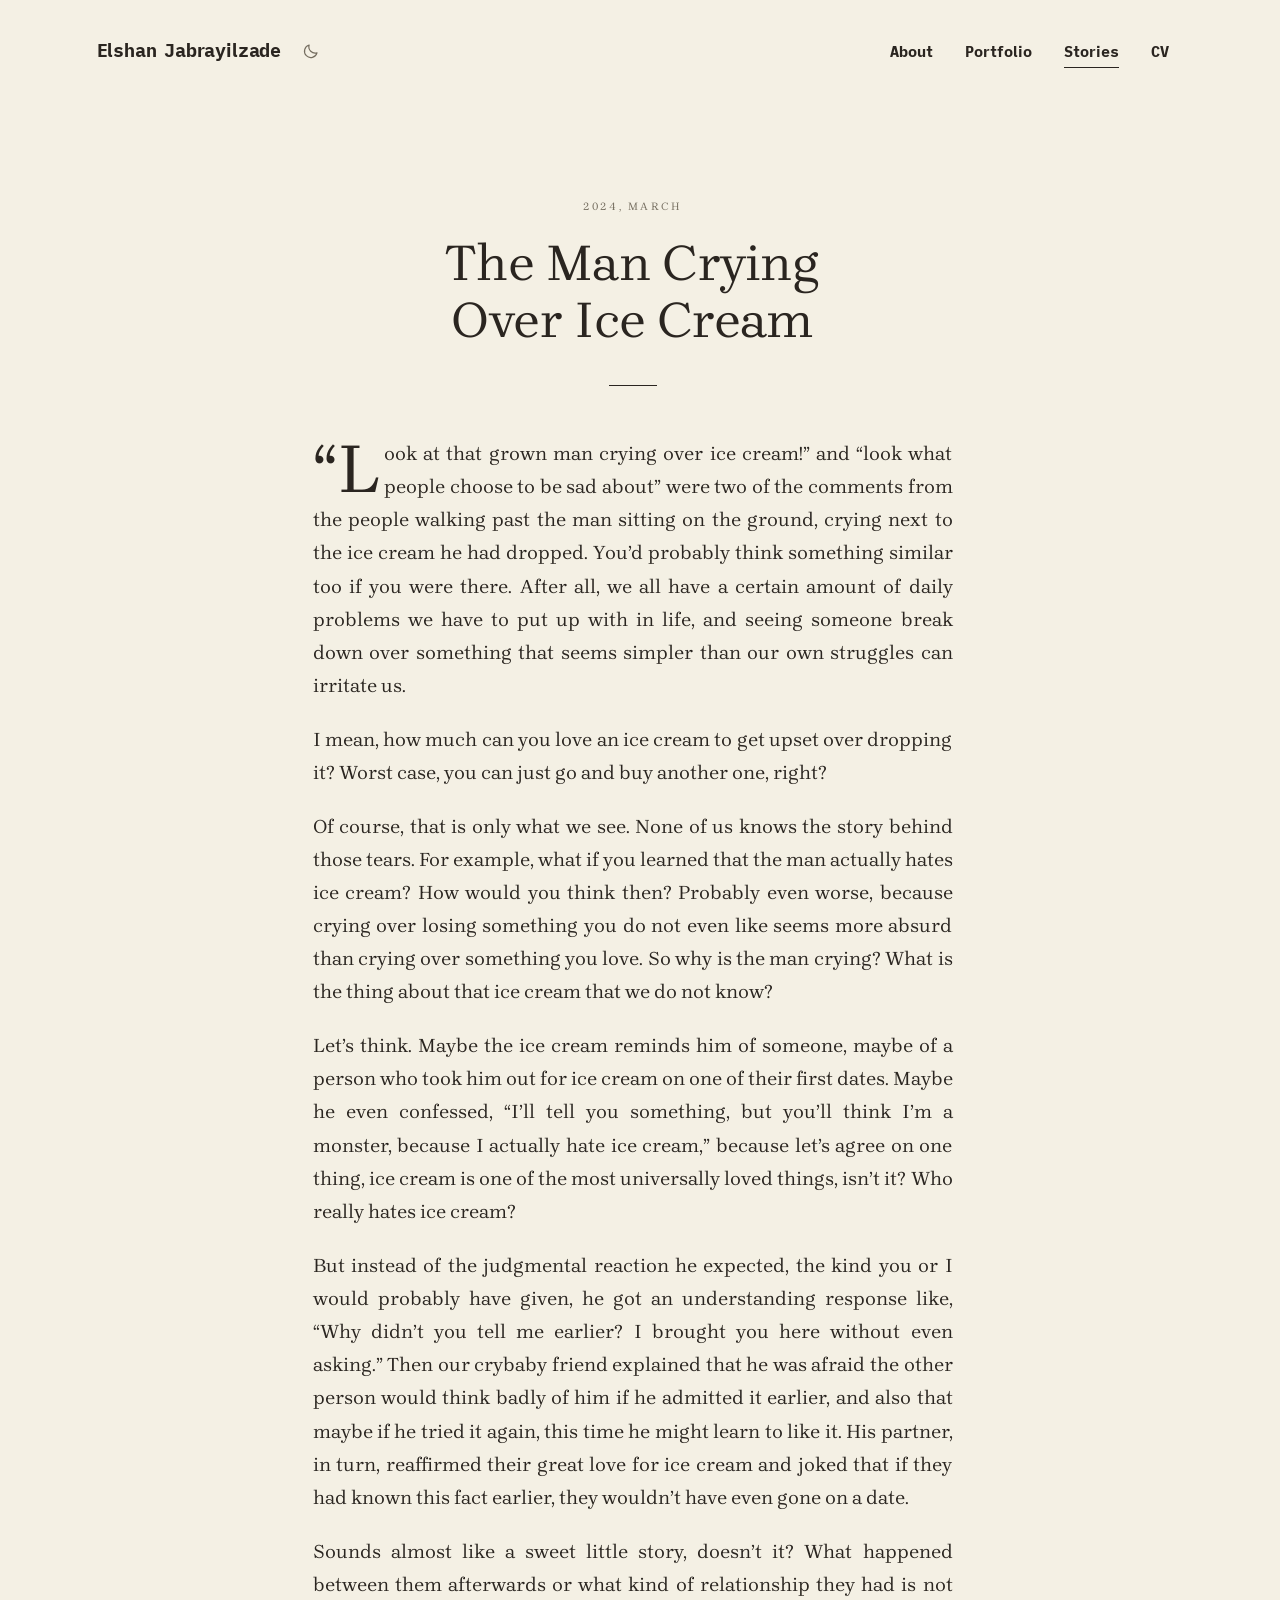
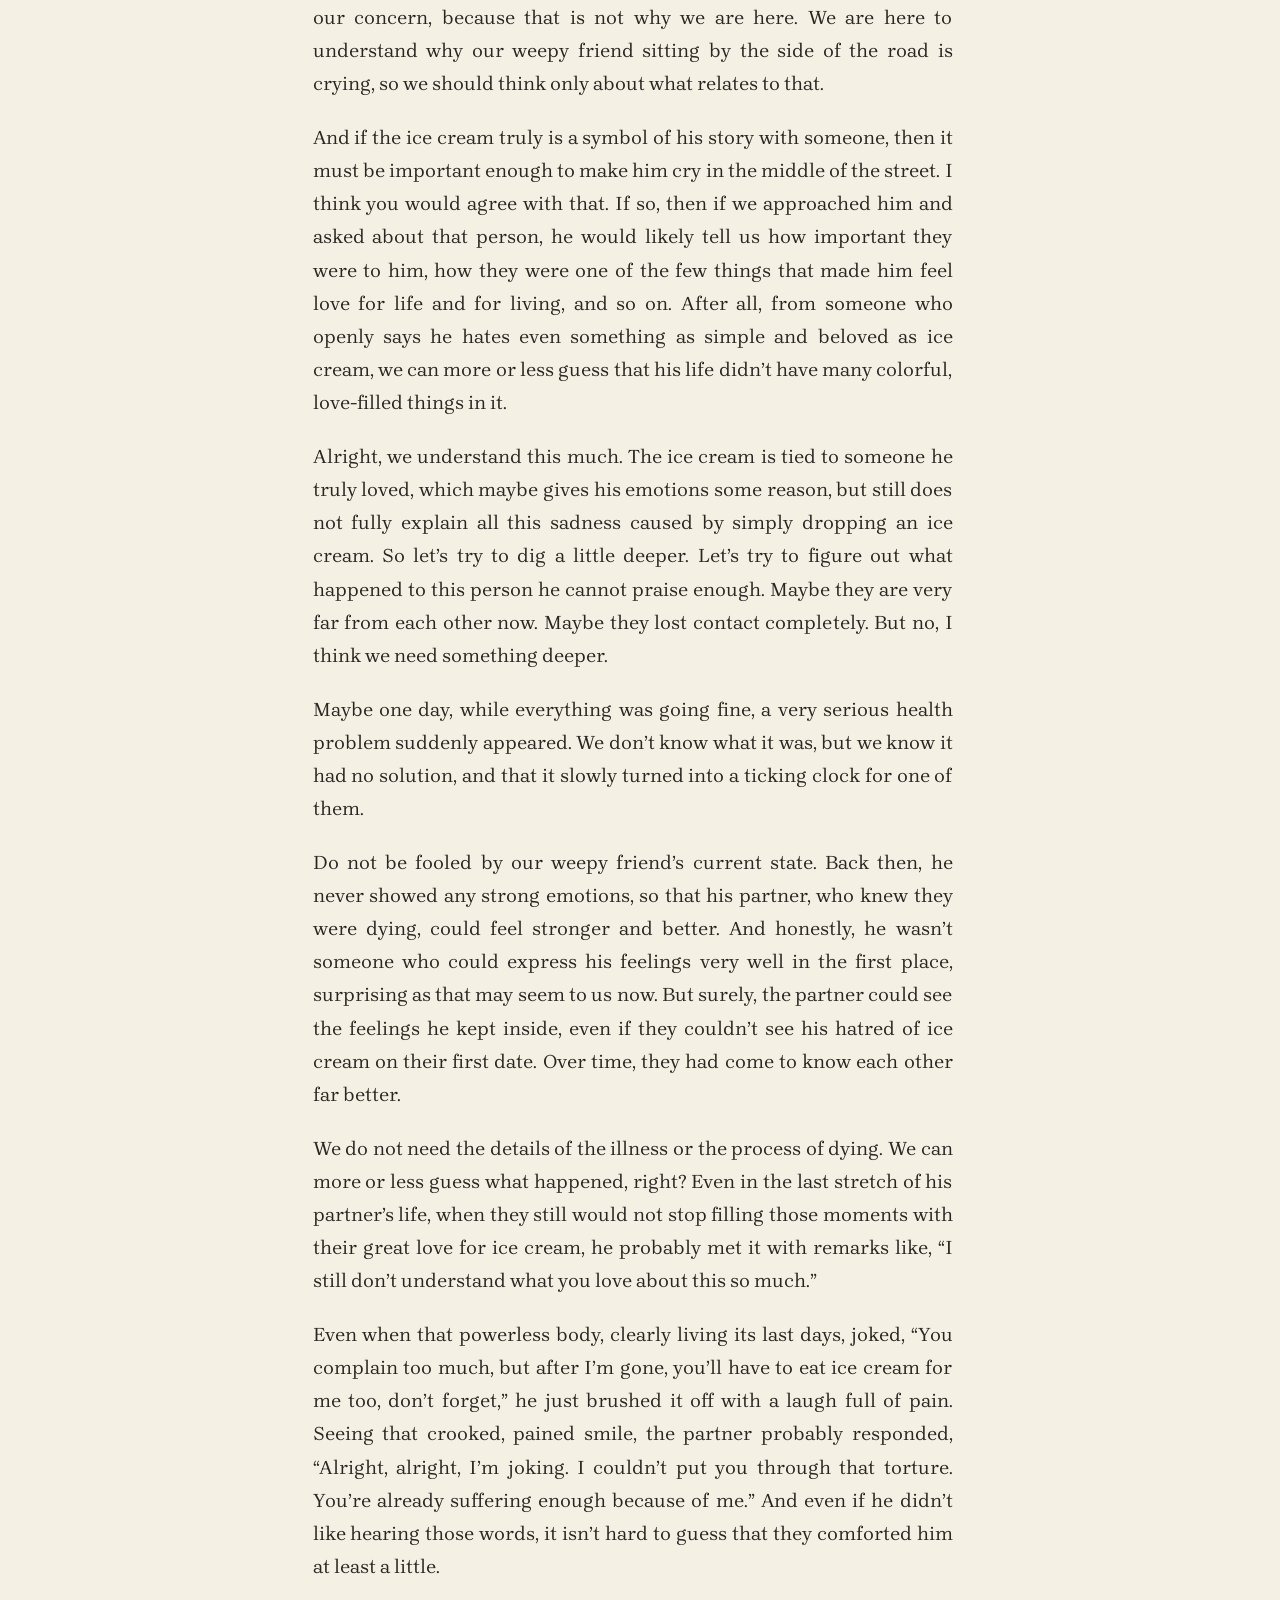
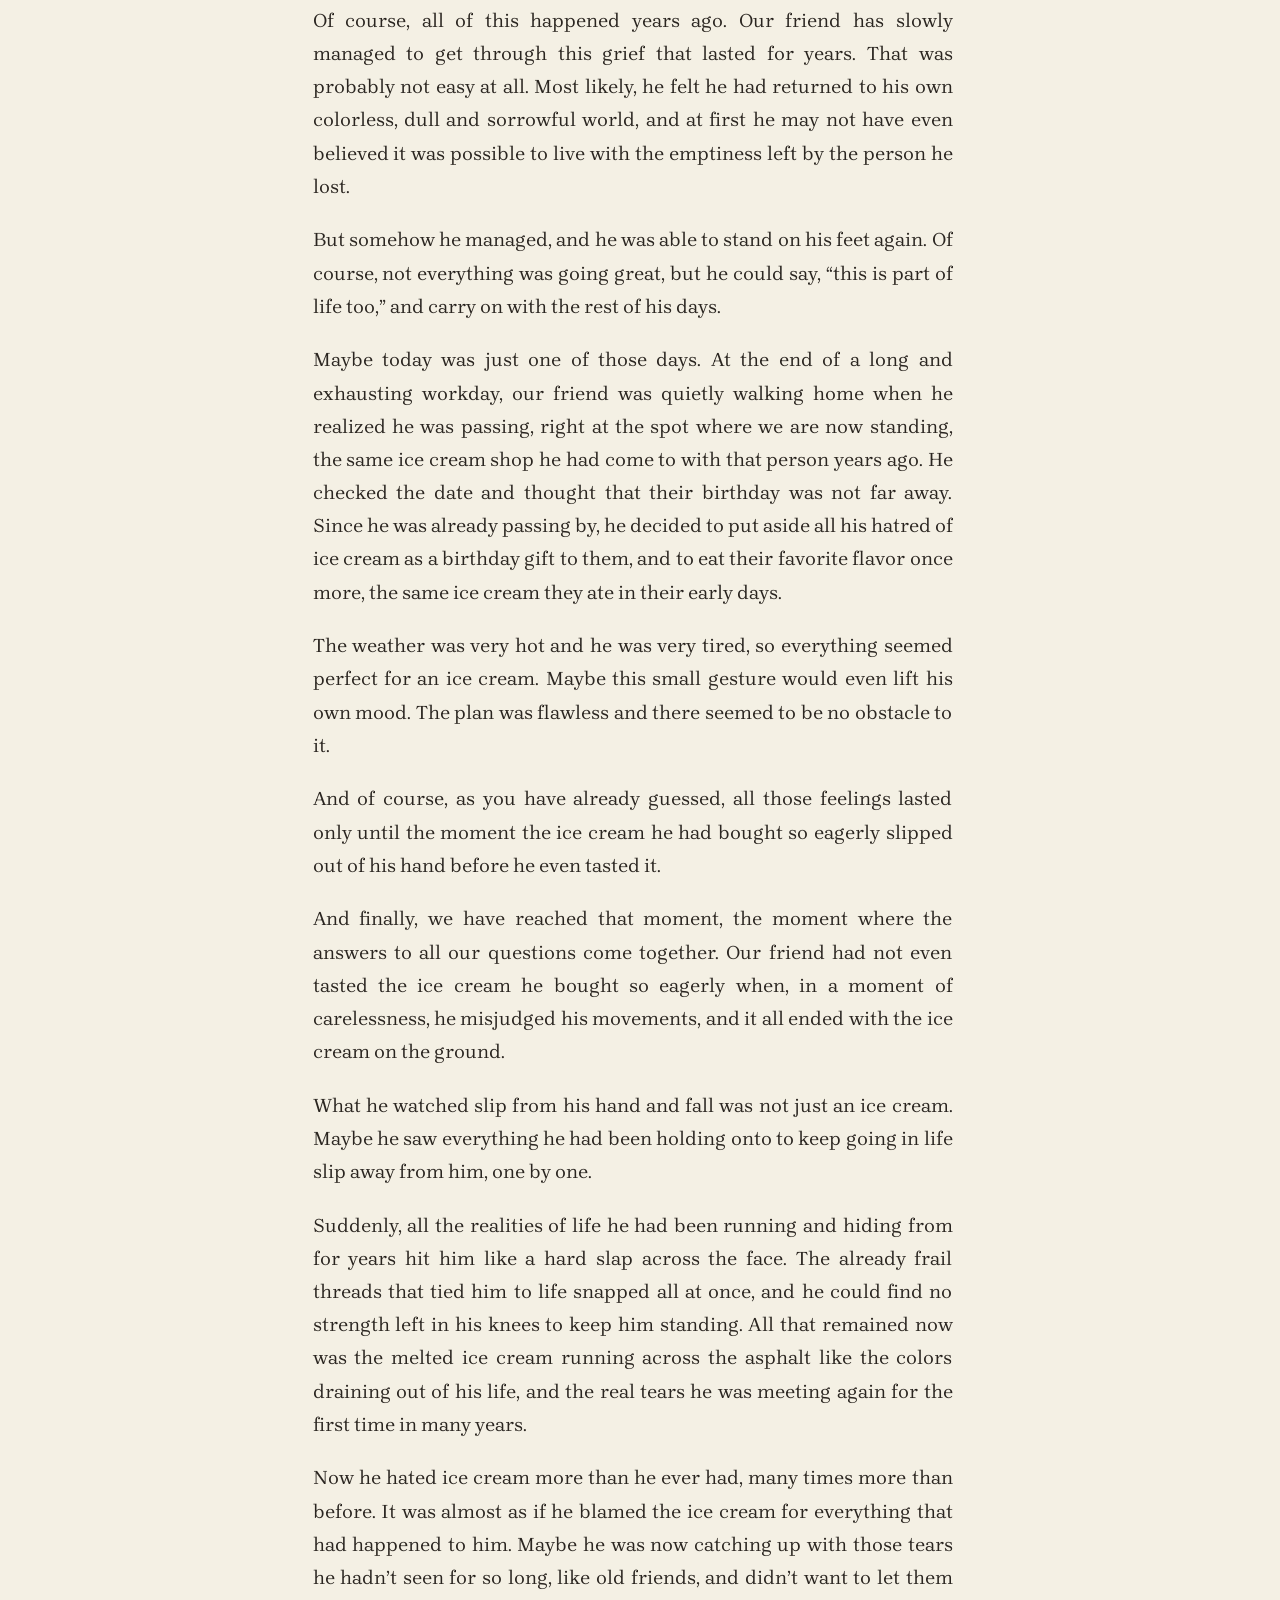
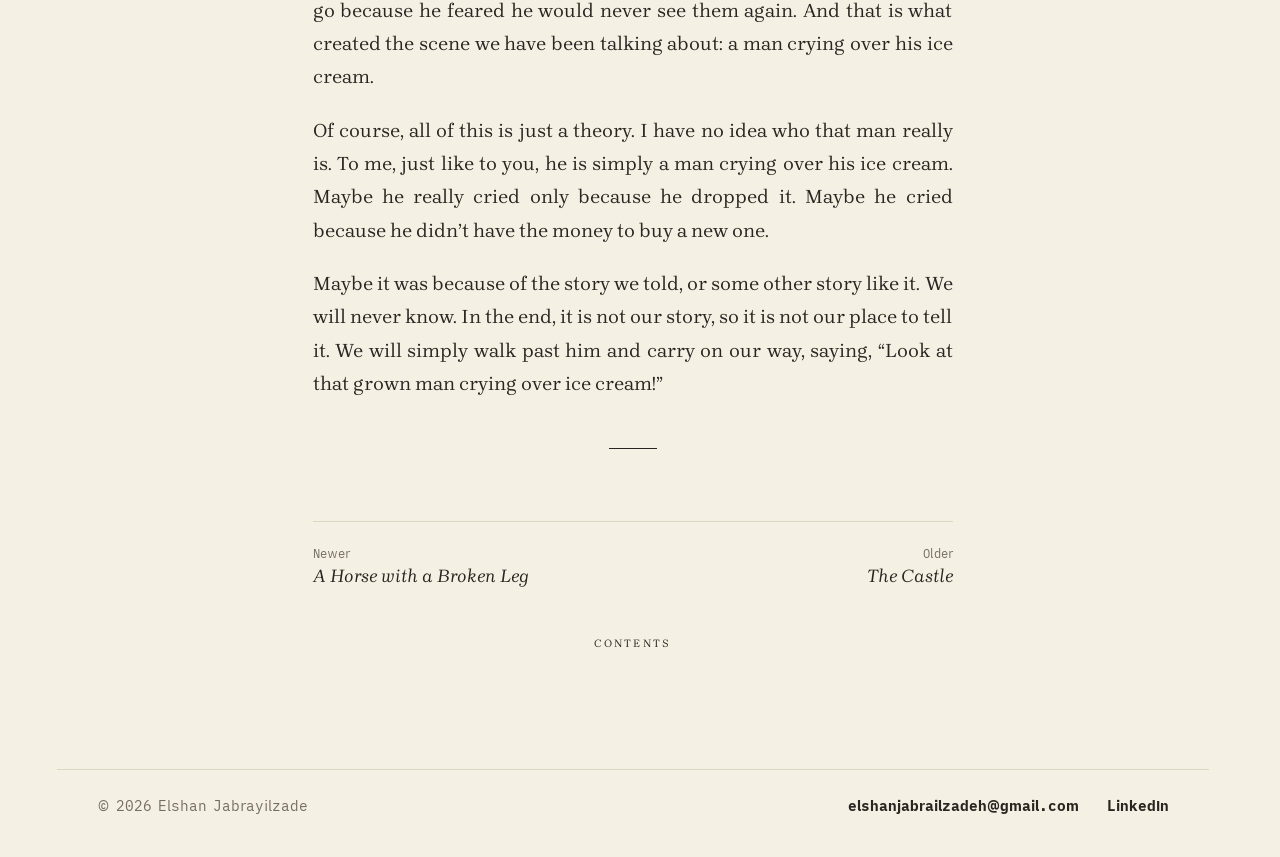
<file: 2024/03/26/the-man-crying-over-ice.html>
<!doctype html>
<html lang="en">
<head>
  <meta charset="utf-8">
  <meta name="viewport" content="width=device-width, initial-scale=1">
  <title>The Man Crying Over Ice Cream | Elshan Jabrayilzade</title>
  <meta name="description" content="The Man Crying Over Ice Cream, a story by Elshan Jabrayilzade.">
  <meta name="author" content="Elshan Jabrayilzade">
  <meta name="src-path" content="2024/03/26/the-man-crying-over-ice.html">
  <meta property="og:title" content="The Man Crying Over Ice Cream | Elshan Jabrayilzade">
  <meta property="og:description" content="The Man Crying Over Ice Cream, a story by Elshan Jabrayilzade.">
  <meta property="og:type" content="website">
  <link rel="preload" href="../../../assets/fonts/brygada-1918-latin-wght-normal.woff2" as="font" type="font/woff2" crossorigin>
  <link rel="stylesheet" href="../../../assets/site.css?v=b7274e78">
  <script>document.documentElement.className = "js";(function(){var t;try{t=localStorage.getItem("theme")}catch(e){}if(t!=="dark"&&t!=="light")t=window.matchMedia&&matchMedia("(prefers-color-scheme: dark)").matches?"dark":"light";document.documentElement.setAttribute("data-theme",t)})();</script>
</head>
<body class="book">
  <header class="top wrap">
    <div class="brand">
      <a class="name" href="../../../">Elshan Jabrayilzade</a>
      <button class="theme" type="button" aria-label="Switch between light and dark">
          <svg class="moon" viewBox="0 0 24 24" width="18" height="18" aria-hidden="true"><path d="M20 14.5A8.5 8.5 0 0 1 9.5 4 8.5 8.5 0 1 0 20 14.5z" fill="none" stroke="currentColor" stroke-width="1.6" stroke-linejoin="round"/></svg>
          <svg class="sun" viewBox="0 0 24 24" width="18" height="18" aria-hidden="true"><circle cx="12" cy="12" r="4.2" fill="none" stroke="currentColor" stroke-width="1.6"/><path d="M12 2.5v2.6M12 18.9v2.6M2.5 12h2.6M18.9 12h2.6M5.3 5.3l1.8 1.8M16.9 16.9l1.8 1.8M5.3 18.7l1.8-1.8M16.9 7.1l1.8-1.8" stroke="currentColor" stroke-width="1.6" stroke-linecap="round"/></svg>
        </button>
    </div>
    <nav class="nav" aria-label="Site">
      <a href="../../../about/">About</a>
      <a href="../../../portfolio/">Portfolio</a>
      <a href="../../../stories/" aria-current="page">Stories</a>
      <a href="../../../assets/elshan-jabrayilzade-cv.pdf">CV</a>
    </nav>
  </header>

  <main class="wrap">
    <article class="story">
      <header>
        <p>2024, March</p>
        <h1>The Man Crying Over Ice Cream</h1>
        <hr class="rule">
      </header>
      <div class="text">
        <p class="first noindent">“Look at that grown man crying over ice cream!” and “look what people choose to be sad about” were two of the comments from the people walking past the man sitting on the ground, crying next to the ice cream he had dropped. You’d probably think something similar too if you were there. After all, we all have a certain amount of daily problems we have to put up with in life, and seeing someone break down over something that seems simpler than our own struggles can irritate us.</p>
        <p>I mean, how much can you love an ice cream to get upset over dropping it? Worst case, you can just go and buy another one, right?</p>
        <p>Of course, that is only what we see. None of us knows the story behind those tears. For example, what if you learned that the man actually hates ice cream? How would you think then? Probably even worse, because crying over losing something you do not even like seems more absurd than crying over something you love. So why is the man crying? What is the thing about that ice cream that we do not know?</p>
        <p>Let’s think. Maybe the ice cream reminds him of someone, maybe of a person who took him out for ice cream on one of their first dates. Maybe he even confessed, “I’ll tell you something, but you’ll think I’m a monster, because I actually hate ice cream,” because let’s agree on one thing, ice cream is one of the most universally loved things, isn’t it? Who really hates ice cream?</p>
        <p>But instead of the judgmental reaction he expected, the kind you or I would probably have given, he got an understanding response like, “Why didn’t you tell me earlier? I brought you here without even asking.” Then our crybaby friend explained that he was afraid the other person would think badly of him if he admitted it earlier, and also that maybe if he tried it again, this time he might learn to like it. His partner, in turn, reaffirmed their great love for ice cream and joked that if they had known this fact earlier, they wouldn’t have even gone on a date.</p>
        <p>Sounds almost like a sweet little story, doesn’t it? What happened between them afterwards or what kind of relationship they had is not our concern, because that is not why we are here. We are here to understand why our weepy friend sitting by the side of the road is crying, so we should think only about what relates to that.</p>
        <p>And if the ice cream truly is a symbol of his story with someone, then it must be important enough to make him cry in the middle of the street. I think you would agree with that. If so, then if we approached him and asked about that person, he would likely tell us how important they were to him, how they were one of the few things that made him feel love for life and for living, and so on. After all, from someone who openly says he hates even something as simple and beloved as ice cream, we can more or less guess that his life didn’t have many colorful, love-filled things in it.</p>
        <p>Alright, we understand this much. The ice cream is tied to someone he truly loved, which maybe gives his emotions some reason, but still does not fully explain all this sadness caused by simply dropping an ice cream. So let’s try to dig a little deeper. Let’s try to figure out what happened to this person he cannot praise enough. Maybe they are very far from each other now. Maybe they lost contact completely. But no, I think we need something deeper.</p>
        <p>Maybe one day, while everything was going fine, a very serious health problem suddenly appeared. We don’t know what it was, but we know it had no solution, and that it slowly turned into a ticking clock for one of them.</p>
        <p>Do not be fooled by our weepy friend’s current state. Back then, he never showed any strong emotions, so that his partner, who knew they were dying, could feel stronger and better. And honestly, he wasn’t someone who could express his feelings very well in the first place, surprising as that may seem to us now. But surely, the partner could see the feelings he kept inside, even if they couldn’t see his hatred of ice cream on their first date. Over time, they had come to know each other far better.</p>
        <p>We do not need the details of the illness or the process of dying. We can more or less guess what happened, right? Even in the last stretch of his partner’s life, when they still would not stop filling those moments with their great love for ice cream, he probably met it with remarks like, “I still don’t understand what you love about this so much.”</p>
        <p>Even when that powerless body, clearly living its last days, joked, “You complain too much, but after I’m gone, you’ll have to eat ice cream for me too, don’t forget,” he just brushed it off with a laugh full of pain. Seeing that crooked, pained smile, the partner probably responded, “Alright, alright, I’m joking. I couldn’t put you through that torture. You’re already suffering enough because of me.” And even if he didn’t like hearing those words, it isn’t hard to guess that they comforted him at least a little.</p>
        <p>Of course, all of this happened years ago. Our friend has slowly managed to get through this grief that lasted for years. That was probably not easy at all. Most likely, he felt he had returned to his own colorless, dull and sorrowful world, and at first he may not have even believed it was possible to live with the emptiness left by the person he lost.</p>
        <p>But somehow he managed, and he was able to stand on his feet again. Of course, not everything was going great, but he could say, “this is part of life too,” and carry on with the rest of his days.</p>
        <p>Maybe today was just one of those days. At the end of a long and exhausting workday, our friend was quietly walking home when he realized he was passing, right at the spot where we are now standing, the same ice cream shop he had come to with that person years ago. He checked the date and thought that their birthday was not far away. Since he was already passing by, he decided to put aside all his hatred of ice cream as a birthday gift to them, and to eat their favorite flavor once more, the same ice cream they ate in their early days.</p>
        <p>The weather was very hot and he was very tired, so everything seemed perfect for an ice cream. Maybe this small gesture would even lift his own mood. The plan was flawless and there seemed to be no obstacle to it.</p>
        <p>And of course, as you have already guessed, all those feelings lasted only until the moment the ice cream he had bought so eagerly slipped out of his hand before he even tasted it.</p>
        <p>And finally, we have reached that moment, the moment where the answers to all our questions come together. Our friend had not even tasted the ice cream he bought so eagerly when, in a moment of carelessness, he misjudged his movements, and it all ended with the ice cream on the ground.</p>
        <p>What he watched slip from his hand and fall was not just an ice cream. Maybe he saw everything he had been holding onto to keep going in life slip away from him, one by one.</p>
        <p>Suddenly, all the realities of life he had been running and hiding from for years hit him like a hard slap across the face. The already frail threads that tied him to life snapped all at once, and he could find no strength left in his knees to keep him standing. All that remained now was the melted ice cream running across the asphalt like the colors draining out of his life, and the real tears he was meeting again for the first time in many years.</p>
        <p>Now he hated ice cream more than he ever had, many times more than before. It was almost as if he blamed the ice cream for everything that had happened to him. Maybe he was now catching up with those tears he hadn’t seen for so long, like old friends, and didn’t want to let them go because he feared he would never see them again. And that is what created the scene we have been talking about: a man crying over his ice cream.</p>
        <p>Of course, all of this is just a theory. I have no idea who that man really is. To me, just like to you, he is simply a man crying over his ice cream. Maybe he really cried only because he dropped it. Maybe he cried because he didn’t have the money to buy a new one.</p>
        <p>Maybe it was because of the story we told, or some other story like it. We will never know. In the end, it is not our story, so it is not our place to tell it. We will simply walk past him and carry on our way, saying, “Look at that grown man crying over ice cream!”</p>
      </div>
      <hr class="rule end">
    </article>
    <nav class="pager" aria-label="More stories"><a class="prev" href="../../../2025/08/06/a-horse-with-a-broken.html"><small>Newer</small>A Horse with a Broken Leg</a><a class="next" href="../../../2023/08/22/the-castle.html"><small>Older</small>The Castle</a></nav>
    <p class="tocback"><a href="../../../stories/">Contents</a></p>
  </main>

  <footer class="foot wrap">
    <span>&copy; 2026 Elshan Jabrayilzade</span>
    <a href="mailto:elshanjabrailzadeh@gmail.com">elshanjabrailzadeh@gmail.com</a>
    <a href="https://www.linkedin.com/in/elshanjh">LinkedIn</a>
  </footer>
  <script src="../../../assets/site.js?v=b7274e78"></script>
</body>
</html>
</file>
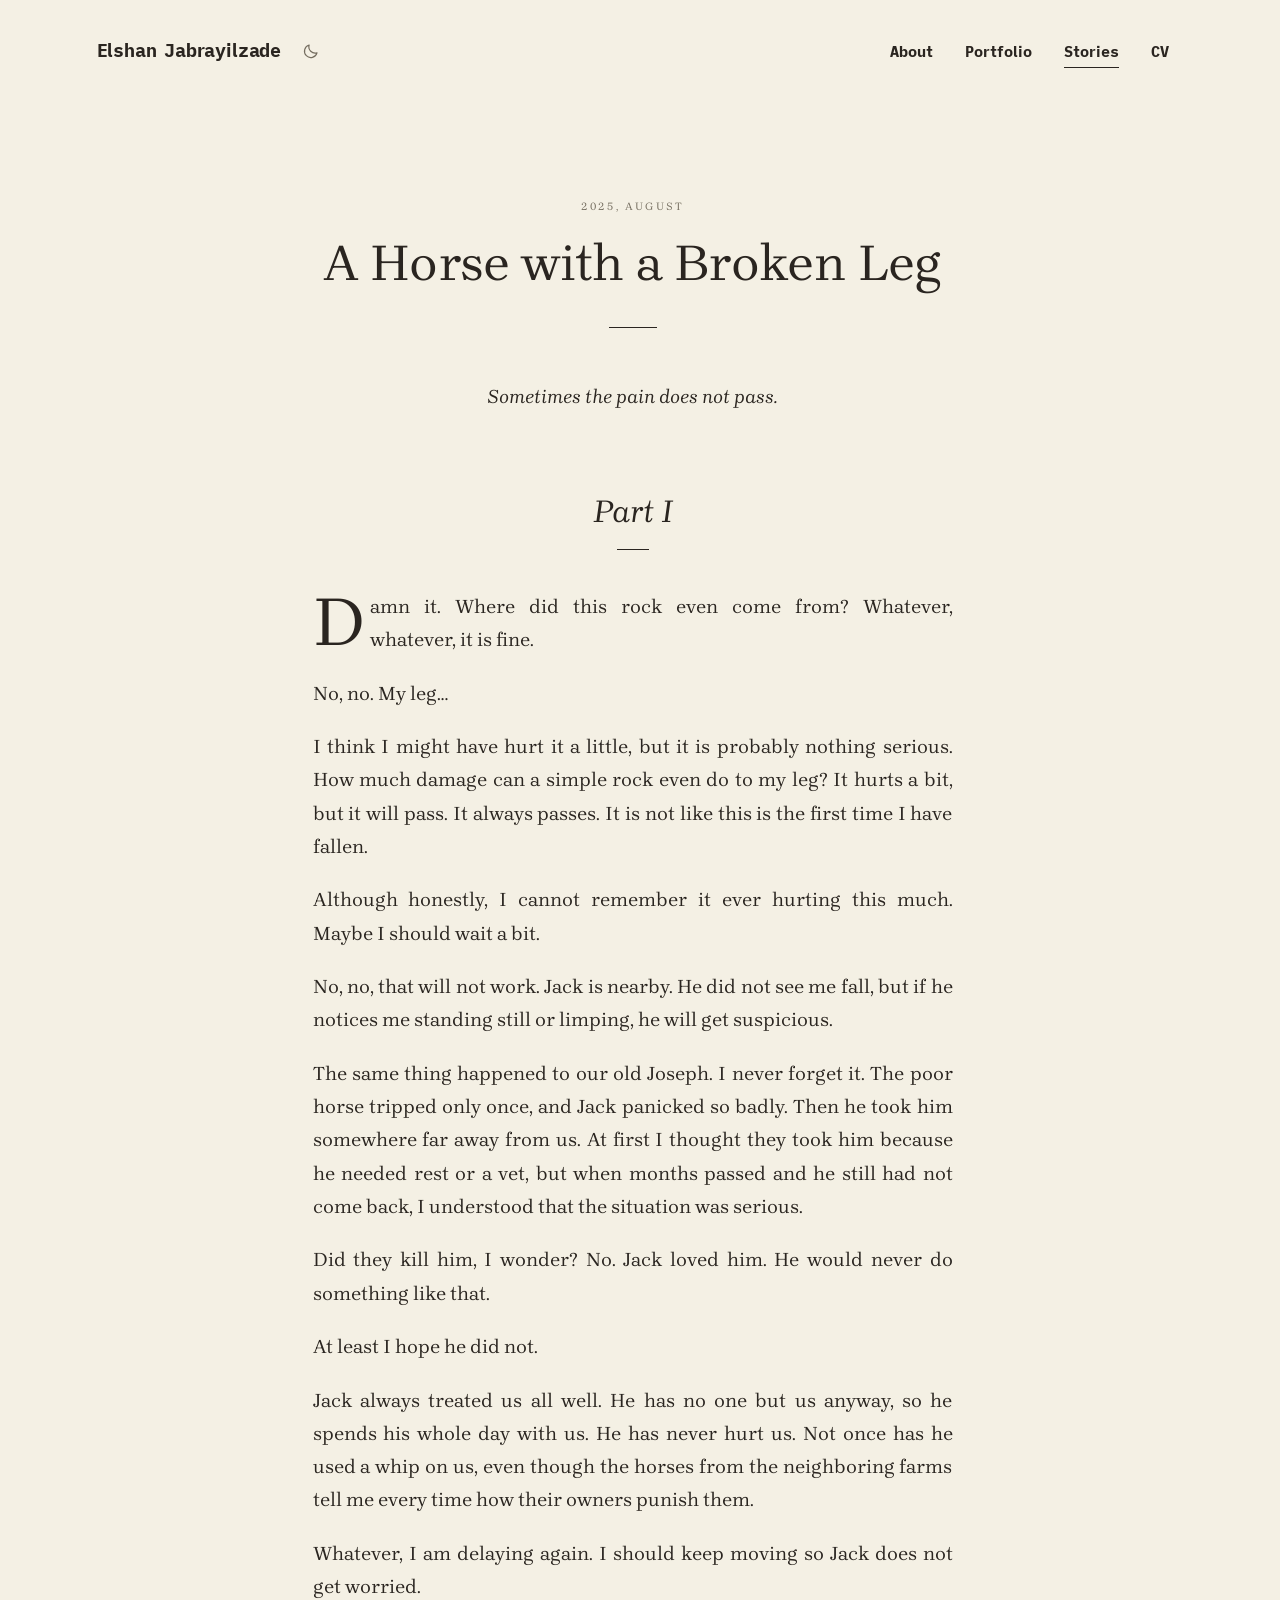
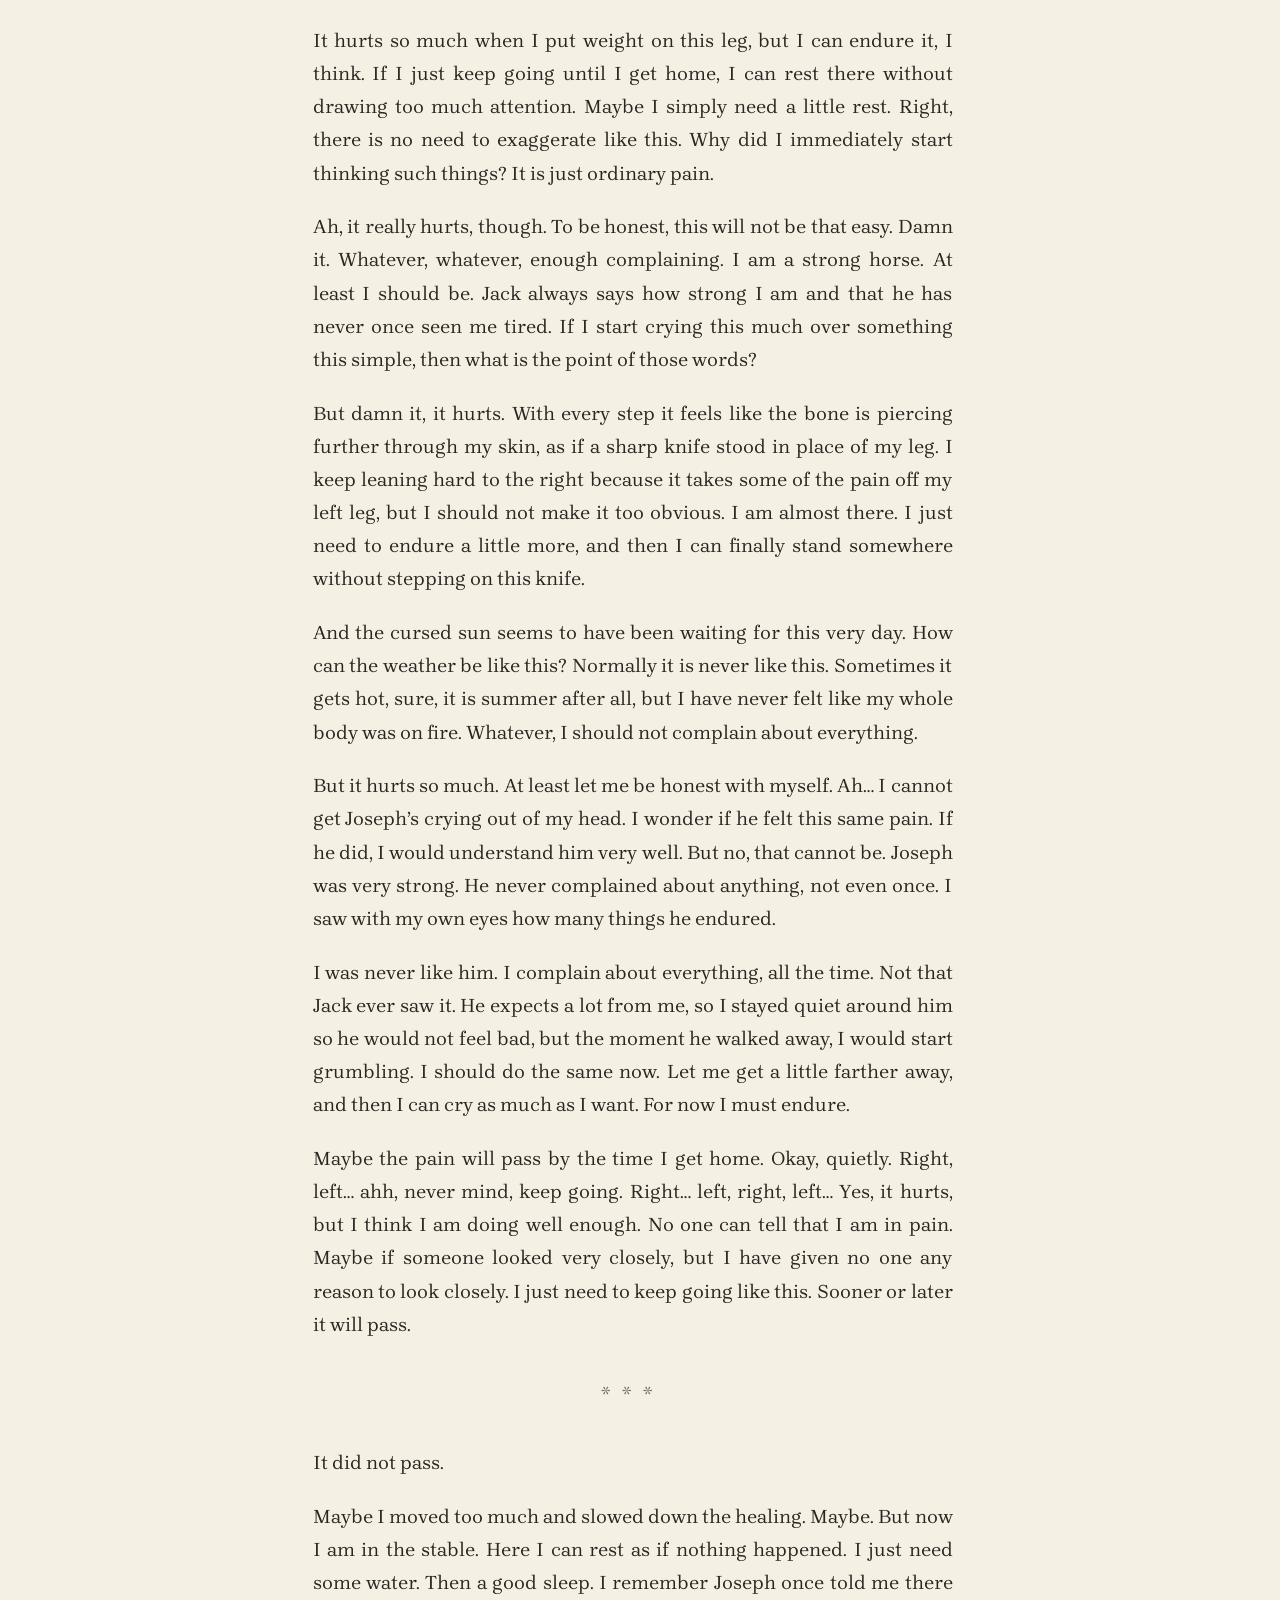
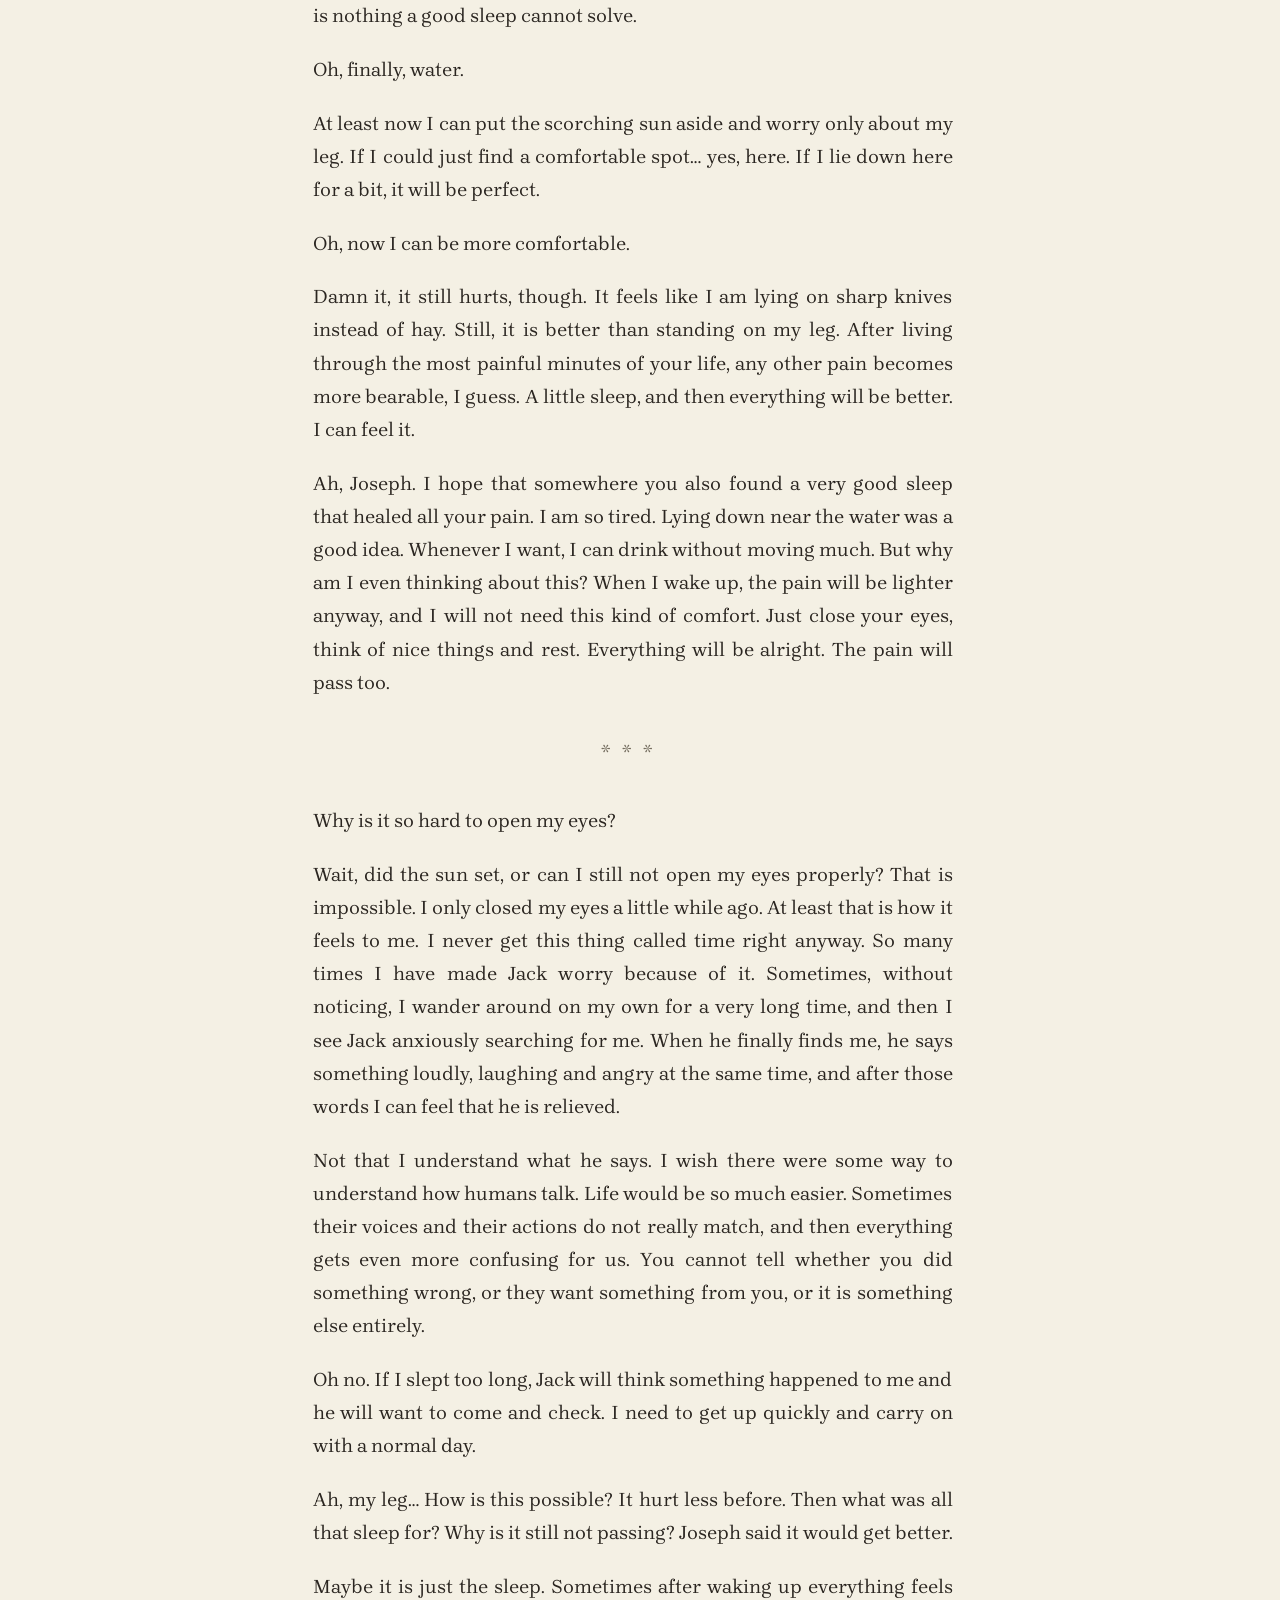
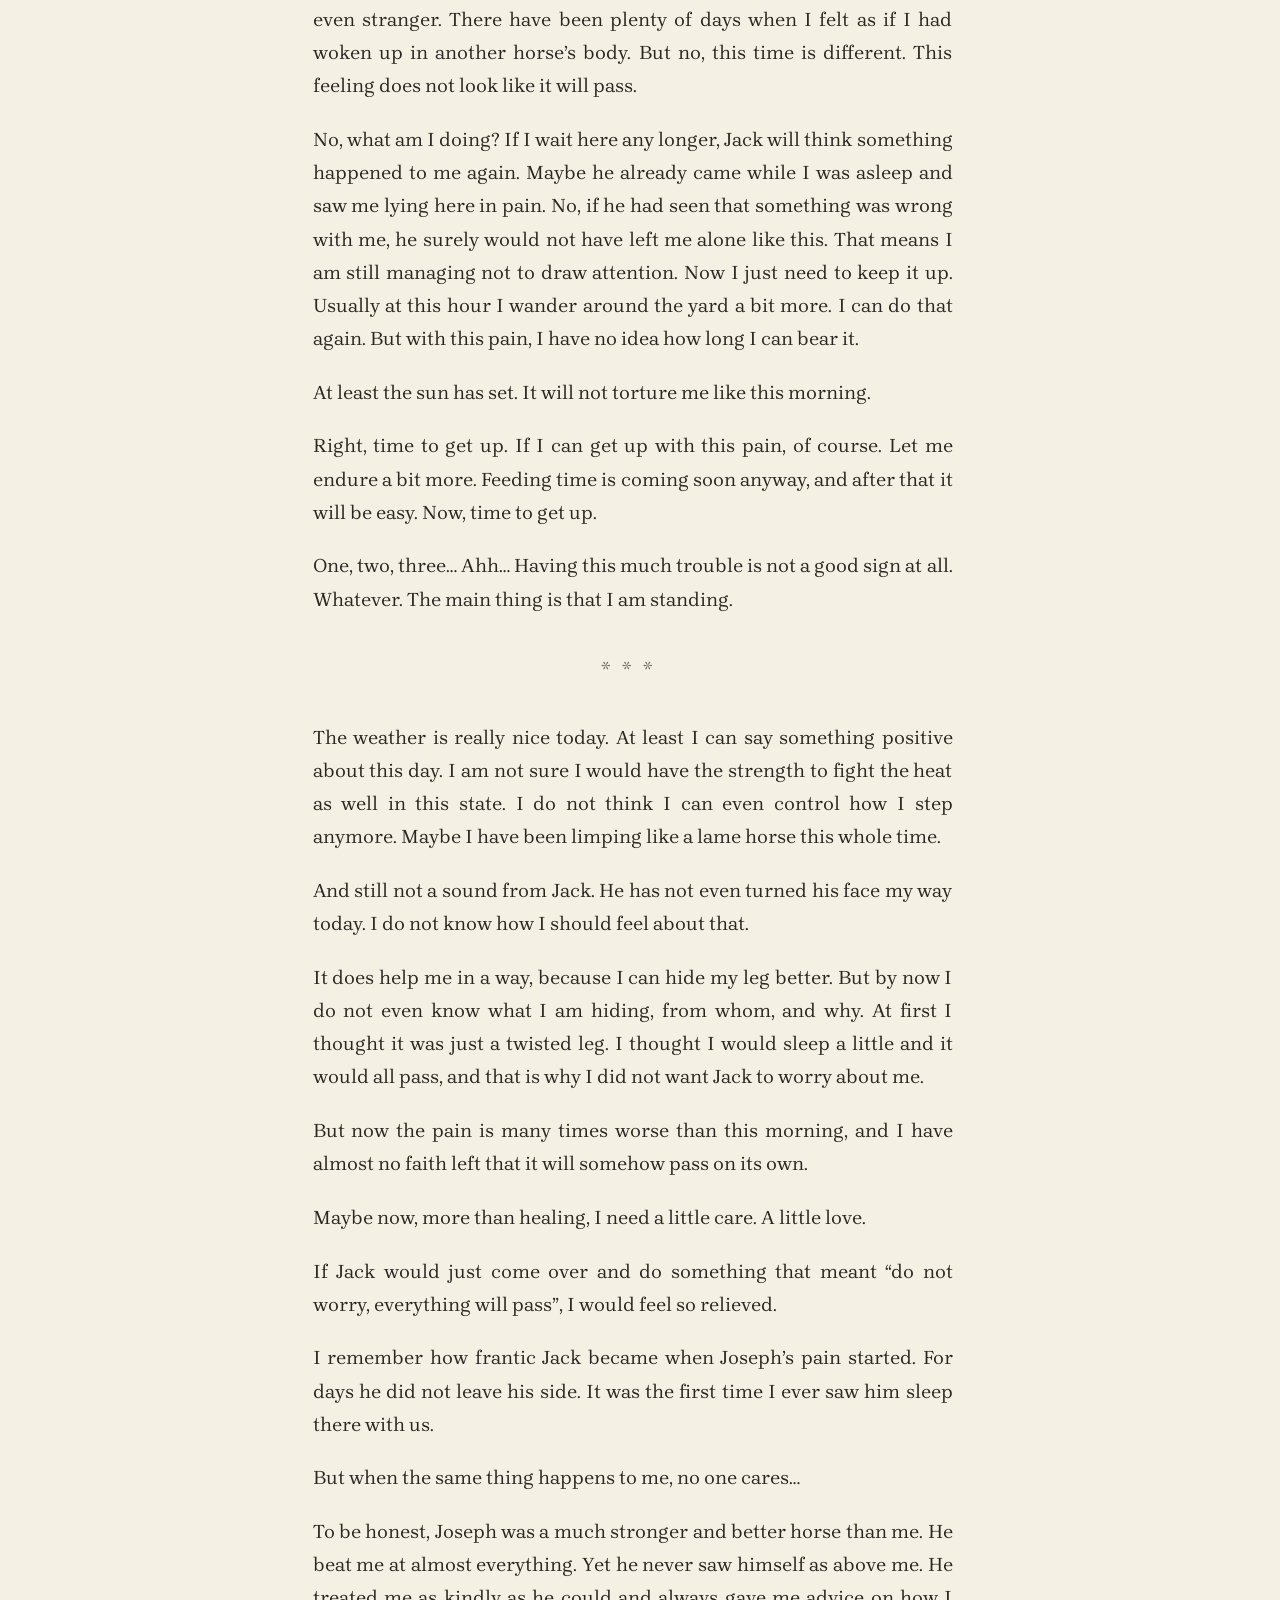
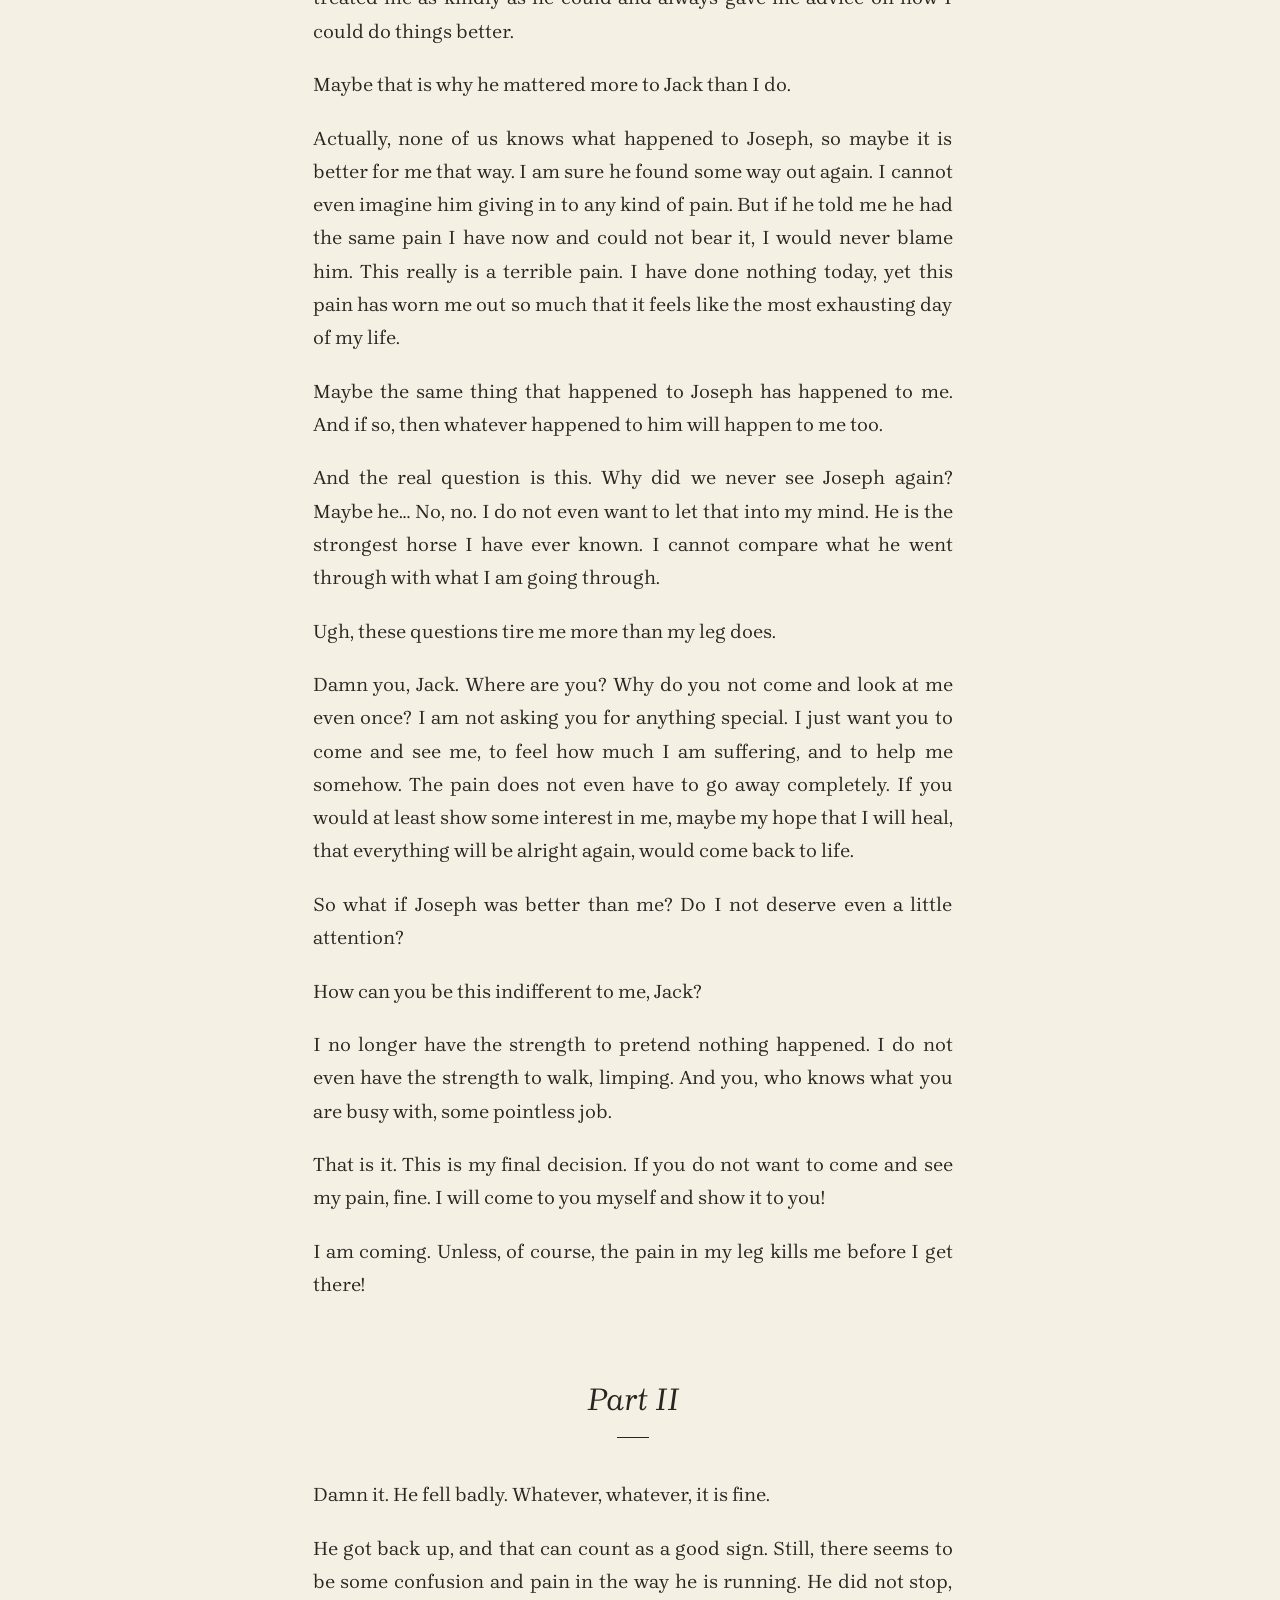
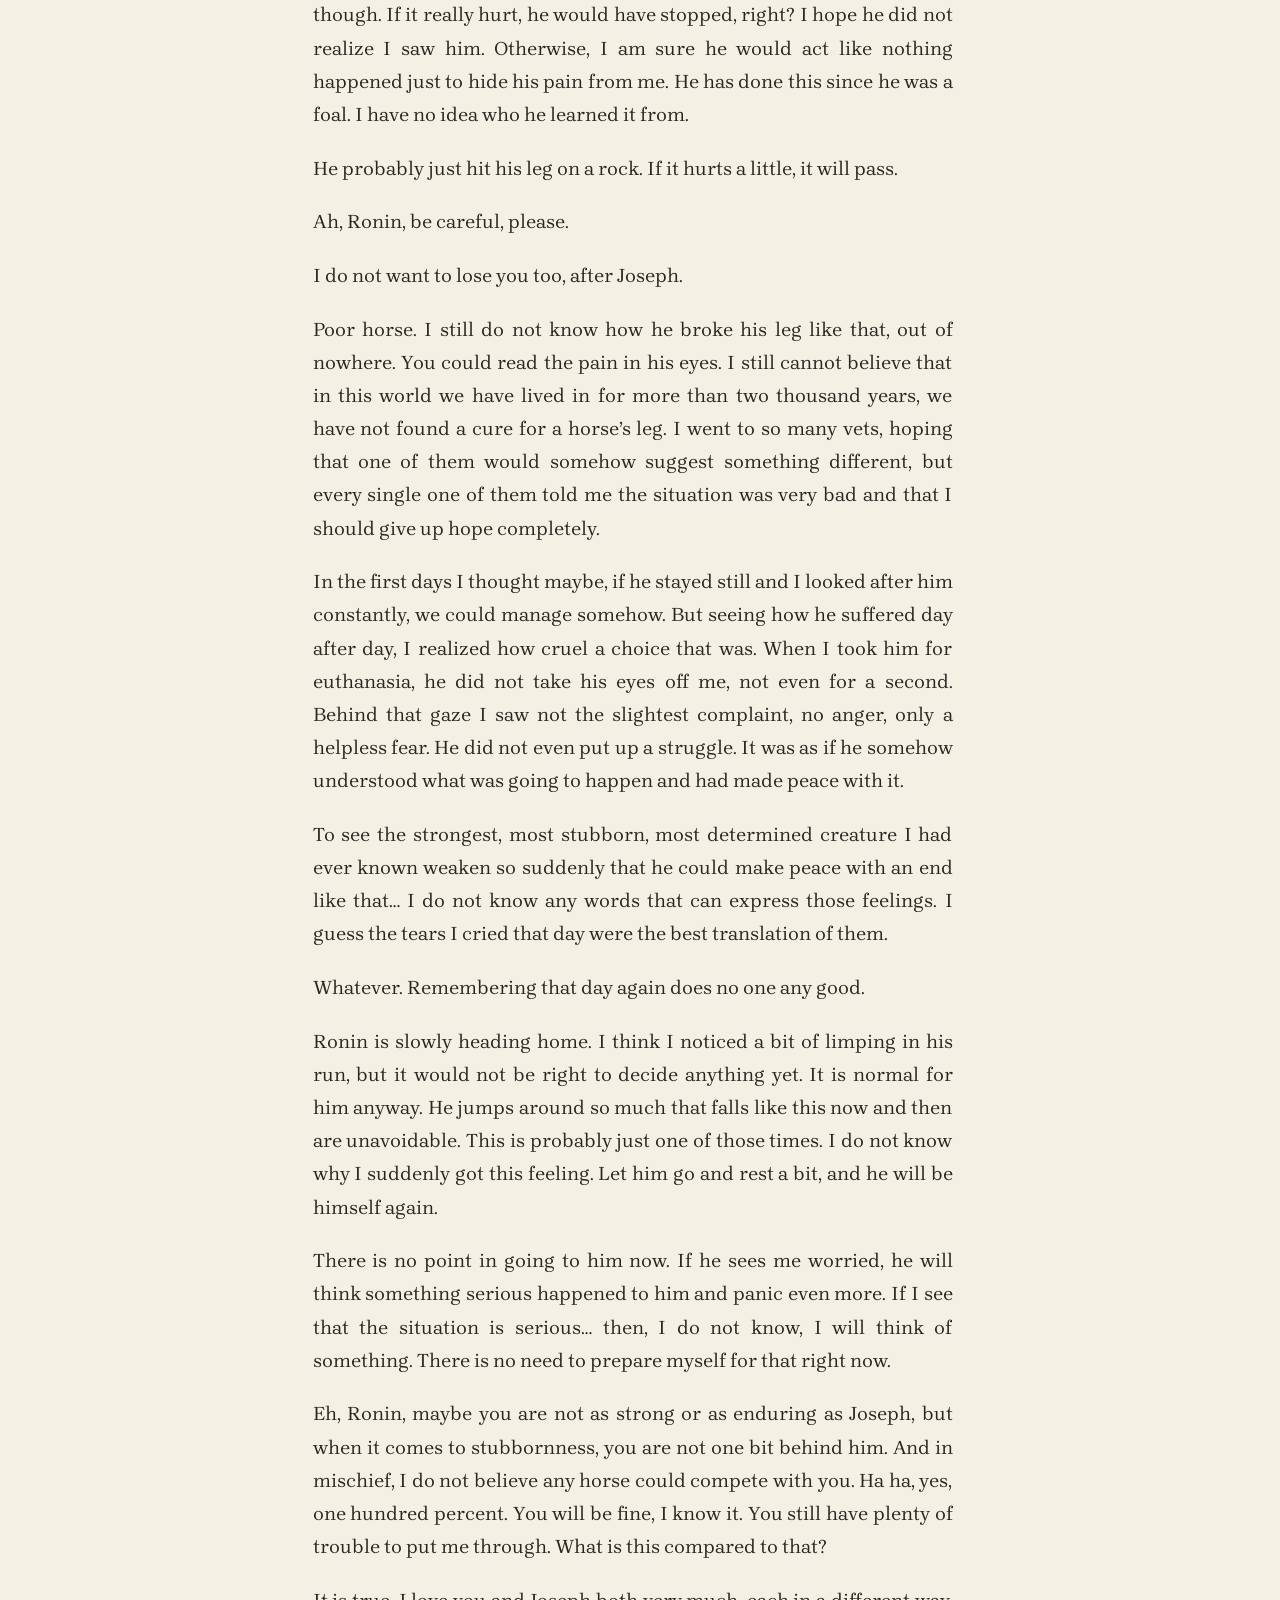
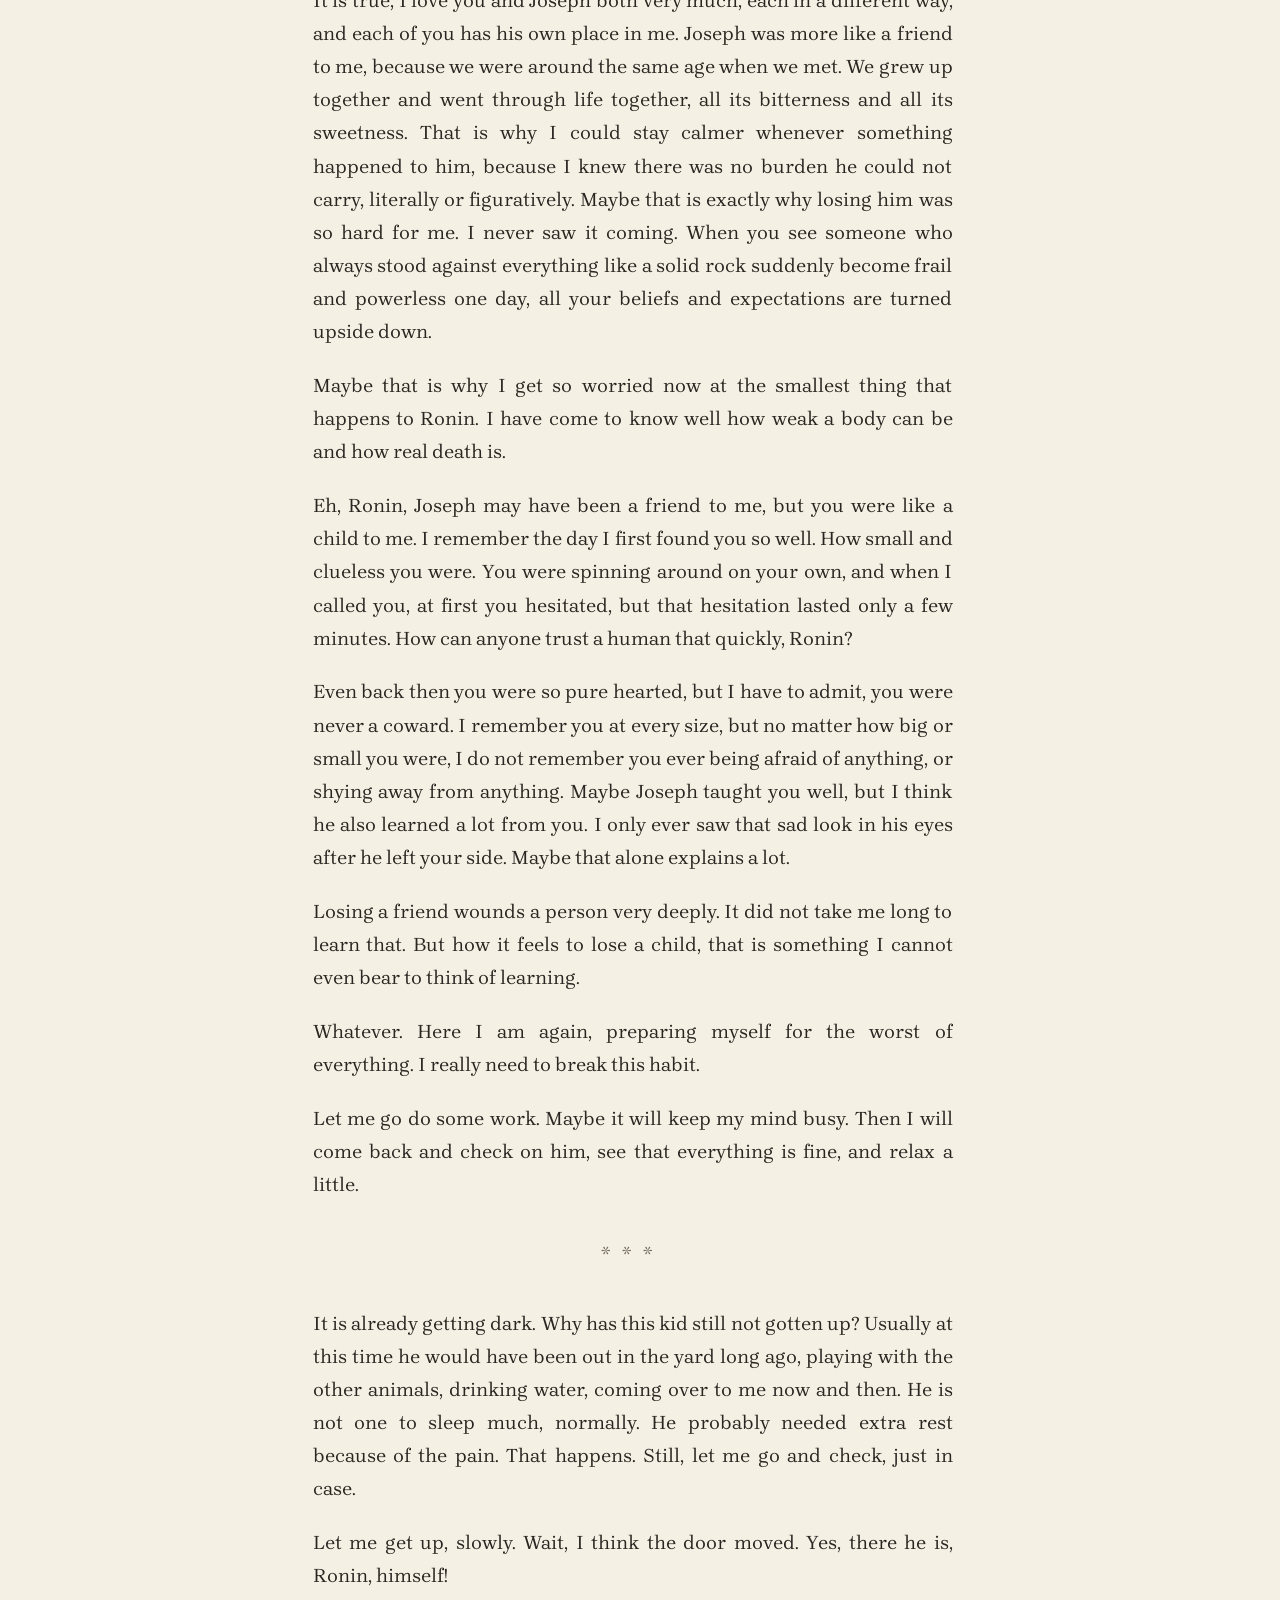
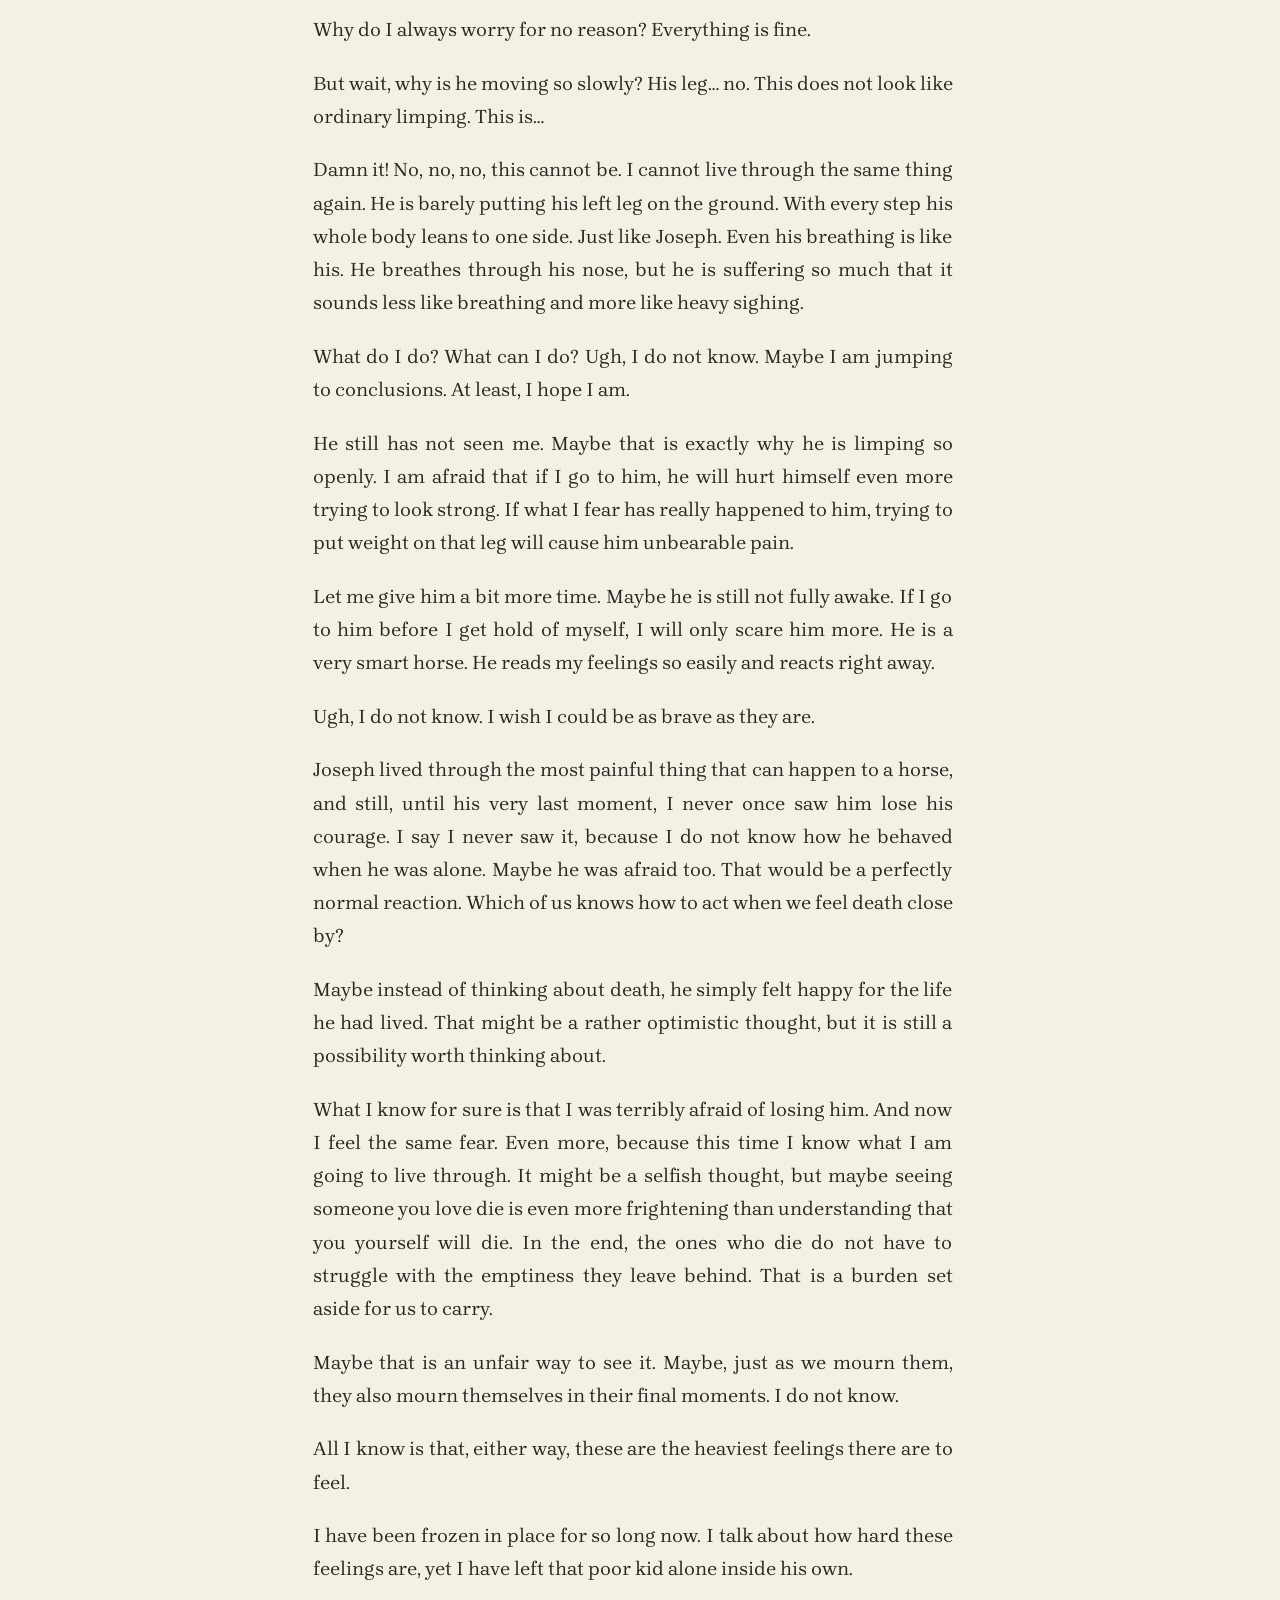
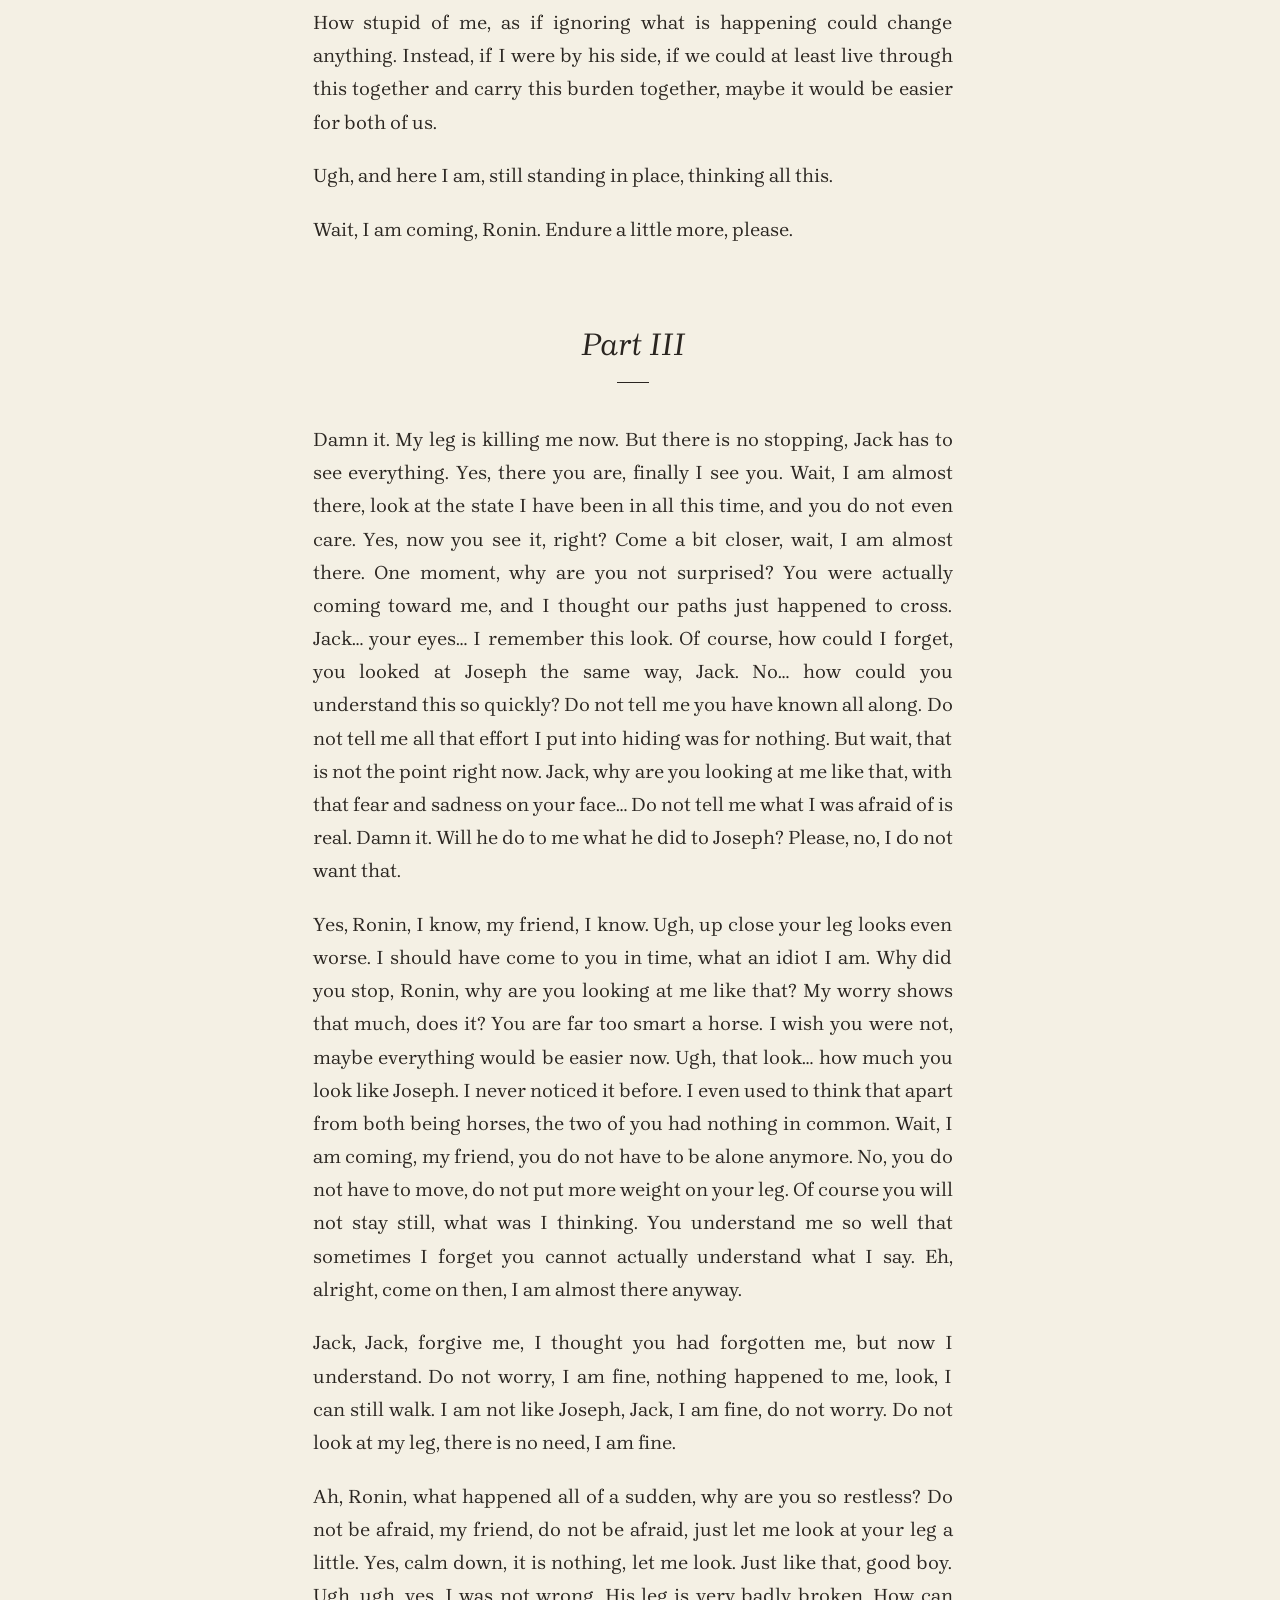
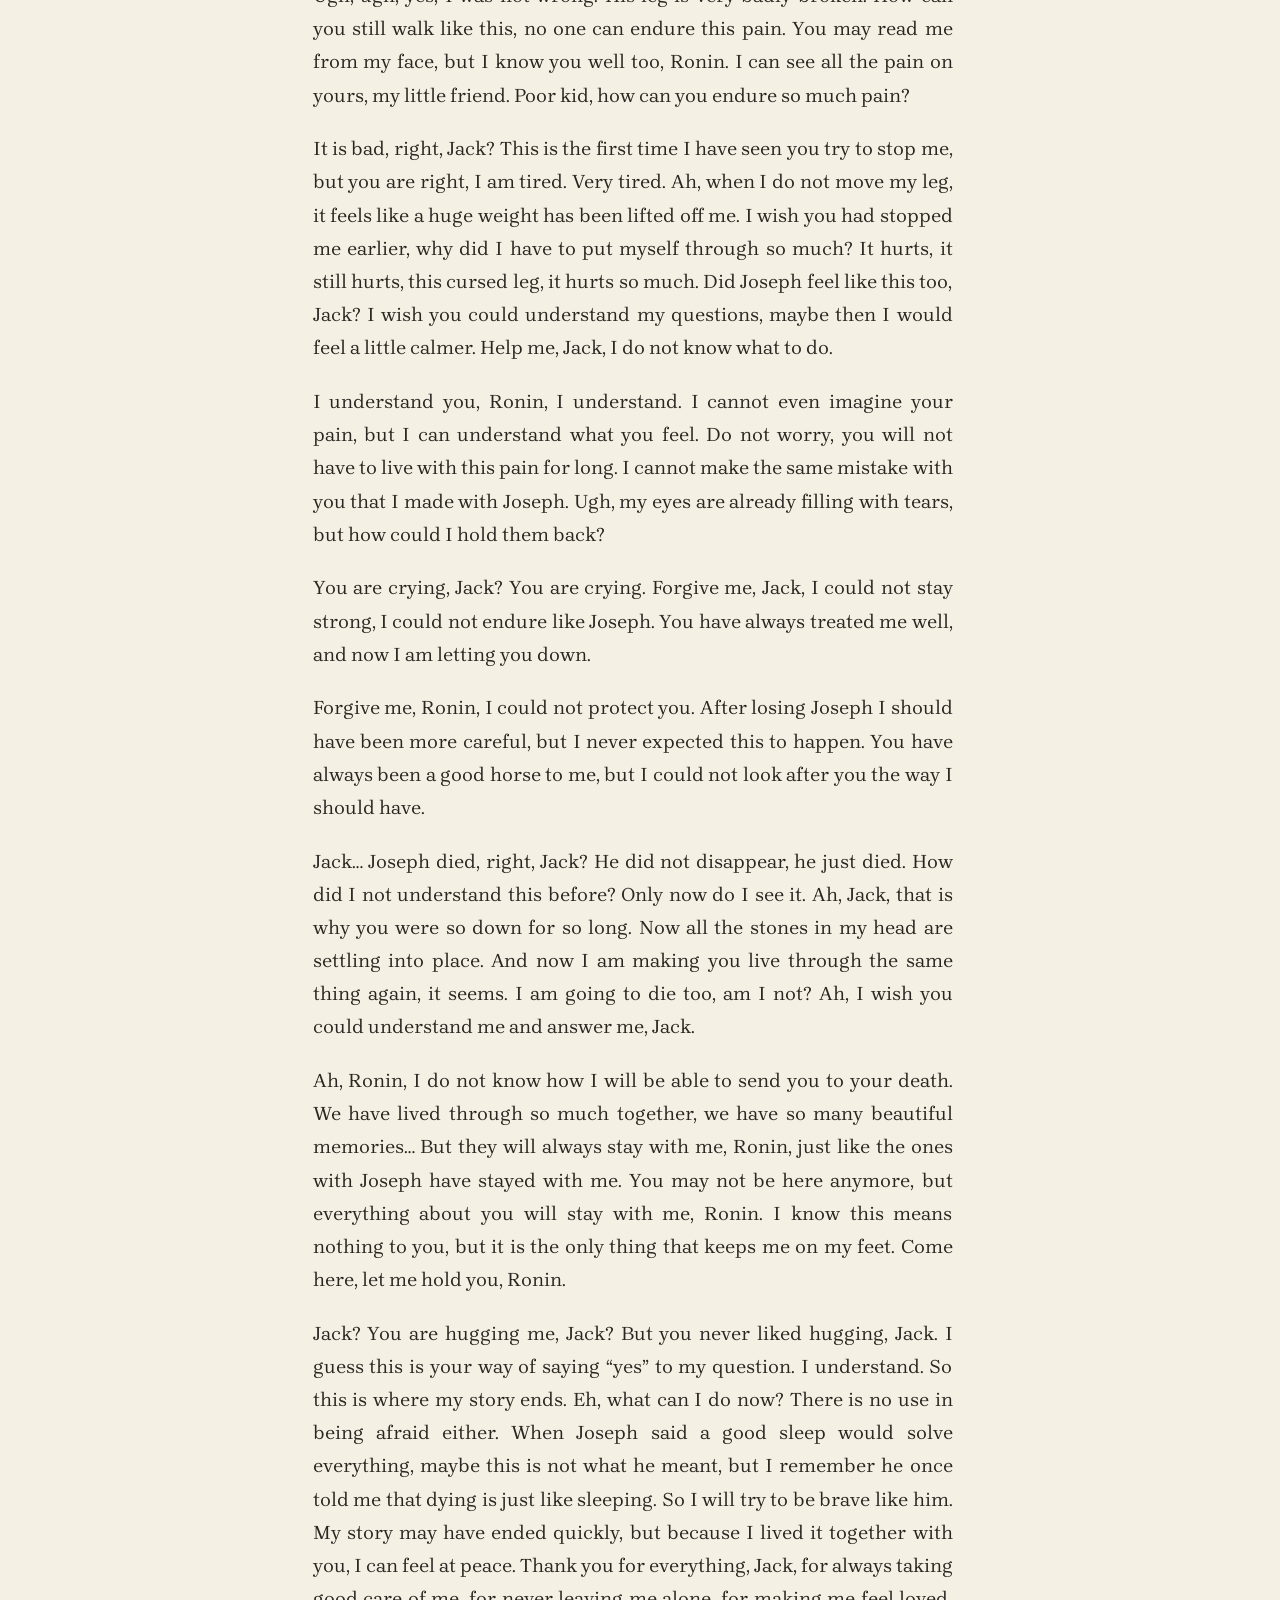
<file: 2025/08/06/a-horse-with-a-broken.html>
<!doctype html>
<html lang="en">
<head>
  <meta charset="utf-8">
  <meta name="viewport" content="width=device-width, initial-scale=1">
  <title>A Horse with a Broken Leg | Elshan Jabrayilzade</title>
  <meta name="description" content="A Horse with a Broken Leg, a story by Elshan Jabrayilzade.">
  <meta name="author" content="Elshan Jabrayilzade">
  <meta name="src-path" content="2025/08/06/a-horse-with-a-broken.html">
  <meta property="og:title" content="A Horse with a Broken Leg | Elshan Jabrayilzade">
  <meta property="og:description" content="A Horse with a Broken Leg, a story by Elshan Jabrayilzade.">
  <meta property="og:type" content="website">
  <link rel="preload" href="../../../assets/fonts/brygada-1918-latin-wght-normal.woff2" as="font" type="font/woff2" crossorigin>
  <link rel="stylesheet" href="../../../assets/site.css?v=b7274e78">
  <script>document.documentElement.className = "js";(function(){var t;try{t=localStorage.getItem("theme")}catch(e){}if(t!=="dark"&&t!=="light")t=window.matchMedia&&matchMedia("(prefers-color-scheme: dark)").matches?"dark":"light";document.documentElement.setAttribute("data-theme",t)})();</script>
</head>
<body class="book">
  <header class="top wrap">
    <div class="brand">
      <a class="name" href="../../../">Elshan Jabrayilzade</a>
      <button class="theme" type="button" aria-label="Switch between light and dark">
          <svg class="moon" viewBox="0 0 24 24" width="18" height="18" aria-hidden="true"><path d="M20 14.5A8.5 8.5 0 0 1 9.5 4 8.5 8.5 0 1 0 20 14.5z" fill="none" stroke="currentColor" stroke-width="1.6" stroke-linejoin="round"/></svg>
          <svg class="sun" viewBox="0 0 24 24" width="18" height="18" aria-hidden="true"><circle cx="12" cy="12" r="4.2" fill="none" stroke="currentColor" stroke-width="1.6"/><path d="M12 2.5v2.6M12 18.9v2.6M2.5 12h2.6M18.9 12h2.6M5.3 5.3l1.8 1.8M16.9 16.9l1.8 1.8M5.3 18.7l1.8-1.8M16.9 7.1l1.8-1.8" stroke="currentColor" stroke-width="1.6" stroke-linecap="round"/></svg>
        </button>
    </div>
    <nav class="nav" aria-label="Site">
      <a href="../../../about/">About</a>
      <a href="../../../portfolio/">Portfolio</a>
      <a href="../../../stories/" aria-current="page">Stories</a>
      <a href="../../../assets/elshan-jabrayilzade-cv.pdf">CV</a>
    </nav>
  </header>

  <main class="wrap">
    <article class="story">
      <header>
        <p>2025, August</p>
        <h1>A Horse with a Broken Leg</h1>
        <hr class="rule">
      </header>
      <div class="text">
        <p class="epigraph">Sometimes the pain does not pass.</p>
        <h2>Part I</h2>
        <p class="first noindent">Damn it. Where did this rock even come from? Whatever, whatever, it is fine.</p>
        <p>No, no. My leg…</p>
        <p>I think I might have hurt it a little, but it is probably nothing serious. How much damage can a simple rock even do to my leg? It hurts a bit, but it will pass. It always passes. It is not like this is the first time I have fallen.</p>
        <p>Although honestly, I cannot remember it ever hurting this much. Maybe I should wait a bit.</p>
        <p>No, no, that will not work. Jack is nearby. He did not see me fall, but if he notices me standing still or limping, he will get suspicious.</p>
        <p>The same thing happened to our old Joseph. I never forget it. The poor horse tripped only once, and Jack panicked so badly. Then he took him somewhere far away from us. At first I thought they took him because he needed rest or a vet, but when months passed and he still had not come back, I understood that the situation was serious.</p>
        <p>Did they kill him, I wonder? No. Jack loved him. He would never do something like that.</p>
        <p>At least I hope he did not.</p>
        <p>Jack always treated us all well. He has no one but us anyway, so he spends his whole day with us. He has never hurt us. Not once has he used a whip on us, even though the horses from the neighboring farms tell me every time how their owners punish them.</p>
        <p>Whatever, I am delaying again. I should keep moving so Jack does not get worried.</p>
        <p>It hurts so much when I put weight on this leg, but I can endure it, I think. If I just keep going until I get home, I can rest there without drawing too much attention. Maybe I simply need a little rest. Right, there is no need to exaggerate like this. Why did I immediately start thinking such things? It is just ordinary pain.</p>
        <p>Ah, it really hurts, though. To be honest, this will not be that easy. Damn it. Whatever, whatever, enough complaining. I am a strong horse. At least I should be. Jack always says how strong I am and that he has never once seen me tired. If I start crying this much over something this simple, then what is the point of those words?</p>
        <p>But damn it, it hurts. With every step it feels like the bone is piercing further through my skin, as if a sharp knife stood in place of my leg. I keep leaning hard to the right because it takes some of the pain off my left leg, but I should not make it too obvious. I am almost there. I just need to endure a little more, and then I can finally stand somewhere without stepping on this knife.</p>
        <p>And the cursed sun seems to have been waiting for this very day. How can the weather be like this? Normally it is never like this. Sometimes it gets hot, sure, it is summer after all, but I have never felt like my whole body was on fire. Whatever, I should not complain about everything.</p>
        <p>But it hurts so much. At least let me be honest with myself. Ah… I cannot get Joseph’s crying out of my head. I wonder if he felt this same pain. If he did, I would understand him very well. But no, that cannot be. Joseph was very strong. He never complained about anything, not even once. I saw with my own eyes how many things he endured.</p>
        <p>I was never like him. I complain about everything, all the time. Not that Jack ever saw it. He expects a lot from me, so I stayed quiet around him so he would not feel bad, but the moment he walked away, I would start grumbling. I should do the same now. Let me get a little farther away, and then I can cry as much as I want. For now I must endure.</p>
        <p>Maybe the pain will pass by the time I get home. Okay, quietly. Right, left… ahh, never mind, keep going. Right… left, right, left… Yes, it hurts, but I think I am doing well enough. No one can tell that I am in pain. Maybe if someone looked very closely, but I have given no one any reason to look closely. I just need to keep going like this. Sooner or later it will pass.</p>
        <p class="break" aria-hidden="true">***</p>
        <p class="noindent">It did not pass.</p>
        <p>Maybe I moved too much and slowed down the healing. Maybe. But now I am in the stable. Here I can rest as if nothing happened. I just need some water. Then a good sleep. I remember Joseph once told me there is nothing a good sleep cannot solve.</p>
        <p>Oh, finally, water.</p>
        <p>At least now I can put the scorching sun aside and worry only about my leg. If I could just find a comfortable spot… yes, here. If I lie down here for a bit, it will be perfect.</p>
        <p>Oh, now I can be more comfortable.</p>
        <p>Damn it, it still hurts, though. It feels like I am lying on sharp knives instead of hay. Still, it is better than standing on my leg. After living through the most painful minutes of your life, any other pain becomes more bearable, I guess. A little sleep, and then everything will be better. I can feel it.</p>
        <p>Ah, Joseph. I hope that somewhere you also found a very good sleep that healed all your pain. I am so tired. Lying down near the water was a good idea. Whenever I want, I can drink without moving much. But why am I even thinking about this? When I wake up, the pain will be lighter anyway, and I will not need this kind of comfort. Just close your eyes, think of nice things and rest. Everything will be alright. The pain will pass too.</p>
        <p class="break" aria-hidden="true">***</p>
        <p class="noindent">Why is it so hard to open my eyes?</p>
        <p>Wait, did the sun set, or can I still not open my eyes properly? That is impossible. I only closed my eyes a little while ago. At least that is how it feels to me. I never get this thing called time right anyway. So many times I have made Jack worry because of it. Sometimes, without noticing, I wander around on my own for a very long time, and then I see Jack anxiously searching for me. When he finally finds me, he says something loudly, laughing and angry at the same time, and after those words I can feel that he is relieved.</p>
        <p>Not that I understand what he says. I wish there were some way to understand how humans talk. Life would be so much easier. Sometimes their voices and their actions do not really match, and then everything gets even more confusing for us. You cannot tell whether you did something wrong, or they want something from you, or it is something else entirely.</p>
        <p>Oh no. If I slept too long, Jack will think something happened to me and he will want to come and check. I need to get up quickly and carry on with a normal day.</p>
        <p>Ah, my leg… How is this possible? It hurt less before. Then what was all that sleep for? Why is it still not passing? Joseph said it would get better.</p>
        <p>Maybe it is just the sleep. Sometimes after waking up everything feels even stranger. There have been plenty of days when I felt as if I had woken up in another horse’s body. But no, this time is different. This feeling does not look like it will pass.</p>
        <p>No, what am I doing? If I wait here any longer, Jack will think something happened to me again. Maybe he already came while I was asleep and saw me lying here in pain. No, if he had seen that something was wrong with me, he surely would not have left me alone like this. That means I am still managing not to draw attention. Now I just need to keep it up. Usually at this hour I wander around the yard a bit more. I can do that again. But with this pain, I have no idea how long I can bear it.</p>
        <p>At least the sun has set. It will not torture me like this morning.</p>
        <p>Right, time to get up. If I can get up with this pain, of course. Let me endure a bit more. Feeding time is coming soon anyway, and after that it will be easy. Now, time to get up.</p>
        <p>One, two, three… Ahh… Having this much trouble is not a good sign at all. Whatever. The main thing is that I am standing.</p>
        <p class="break" aria-hidden="true">***</p>
        <p class="noindent">The weather is really nice today. At least I can say something positive about this day. I am not sure I would have the strength to fight the heat as well in this state. I do not think I can even control how I step anymore. Maybe I have been limping like a lame horse this whole time.</p>
        <p>And still not a sound from Jack. He has not even turned his face my way today. I do not know how I should feel about that.</p>
        <p>It does help me in a way, because I can hide my leg better. But by now I do not even know what I am hiding, from whom, and why. At first I thought it was just a twisted leg. I thought I would sleep a little and it would all pass, and that is why I did not want Jack to worry about me.</p>
        <p>But now the pain is many times worse than this morning, and I have almost no faith left that it will somehow pass on its own.</p>
        <p>Maybe now, more than healing, I need a little care. A little love.</p>
        <p>If Jack would just come over and do something that meant “do not worry, everything will pass”, I would feel so relieved.</p>
        <p>I remember how frantic Jack became when Joseph’s pain started. For days he did not leave his side. It was the first time I ever saw him sleep there with us.</p>
        <p>But when the same thing happens to me, no one cares…</p>
        <p>To be honest, Joseph was a much stronger and better horse than me. He beat me at almost everything. Yet he never saw himself as above me. He treated me as kindly as he could and always gave me advice on how I could do things better.</p>
        <p>Maybe that is why he mattered more to Jack than I do.</p>
        <p>Actually, none of us knows what happened to Joseph, so maybe it is better for me that way. I am sure he found some way out again. I cannot even imagine him giving in to any kind of pain. But if he told me he had the same pain I have now and could not bear it, I would never blame him. This really is a terrible pain. I have done nothing today, yet this pain has worn me out so much that it feels like the most exhausting day of my life.</p>
        <p>Maybe the same thing that happened to Joseph has happened to me. And if so, then whatever happened to him will happen to me too.</p>
        <p>And the real question is this. Why did we never see Joseph again? Maybe he… No, no. I do not even want to let that into my mind. He is the strongest horse I have ever known. I cannot compare what he went through with what I am going through.</p>
        <p>Ugh, these questions tire me more than my leg does.</p>
        <p>Damn you, Jack. Where are you? Why do you not come and look at me even once? I am not asking you for anything special. I just want you to come and see me, to feel how much I am suffering, and to help me somehow. The pain does not even have to go away completely. If you would at least show some interest in me, maybe my hope that I will heal, that everything will be alright again, would come back to life.</p>
        <p>So what if Joseph was better than me? Do I not deserve even a little attention?</p>
        <p>How can you be this indifferent to me, Jack?</p>
        <p>I no longer have the strength to pretend nothing happened. I do not even have the strength to walk, limping. And you, who knows what you are busy with, some pointless job.</p>
        <p>That is it. This is my final decision. If you do not want to come and see my pain, fine. I will come to you myself and show it to you!</p>
        <p>I am coming. Unless, of course, the pain in my leg kills me before I get there!</p>
        <h2>Part II</h2>
        <p class="noindent">Damn it. He fell badly. Whatever, whatever, it is fine.</p>
        <p>He got back up, and that can count as a good sign. Still, there seems to be some confusion and pain in the way he is running. He did not stop, though. If it really hurt, he would have stopped, right? I hope he did not realize I saw him. Otherwise, I am sure he would act like nothing happened just to hide his pain from me. He has done this since he was a foal. I have no idea who he learned it from.</p>
        <p>He probably just hit his leg on a rock. If it hurts a little, it will pass.</p>
        <p>Ah, Ronin, be careful, please.</p>
        <p>I do not want to lose you too, after Joseph.</p>
        <p>Poor horse. I still do not know how he broke his leg like that, out of nowhere. You could read the pain in his eyes. I still cannot believe that in this world we have lived in for more than two thousand years, we have not found a cure for a horse’s leg. I went to so many vets, hoping that one of them would somehow suggest something different, but every single one of them told me the situation was very bad and that I should give up hope completely.</p>
        <p>In the first days I thought maybe, if he stayed still and I looked after him constantly, we could manage somehow. But seeing how he suffered day after day, I realized how cruel a choice that was. When I took him for euthanasia, he did not take his eyes off me, not even for a second. Behind that gaze I saw not the slightest complaint, no anger, only a helpless fear. He did not even put up a struggle. It was as if he somehow understood what was going to happen and had made peace with it.</p>
        <p>To see the strongest, most stubborn, most determined creature I had ever known weaken so suddenly that he could make peace with an end like that… I do not know any words that can express those feelings. I guess the tears I cried that day were the best translation of them.</p>
        <p>Whatever. Remembering that day again does no one any good.</p>
        <p>Ronin is slowly heading home. I think I noticed a bit of limping in his run, but it would not be right to decide anything yet. It is normal for him anyway. He jumps around so much that falls like this now and then are unavoidable. This is probably just one of those times. I do not know why I suddenly got this feeling. Let him go and rest a bit, and he will be himself again.</p>
        <p>There is no point in going to him now. If he sees me worried, he will think something serious happened to him and panic even more. If I see that the situation is serious… then, I do not know, I will think of something. There is no need to prepare myself for that right now.</p>
        <p>Eh, Ronin, maybe you are not as strong or as enduring as Joseph, but when it comes to stubbornness, you are not one bit behind him. And in mischief, I do not believe any horse could compete with you. Ha ha, yes, one hundred percent. You will be fine, I know it. You still have plenty of trouble to put me through. What is this compared to that?</p>
        <p>It is true, I love you and Joseph both very much, each in a different way, and each of you has his own place in me. Joseph was more like a friend to me, because we were around the same age when we met. We grew up together and went through life together, all its bitterness and all its sweetness. That is why I could stay calmer whenever something happened to him, because I knew there was no burden he could not carry, literally or figuratively. Maybe that is exactly why losing him was so hard for me. I never saw it coming. When you see someone who always stood against everything like a solid rock suddenly become frail and powerless one day, all your beliefs and expectations are turned upside down.</p>
        <p>Maybe that is why I get so worried now at the smallest thing that happens to Ronin. I have come to know well how weak a body can be and how real death is.</p>
        <p>Eh, Ronin, Joseph may have been a friend to me, but you were like a child to me. I remember the day I first found you so well. How small and clueless you were. You were spinning around on your own, and when I called you, at first you hesitated, but that hesitation lasted only a few minutes. How can anyone trust a human that quickly, Ronin?</p>
        <p>Even back then you were so pure hearted, but I have to admit, you were never a coward. I remember you at every size, but no matter how big or small you were, I do not remember you ever being afraid of anything, or shying away from anything. Maybe Joseph taught you well, but I think he also learned a lot from you. I only ever saw that sad look in his eyes after he left your side. Maybe that alone explains a lot.</p>
        <p>Losing a friend wounds a person very deeply. It did not take me long to learn that. But how it feels to lose a child, that is something I cannot even bear to think of learning.</p>
        <p>Whatever. Here I am again, preparing myself for the worst of everything. I really need to break this habit.</p>
        <p>Let me go do some work. Maybe it will keep my mind busy. Then I will come back and check on him, see that everything is fine, and relax a little.</p>
        <p class="break" aria-hidden="true">***</p>
        <p class="noindent">It is already getting dark. Why has this kid still not gotten up? Usually at this time he would have been out in the yard long ago, playing with the other animals, drinking water, coming over to me now and then. He is not one to sleep much, normally. He probably needed extra rest because of the pain. That happens. Still, let me go and check, just in case.</p>
        <p>Let me get up, slowly. Wait, I think the door moved. Yes, there he is, Ronin, himself!</p>
        <p>Why do I always worry for no reason? Everything is fine.</p>
        <p>But wait, why is he moving so slowly? His leg… no. This does not look like ordinary limping. This is…</p>
        <p>Damn it! No, no, no, this cannot be. I cannot live through the same thing again. He is barely putting his left leg on the ground. With every step his whole body leans to one side. Just like Joseph. Even his breathing is like his. He breathes through his nose, but he is suffering so much that it sounds less like breathing and more like heavy sighing.</p>
        <p>What do I do? What can I do? Ugh, I do not know. Maybe I am jumping to conclusions. At least, I hope I am.</p>
        <p>He still has not seen me. Maybe that is exactly why he is limping so openly. I am afraid that if I go to him, he will hurt himself even more trying to look strong. If what I fear has really happened to him, trying to put weight on that leg will cause him unbearable pain.</p>
        <p>Let me give him a bit more time. Maybe he is still not fully awake. If I go to him before I get hold of myself, I will only scare him more. He is a very smart horse. He reads my feelings so easily and reacts right away.</p>
        <p>Ugh, I do not know. I wish I could be as brave as they are.</p>
        <p>Joseph lived through the most painful thing that can happen to a horse, and still, until his very last moment, I never once saw him lose his courage. I say I never saw it, because I do not know how he behaved when he was alone. Maybe he was afraid too. That would be a perfectly normal reaction. Which of us knows how to act when we feel death close by?</p>
        <p>Maybe instead of thinking about death, he simply felt happy for the life he had lived. That might be a rather optimistic thought, but it is still a possibility worth thinking about.</p>
        <p>What I know for sure is that I was terribly afraid of losing him. And now I feel the same fear. Even more, because this time I know what I am going to live through. It might be a selfish thought, but maybe seeing someone you love die is even more frightening than understanding that you yourself will die. In the end, the ones who die do not have to struggle with the emptiness they leave behind. That is a burden set aside for us to carry.</p>
        <p>Maybe that is an unfair way to see it. Maybe, just as we mourn them, they also mourn themselves in their final moments. I do not know.</p>
        <p>All I know is that, either way, these are the heaviest feelings there are to feel.</p>
        <p>I have been frozen in place for so long now. I talk about how hard these feelings are, yet I have left that poor kid alone inside his own.</p>
        <p>How stupid of me, as if ignoring what is happening could change anything. Instead, if I were by his side, if we could at least live through this together and carry this burden together, maybe it would be easier for both of us.</p>
        <p>Ugh, and here I am, still standing in place, thinking all this.</p>
        <p>Wait, I am coming, Ronin. Endure a little more, please.</p>
        <h2>Part III</h2>
        <p class="noindent">Damn it. My leg is killing me now. But there is no stopping, Jack has to see everything. Yes, there you are, finally I see you. Wait, I am almost there, look at the state I have been in all this time, and you do not even care. Yes, now you see it, right? Come a bit closer, wait, I am almost there. One moment, why are you not surprised? You were actually coming toward me, and I thought our paths just happened to cross. Jack… your eyes… I remember this look. Of course, how could I forget, you looked at Joseph the same way, Jack. No… how could you understand this so quickly? Do not tell me you have known all along. Do not tell me all that effort I put into hiding was for nothing. But wait, that is not the point right now. Jack, why are you looking at me like that, with that fear and sadness on your face… Do not tell me what I was afraid of is real. Damn it. Will he do to me what he did to Joseph? Please, no, I do not want that.</p>
        <p>Yes, Ronin, I know, my friend, I know. Ugh, up close your leg looks even worse. I should have come to you in time, what an idiot I am. Why did you stop, Ronin, why are you looking at me like that? My worry shows that much, does it? You are far too smart a horse. I wish you were not, maybe everything would be easier now. Ugh, that look… how much you look like Joseph. I never noticed it before. I even used to think that apart from both being horses, the two of you had nothing in common. Wait, I am coming, my friend, you do not have to be alone anymore. No, you do not have to move, do not put more weight on your leg. Of course you will not stay still, what was I thinking. You understand me so well that sometimes I forget you cannot actually understand what I say. Eh, alright, come on then, I am almost there anyway.</p>
        <p>Jack, Jack, forgive me, I thought you had forgotten me, but now I understand. Do not worry, I am fine, nothing happened to me, look, I can still walk. I am not like Joseph, Jack, I am fine, do not worry. Do not look at my leg, there is no need, I am fine.</p>
        <p>Ah, Ronin, what happened all of a sudden, why are you so restless? Do not be afraid, my friend, do not be afraid, just let me look at your leg a little. Yes, calm down, it is nothing, let me look. Just like that, good boy. Ugh, ugh, yes, I was not wrong. His leg is very badly broken. How can you still walk like this, no one can endure this pain. You may read me from my face, but I know you well too, Ronin. I can see all the pain on yours, my little friend. Poor kid, how can you endure so much pain?</p>
        <p>It is bad, right, Jack? This is the first time I have seen you try to stop me, but you are right, I am tired. Very tired. Ah, when I do not move my leg, it feels like a huge weight has been lifted off me. I wish you had stopped me earlier, why did I have to put myself through so much? It hurts, it still hurts, this cursed leg, it hurts so much. Did Joseph feel like this too, Jack? I wish you could understand my questions, maybe then I would feel a little calmer. Help me, Jack, I do not know what to do.</p>
        <p>I understand you, Ronin, I understand. I cannot even imagine your pain, but I can understand what you feel. Do not worry, you will not have to live with this pain for long. I cannot make the same mistake with you that I made with Joseph. Ugh, my eyes are already filling with tears, but how could I hold them back?</p>
        <p>You are crying, Jack? You are crying. Forgive me, Jack, I could not stay strong, I could not endure like Joseph. You have always treated me well, and now I am letting you down.</p>
        <p>Forgive me, Ronin, I could not protect you. After losing Joseph I should have been more careful, but I never expected this to happen. You have always been a good horse to me, but I could not look after you the way I should have.</p>
        <p>Jack… Joseph died, right, Jack? He did not disappear, he just died. How did I not understand this before? Only now do I see it. Ah, Jack, that is why you were so down for so long. Now all the stones in my head are settling into place. And now I am making you live through the same thing again, it seems. I am going to die too, am I not? Ah, I wish you could understand me and answer me, Jack.</p>
        <p>Ah, Ronin, I do not know how I will be able to send you to your death. We have lived through so much together, we have so many beautiful memories… But they will always stay with me, Ronin, just like the ones with Joseph have stayed with me. You may not be here anymore, but everything about you will stay with me, Ronin. I know this means nothing to you, but it is the only thing that keeps me on my feet. Come here, let me hold you, Ronin.</p>
        <p>Jack? You are hugging me, Jack? But you never liked hugging, Jack. I guess this is your way of saying “yes” to my question. I understand. So this is where my story ends. Eh, what can I do now? There is no use in being afraid either. When Joseph said a good sleep would solve everything, maybe this is not what he meant, but I remember he once told me that dying is just like sleeping. So I will try to be brave like him. My story may have ended quickly, but because I lived it together with you, I can feel at peace. Thank you for everything, Jack, for always taking good care of me, for never leaving me alone, for making me feel loved. Yes, Jack, thank you so much for everything.</p>
        <p>Ah, Ronin, my son, thank you so much for everything, for never leaving me alone, for never causing me any pain, for being the smartest and softest hearted creature I have ever known. I love you, Ronin, and even when you are gone, I will keep on loving you. Thank you so much for everything, Ronin.</p>
        <p>If I were born into this world again, I would choose you as my father again, Jack. Thank you so much!</p>
      </div>
      <hr class="rule end">
    </article>
    <nav class="pager" aria-label="More stories"><a class="prev" href="../../../2025/11/19/the-last-question.html"><small>Newer</small>The Last Question</a><a class="next" href="../../../2024/03/26/the-man-crying-over-ice.html"><small>Older</small>The Man Crying Over Ice Cream</a></nav>
    <p class="tocback"><a href="../../../stories/">Contents</a></p>
  </main>

  <footer class="foot wrap">
    <span>&copy; 2026 Elshan Jabrayilzade</span>
    <a href="mailto:elshanjabrailzadeh@gmail.com">elshanjabrailzadeh@gmail.com</a>
    <a href="https://www.linkedin.com/in/elshanjh">LinkedIn</a>
  </footer>
  <script src="../../../assets/site.js?v=b7274e78"></script>
</body>
</html>
</file>
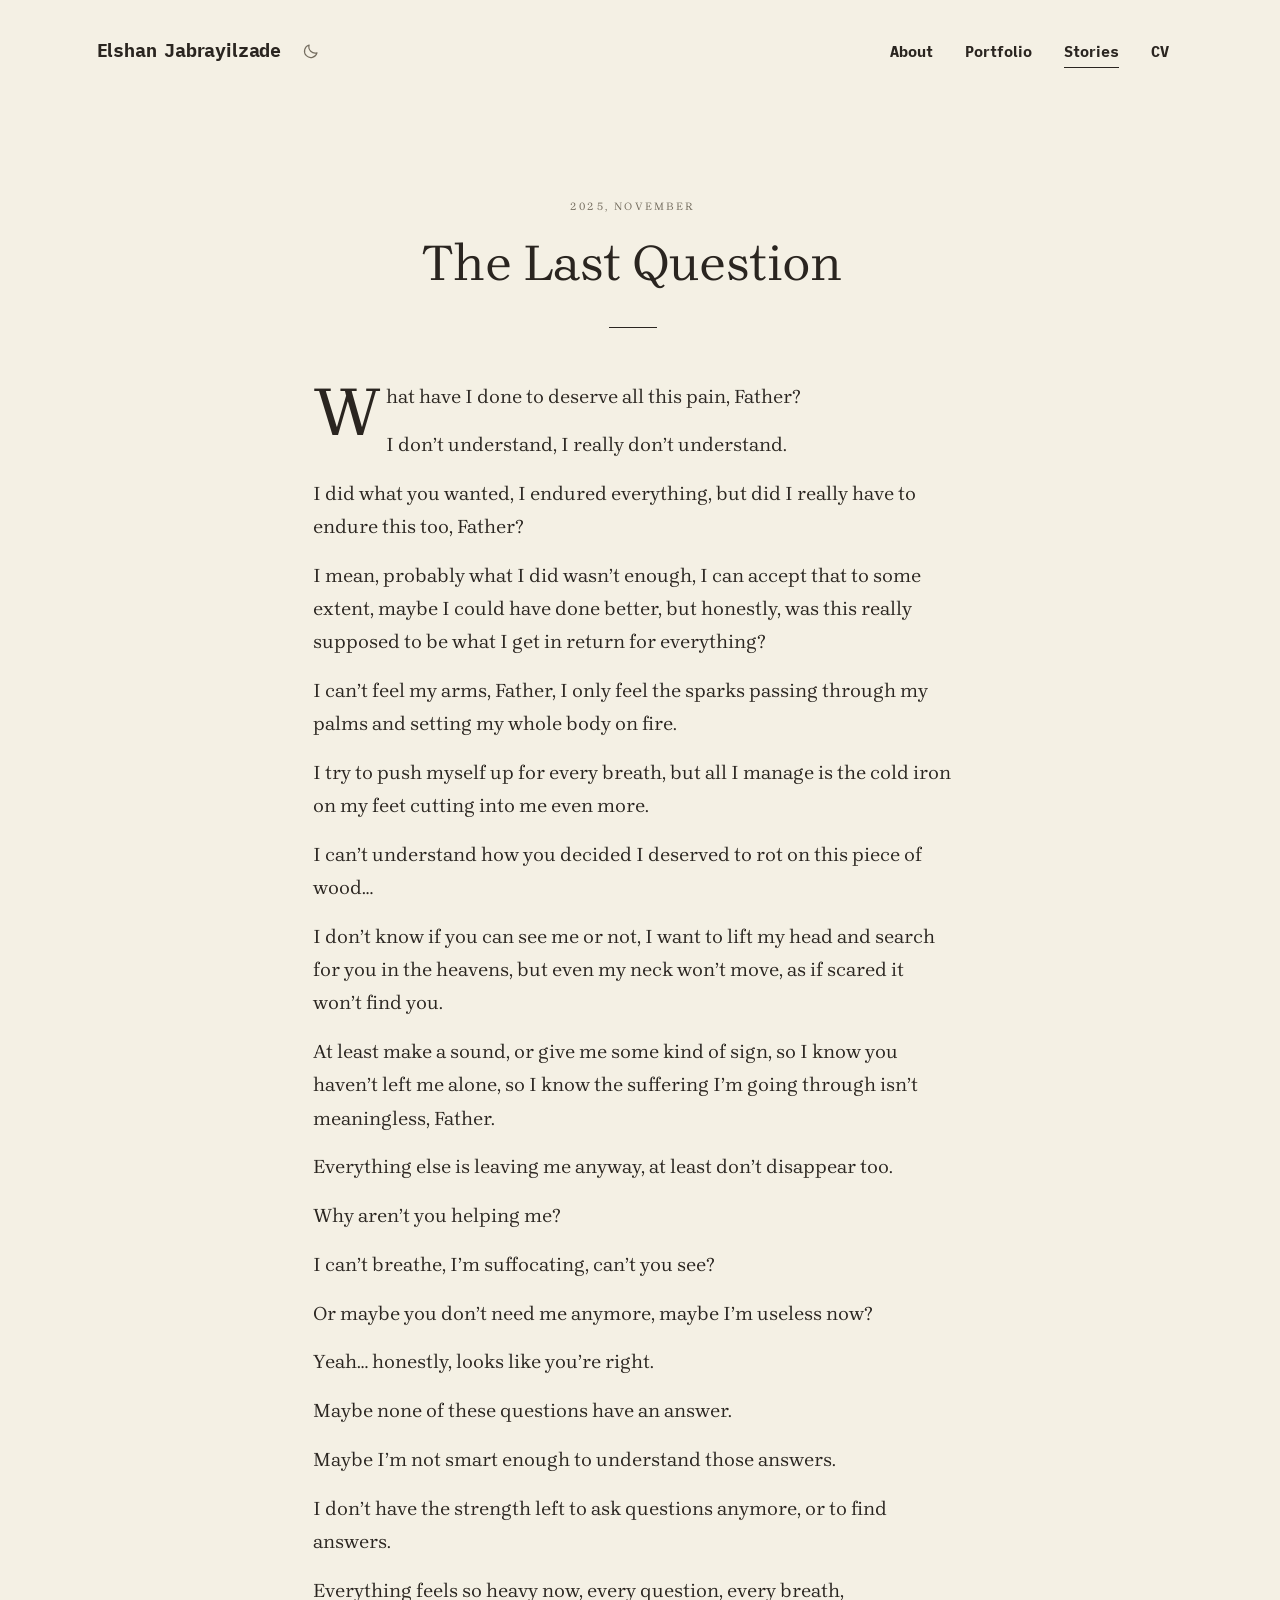
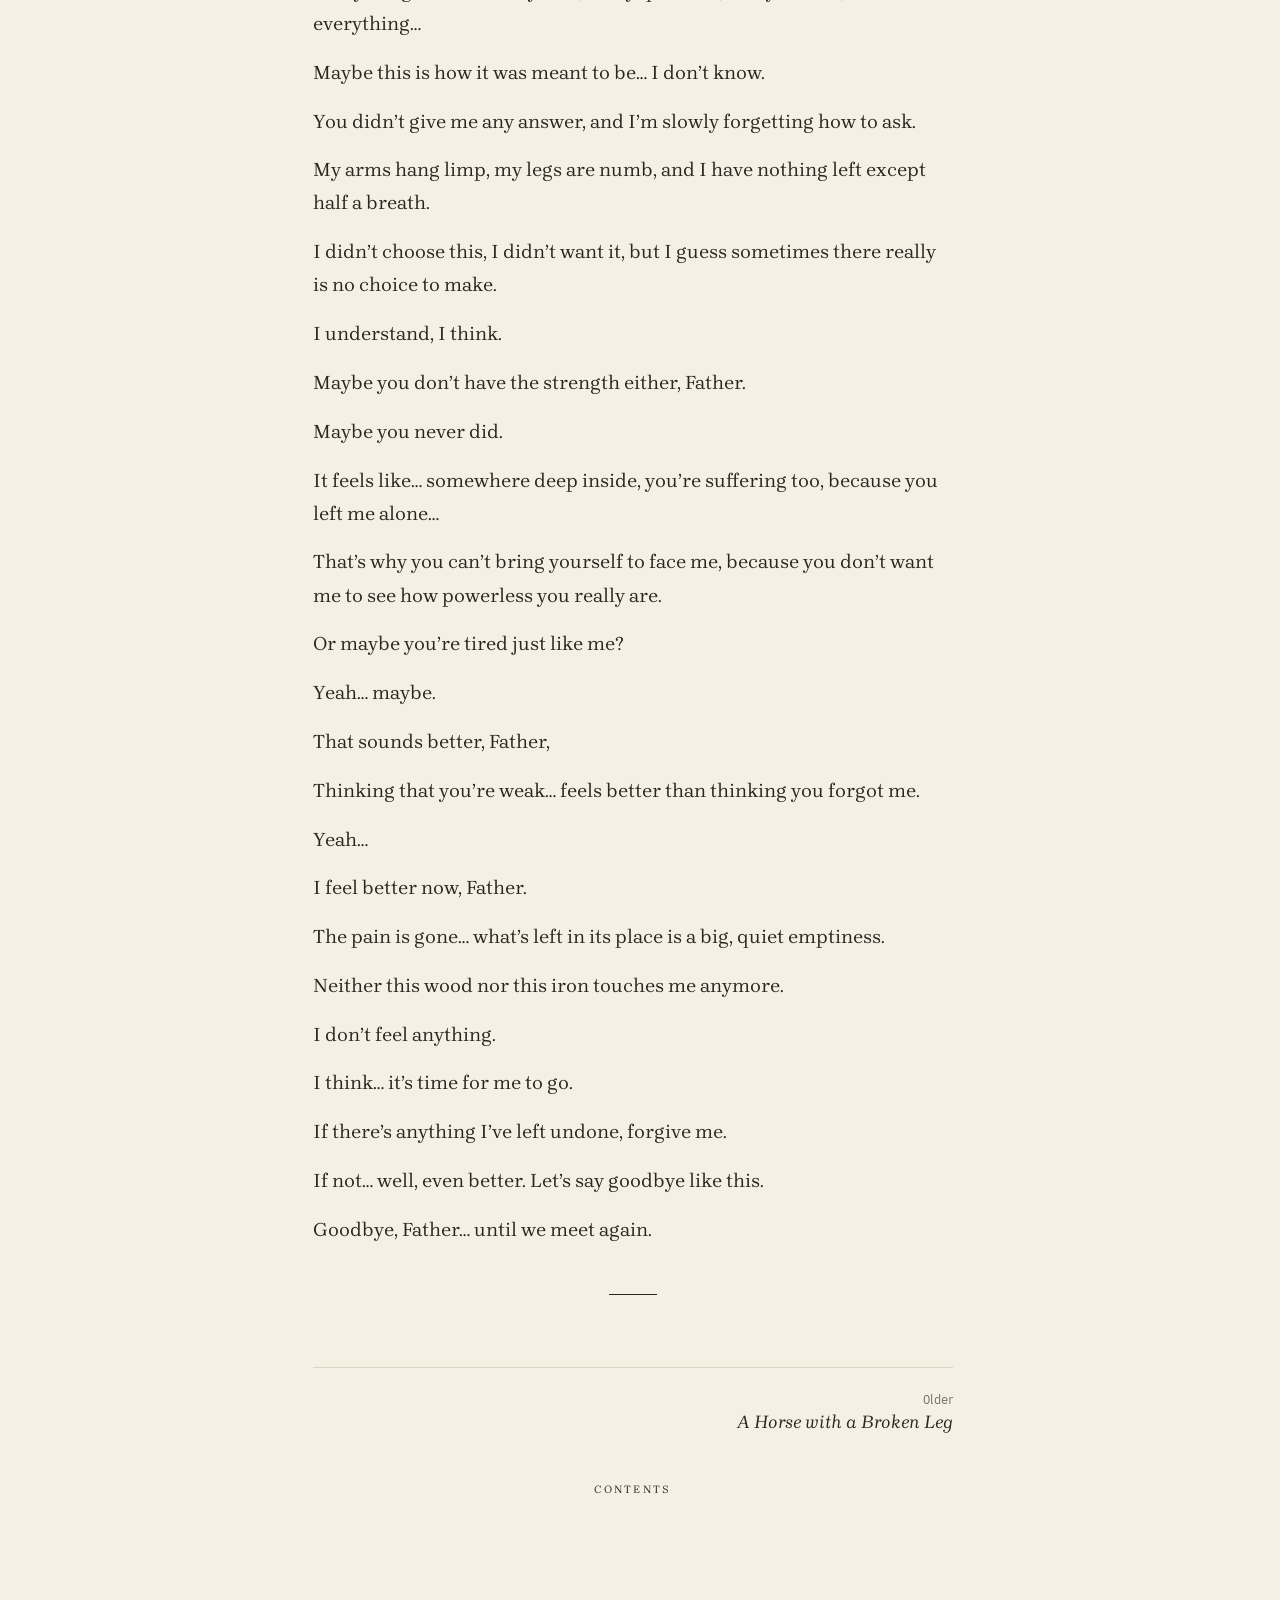
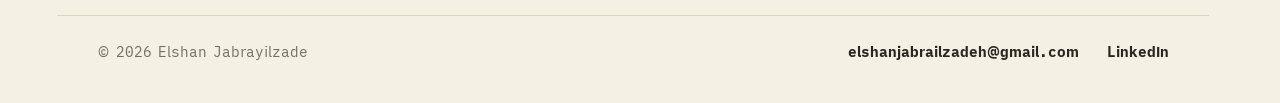
<file: 2025/11/19/the-last-question.html>
<!doctype html>
<html lang="en">
<head>
  <meta charset="utf-8">
  <meta name="viewport" content="width=device-width, initial-scale=1">
  <title>The Last Question | Elshan Jabrayilzade</title>
  <meta name="description" content="The Last Question, a story by Elshan Jabrayilzade.">
  <meta name="author" content="Elshan Jabrayilzade">
  <meta name="src-path" content="2025/11/19/the-last-question.html">
  <meta property="og:title" content="The Last Question | Elshan Jabrayilzade">
  <meta property="og:description" content="The Last Question, a story by Elshan Jabrayilzade.">
  <meta property="og:type" content="website">
  <link rel="preload" href="../../../assets/fonts/brygada-1918-latin-wght-normal.woff2" as="font" type="font/woff2" crossorigin>
  <link rel="stylesheet" href="../../../assets/site.css?v=b7274e78">
  <script>document.documentElement.className = "js";(function(){var t;try{t=localStorage.getItem("theme")}catch(e){}if(t!=="dark"&&t!=="light")t=window.matchMedia&&matchMedia("(prefers-color-scheme: dark)").matches?"dark":"light";document.documentElement.setAttribute("data-theme",t)})();</script>
</head>
<body class="book">
  <header class="top wrap">
    <div class="brand">
      <a class="name" href="../../../">Elshan Jabrayilzade</a>
      <button class="theme" type="button" aria-label="Switch between light and dark">
          <svg class="moon" viewBox="0 0 24 24" width="18" height="18" aria-hidden="true"><path d="M20 14.5A8.5 8.5 0 0 1 9.5 4 8.5 8.5 0 1 0 20 14.5z" fill="none" stroke="currentColor" stroke-width="1.6" stroke-linejoin="round"/></svg>
          <svg class="sun" viewBox="0 0 24 24" width="18" height="18" aria-hidden="true"><circle cx="12" cy="12" r="4.2" fill="none" stroke="currentColor" stroke-width="1.6"/><path d="M12 2.5v2.6M12 18.9v2.6M2.5 12h2.6M18.9 12h2.6M5.3 5.3l1.8 1.8M16.9 16.9l1.8 1.8M5.3 18.7l1.8-1.8M16.9 7.1l1.8-1.8" stroke="currentColor" stroke-width="1.6" stroke-linecap="round"/></svg>
        </button>
    </div>
    <nav class="nav" aria-label="Site">
      <a href="../../../about/">About</a>
      <a href="../../../portfolio/">Portfolio</a>
      <a href="../../../stories/" aria-current="page">Stories</a>
      <a href="../../../assets/elshan-jabrayilzade-cv.pdf">CV</a>
    </nav>
  </header>

  <main class="wrap">
    <article class="story">
      <header>
        <p>2025, November</p>
        <h1>The Last Question</h1>
        <hr class="rule">
      </header>
      <div class="text lines">
        <p class="first noindent">What have I done to deserve all this pain, Father?</p>
        <p>I don’t understand, I really don’t understand.</p>
        <p>I did what you wanted, I endured everything, but did I really have to endure this too, Father?</p>
        <p>I mean, probably what I did wasn’t enough, I can accept that to some extent, maybe I could have done better, but honestly, was this really supposed to be what I get in return for everything?</p>
        <p>I can’t feel my arms, Father, I only feel the sparks passing through my palms and setting my whole body on fire.</p>
        <p>I try to push myself up for every breath, but all I manage is the cold iron on my feet cutting into me even more.</p>
        <p>I can’t understand how you decided I deserved to rot on this piece of wood…</p>
        <p>I don’t know if you can see me or not, I want to lift my head and search for you in the heavens, but even my neck won’t move, as if scared it won’t find you.</p>
        <p>At least make a sound, or give me some kind of sign, so I know you haven’t left me alone, so I know the suffering I’m going through isn’t meaningless, Father.</p>
        <p>Everything else is leaving me anyway, at least don’t disappear too.</p>
        <p>Why aren’t you helping me?</p>
        <p>I can’t breathe, I’m suffocating, can’t you see?</p>
        <p>Or maybe you don’t need me anymore, maybe I’m useless now?</p>
        <p>Yeah… honestly, looks like you’re right.</p>
        <p>Maybe none of these questions have an answer.</p>
        <p>Maybe I’m not smart enough to understand those answers.</p>
        <p>I don’t have the strength left to ask questions anymore, or to find answers.</p>
        <p>Everything feels so heavy now, every question, every breath, everything…</p>
        <p>Maybe this is how it was meant to be… I don’t know.</p>
        <p>You didn’t give me any answer, and I’m slowly forgetting how to ask.</p>
        <p>My arms hang limp, my legs are numb, and I have nothing left except half a breath.</p>
        <p>I didn’t choose this, I didn’t want it, but I guess sometimes there really is no choice to make.</p>
        <p>I understand, I think.</p>
        <p>Maybe you don’t have the strength either, Father.</p>
        <p>Maybe you never did.</p>
        <p>It feels like… somewhere deep inside, you’re suffering too, because you left me alone…</p>
        <p>That’s why you can’t bring yourself to face me, because you don’t want me to see how powerless you really are.</p>
        <p>Or maybe you’re tired just like me?</p>
        <p>Yeah… maybe.</p>
        <p>That sounds better, Father,</p>
        <p>Thinking that you’re weak… feels better than thinking you forgot me.</p>
        <p>Yeah…</p>
        <p>I feel better now, Father.</p>
        <p>The pain is gone… what’s left in its place is a big, quiet emptiness.</p>
        <p>Neither this wood nor this iron touches me anymore.</p>
        <p>I don’t feel anything.</p>
        <p>I think… it’s time for me to go.</p>
        <p>If there’s anything I’ve left undone, forgive me.</p>
        <p>If not… well, even better. Let’s say goodbye like this.</p>
        <p>Goodbye, Father… until we meet again.</p>
      </div>
      <hr class="rule end">
    </article>
    <nav class="pager" aria-label="More stories"><a class="next" href="../../../2025/08/06/a-horse-with-a-broken.html"><small>Older</small>A Horse with a Broken Leg</a></nav>
    <p class="tocback"><a href="../../../stories/">Contents</a></p>
  </main>

  <footer class="foot wrap">
    <span>&copy; 2026 Elshan Jabrayilzade</span>
    <a href="mailto:elshanjabrailzadeh@gmail.com">elshanjabrailzadeh@gmail.com</a>
    <a href="https://www.linkedin.com/in/elshanjh">LinkedIn</a>
  </footer>
  <script src="../../../assets/site.js?v=b7274e78"></script>
</body>
</html>
</file>
<file: assets/site.css>
@font-face {
  font-family: "Brygada 1918";
  src: url("fonts/brygada-1918-latin-wght-normal.woff2") format("woff2");
  font-weight: 400 700;
  font-display: swap;
}
@font-face {
  font-family: "Brygada 1918";
  src: url("fonts/brygada-1918-latin-wght-italic.woff2") format("woff2");
  font-weight: 400 700;
  font-style: italic;
  font-display: swap;
}
@font-face {
  font-family: "iA Writer Quattro";
  src: url("fonts/ia-writer-quattro-latin-400-normal.woff2") format("woff2");
  font-weight: 400;
  font-display: swap;
}
@font-face {
  font-family: "iA Writer Quattro";
  src: url("fonts/ia-writer-quattro-latin-400-italic.woff2") format("woff2");
  font-weight: 400;
  font-style: italic;
  font-display: swap;
}
@font-face {
  font-family: "iA Writer Quattro";
  src: url("fonts/ia-writer-quattro-latin-700-normal.woff2") format("woff2");
  font-weight: 700;
  font-display: swap;
}

:root {
  --bg: #fdfdfb;
  --ink: #1d2321;
  --muted: #6c726f;
  --line: #e3e4de;
  --accent: #6e1f2a;
  --serif: "Brygada 1918", Georgia, "Times New Roman", serif;
  --sans: "iA Writer Quattro", "Helvetica Neue", Arial, sans-serif;
  --bar: #d5d7d0;
  --underline: #b9bcb5;
  color-scheme: light;
}
:root[data-theme="dark"] {
  --bg: #141817;
  --ink: #e9eae5;
  --muted: #99a09b;
  --line: #2b3230;
  --accent: #e0a3ab;
  --bar: #3b4340;
  --underline: #59605c;
  color-scheme: dark;
}

* { box-sizing: border-box; }
html { -webkit-text-size-adjust: 100%; overflow-y: scroll; scrollbar-gutter: stable; }

body {
  margin: 0;
  background: var(--bg);
  color: var(--ink);
  font-family: var(--serif);
  font-size: 1.14rem;
  line-height: 1.6;
  font-variant-numeric: oldstyle-nums;
}

a { color: inherit; text-decoration-thickness: 1px; text-underline-offset: 0.18em; text-decoration-color: var(--underline); }
a:hover { color: var(--accent); text-decoration-color: currentColor; }
:focus-visible { outline: 2px solid var(--accent); outline-offset: 4px; }
img { max-width: 100%; height: auto; display: block; }
p { margin: 0 0 1.15em; }

.wrap { max-width: 72rem; margin: 0 auto; padding: 0 2.5rem; }

/* ---------- Header and footer ---------- */

.top { display: flex; justify-content: space-between; align-items: baseline; gap: 1rem 2rem; flex-wrap: wrap; padding-top: 2.25rem; padding-bottom: 2.25rem; }
.name { font-size: 1.45rem; font-weight: 500; text-decoration: none; letter-spacing: 0.005em; }
.nav { display: flex; gap: 2rem; font-family: var(--sans); font-size: 0.95rem; font-weight: 600; }
.nav { align-items: center; }
.brand { display: flex; align-items: center; gap: 1rem; }
.theme { background: none; border: 0; padding: 0.3rem; margin: 0; color: var(--muted); cursor: pointer; display: inline-flex; border-radius: 50%; }
.theme:hover { color: var(--accent); }
.theme .sun, :root[data-theme="dark"] .theme .moon { display: none; }
:root[data-theme="dark"] .theme .sun { display: block; }
.nav a { text-decoration: none; color: var(--ink); padding: 0.2rem 0; border-bottom: 1.5px solid transparent; }
.nav a:hover { color: var(--accent); }
.nav a[aria-current="page"] { border-bottom-color: var(--ink); }

main.wrap { padding-top: 3.5rem; padding-bottom: 6rem; min-height: 70vh; }

.foot { font-family: var(--sans); font-size: 0.9rem; font-weight: 600; color: var(--ink); display: flex; gap: 0.5rem 1.75rem; flex-wrap: wrap; padding-top: 1.5rem; padding-bottom: 2.5rem; border-top: 1px solid var(--line); }
.foot a { text-decoration: none; }
.foot span { margin-right: auto; font-weight: 400; color: var(--muted); }

h1, h2, h3 { font-weight: 400; margin: 0; }
h1 { font-size: clamp(2.2rem, 4.5vw, 3.1rem); line-height: 1.1; letter-spacing: -0.012em; }
.label { font-family: var(--sans); font-size: 0.8rem; color: var(--muted); margin: 0 0 0.9rem; }

/* ---------- Home ---------- */

.statement { font-size: clamp(2.9rem, 8vw, 6.2rem); line-height: 1; letter-spacing: -0.025em; margin: 1.5rem 0 4.5rem; }
.statement em { font-style: italic; }
.two { display: grid; grid-template-columns: 1fr 1fr; border-top: 1px solid var(--ink); max-width: 56rem; }
.two a { text-decoration: none; padding: 1.5rem 2rem 0.5rem 0; }
.two a + a { padding-left: 2rem; border-left: 1px solid var(--line); }
.two b { display: block; font-weight: 400; font-size: 2.1rem; line-height: 1.15; }
.two a:hover b { text-decoration: underline; text-decoration-thickness: 1px; text-underline-offset: 0.18em; }
.two span { display: block; color: var(--muted); font-size: 1.1rem; line-height: 1.45; margin-top: 0.35rem; max-width: 22rem; }
.two a:hover span { color: var(--muted); }

/* ---------- About ---------- */

.prose { max-width: 36rem; }
.prose h1 { margin-bottom: 2rem; }

/* ---------- Portfolio landing ---------- */

.choose { margin-top: 2.5rem; }
.choose b { font-size: clamp(2rem, 4vw, 2.9rem); letter-spacing: -0.012em; }
.choose a { padding-top: 2rem; padding-bottom: 2rem; }
.choose small { display: block; font-family: var(--sans); font-size: 0.8rem; color: var(--muted); margin-top: 1.25rem; }

/* ---------- Portfolio section: list on the left, piece on the right ---------- */

.section { display: grid; grid-template-columns: 15rem minmax(0, 38rem); gap: 5.5rem; align-items: start; }

.list { position: sticky; top: 2rem; }
.list .back { font-family: var(--sans); font-size: 0.8rem; color: var(--muted); text-decoration: none; }
.list .back:hover { color: var(--accent); }
.list h2 { font-size: 1.45rem; font-style: italic; line-height: 1.2; margin: 0.6rem 0 1.4rem; }
.list .intro { font-size: 1.02rem; line-height: 1.45; color: var(--muted); margin: -0.6rem 0 1.5rem; }
.list h3 { font-family: var(--sans); font-size: 0.8rem; color: var(--muted); margin: 1.6rem 0 0.5rem; }
.list ul { list-style: none; margin: 0; padding: 0; border-left: 1px solid var(--line); }
.list ul a {
  display: block;
  text-decoration: none;
  color: var(--muted);
  font-size: 1.08rem;
  line-height: 1.3;
  padding: 0.42rem 0 0.42rem 1rem;
  margin-left: -1px;
  border-left: 1px solid transparent;
}
.list ul a:hover { color: var(--ink); }
.list ul a.is-active { color: var(--ink); border-left-color: var(--accent); }
.list .other { display: inline-block; margin-top: 2rem; font-size: 1.05rem; font-style: italic; }

.js .piece { display: none; }
.js .piece.is-shown { display: block; }
.piece + .piece { margin-top: 6rem; }
.js .piece + .piece { margin-top: 0; }
.back-m, .jump, .all-m { display: none; }

.piece h1 { margin-bottom: 0.7rem; }
.piece .label { margin-bottom: 2.25rem; }
.piece .lead { font-size: 1.5rem; line-height: 1.42; margin-bottom: 1.6rem; }
.piece h2 { font-family: var(--sans); font-size: 0.8rem; font-weight: 600; color: var(--ink); margin: 2.2rem 0 0.6rem; }
.piece ul { list-style: none; margin: 0 0 1.15em; padding: 0; }
.piece li { padding-left: 1.2rem; position: relative; margin-bottom: 0.35rem; }
.piece li::before { content: "\2013"; position: absolute; left: 0; color: var(--muted); }

.flow { list-style: none; margin: 1rem 0 2rem 0.25rem; padding: 0; border-left: 1px solid var(--ink); }
.piece .flow li { padding: 0 0 0 1.5rem; margin: 0 0 1.1rem; position: relative; line-height: 1.5; }
.piece .flow li:last-child { margin-bottom: 0; }
.piece .flow li::before { content: ""; position: absolute; left: -4px; top: 0.62em; width: 7px; height: 7px; border-radius: 50%; background: var(--ink); }
.flow b { display: block; font-family: var(--sans); font-size: 0.8rem; font-weight: 600; margin-bottom: 0.1rem; }
td i { display: block; color: var(--muted); font-size: 1rem; }


.piece .picks-title { font-family: var(--serif); font-weight: 400; font-variant-caps: all-small-caps; letter-spacing: 0.14em; font-size: 1.05rem; color: var(--ink); margin: 2.75rem 0 0.7rem; }
.piece .picks-group { font-family: var(--sans); font-size: 0.8rem; font-weight: 400; color: var(--muted); letter-spacing: 0; margin: 1.75rem 0 0.5rem; }
.piece .picks-title + .picks-group { margin-top: 0; }
.piece .picks { margin: 0; border-top: 1px solid var(--ink); }
.piece .picks li { padding: 0; margin: 0; border-bottom: 1px solid var(--line); }
.piece .picks li::before { content: none; }
.picks a { display: block; padding: 1rem 2.25rem 1rem 0; text-decoration: none; position: relative; }
.picks a::after { content: ""; position: absolute; right: 0.4rem; top: 50%; width: 0.55rem; height: 0.55rem; border-right: 1.5px solid var(--muted); border-top: 1.5px solid var(--muted); transform: translateY(-50%) rotate(45deg); }
.picks a:hover::after { border-color: var(--accent); right: 0.15rem; }
.picks b { display: block; font-weight: 400; font-size: 1.4rem; line-height: 1.25; }
.picks a:hover b { text-decoration: underline; text-decoration-thickness: 1px; text-underline-offset: 0.18em; }
.picks span { display: block; color: var(--muted); font-size: 1.08rem; line-height: 1.45; margin-top: 0.15rem; }

figure { margin: 2.5rem 0; }
figure.square img { width: min(100%, 30rem); }
figure.phone img { width: min(100%, 17rem); }
figcaption { font-family: var(--sans); font-size: 0.78rem; color: var(--muted); margin-top: 0.7rem; }

.script { border-left: 1px solid var(--ink); padding-left: 1.5rem; margin: 0.5rem 0 1.5rem; }
.script p:last-child { margin-bottom: 0; }
.endline { font-size: 1.5rem; font-style: italic; line-height: 1.35; }
.meta { color: var(--muted); font-style: italic; }
.piece .note { margin: 2.75rem 0 0; line-height: 1.6; max-width: 30rem; }

table { border-collapse: collapse; width: 100%; margin: 2rem 0; font-size: 1.1rem; }
th, td { text-align: left; padding: 0.55rem 0; border-bottom: 1px solid var(--line); }
th { font-family: var(--sans); font-size: 0.76rem; font-weight: 400; color: var(--muted); }
td.num, th.num { text-align: right; padding-left: 1rem; white-space: nowrap; font-variant-numeric: lining-nums tabular-nums; }

.chart { margin: 2.75rem 0; }
.bars { display: flex; align-items: flex-end; gap: 10px; height: 8.5rem; margin: 1.6rem 0 0; padding: 0; list-style: none; border-bottom: 1px solid var(--ink); }
.bars li { flex: 1; margin: 0; padding: 0; background: var(--bar); position: relative; min-width: 0; }
.bars li::before { content: none; }
.bars li.sell { background: var(--ink); }
.bars li span { position: absolute; bottom: 100%; left: 50%; transform: translateX(-50%); font-family: var(--sans); font-size: 0.66rem; color: var(--muted); padding-bottom: 3px; }
.bar-nums { display: flex; gap: 10px; font-family: var(--sans); font-size: 0.66rem; color: var(--muted); margin-top: 5px; }
.bar-nums span { flex: 1; text-align: center; }
.chart figcaption i { display: inline-block; width: 0.6rem; height: 0.6rem; background: var(--ink); margin: 0 0.3rem 0 0; vertical-align: -1px; font-style: normal; }

.pager { margin-top: 4.5rem; padding-top: 1.5rem; border-top: 1px solid var(--line); display: flex; justify-content: space-between; gap: 2rem; }
.pager a { text-decoration: none; font-size: 1.15rem; font-style: italic; line-height: 1.3; }
.pager small { display: block; font-family: var(--sans); font-style: normal; font-size: 0.76rem; color: var(--muted); margin-bottom: 0.2rem; }
.pager .next { margin-left: auto; text-align: right; }

/* ---------- Stories: set like a book ---------- */

body.book { --bg: #f4f0e4; --line: #dcd6c4; --muted: #746d5f; --ink: #2a2520; background: var(--bg); }
:root[data-theme="dark"] body.book { --bg: #1a1814; --line: #36322a; --muted: #a59d8b; --ink: #ebe5d6; }

.titlepage { text-align: center; padding: 2rem 0 4.5rem; }
.titlepage h1 { font-size: clamp(3rem, 8vw, 4.6rem); font-style: italic; letter-spacing: -0.01em; }
.titlepage p { font-variant-caps: all-small-caps; letter-spacing: 0.14em; font-size: 1.05rem; margin: 1.1rem 0 0; }
.rule { width: 3rem; height: 1px; background: var(--ink); margin: 2.2rem auto; border: 0; }

.contents { max-width: 40rem; margin: 0 auto; }
.contents h2 { text-align: center; font-variant-caps: all-small-caps; letter-spacing: 0.14em; font-size: 1.05rem; margin-bottom: 2.5rem; }
.contents ol { list-style: none; margin: 0; padding: 0; }
.contents li { margin-bottom: 2.1rem; }
.contents a { display: flex; align-items: baseline; gap: 0.5rem; text-decoration: none; font-size: 1.4rem; line-height: 1.25; }
.contents a::after { content: ""; flex: 1; order: 1; border-bottom: 1px dotted var(--muted); transform: translateY(-0.25em); min-width: 1.5rem; }
.contents a time { order: 2; white-space: nowrap; font-size: 1.1rem; color: var(--muted); }
.contents li i { display: block; color: var(--muted); font-size: 1.08rem; line-height: 1.4; margin-top: 0.15rem; padding-right: 4rem; }

.story { max-width: 40rem; margin: 0 auto; }
.story header { text-align: center; padding: 2rem 0 1rem; }
.story header p { font-variant-caps: all-small-caps; letter-spacing: 0.14em; font-size: 1rem; color: var(--muted); margin: 0 0 1.1rem; }
.story h1 { font-size: clamp(2.3rem, 6vw, 3.2rem); line-height: 1.12; text-wrap: balance; }
.story .text { font-size: 1.22rem; line-height: 1.7; }
.story .text p { margin: 0 0 1.05em; }
.story .text.lines p { margin-bottom: 0.8em; }
.story .text p.first::first-letter { float: left; font-size: 3.55em; line-height: 0.82; padding: 0.06em 0.08em 0 0; }
.story .text p.epigraph { text-align: center; font-style: italic; text-indent: 0 !important; margin: 0 0 3rem !important; }
.story h2 { text-align: center; font-size: 2rem; font-style: italic; line-height: 1.2; color: var(--ink); margin: 5rem 0 2.5rem; }
.story h2::after { content: ""; display: block; width: 2rem; height: 1px; background: var(--ink); margin: 1.1rem auto 0; }
.story .break { text-align: center; text-indent: 0 !important; letter-spacing: 0.6em; margin: 2.25rem 0 !important; color: var(--muted); }
.story .end { margin-top: 3rem; }
.book .pager { max-width: 40rem; margin-left: auto; margin-right: auto; }
.tocback { text-align: center; margin-top: 2.5rem; font-variant-caps: all-small-caps; letter-spacing: 0.14em; font-size: 1rem; }
.tocback a { text-decoration: none; }

@media (min-width: 700px) {
  .story .text:not(.lines) p { text-align: justify; hyphens: auto; -webkit-hyphens: auto; }
  .story .text p.epigraph, .story .text p.break { text-align: center; }
}

/* ---------- Small screens ---------- */

@media (max-width: 820px) {
  body { font-size: 1.06rem; }
  .wrap { padding: 0 1.25rem; }
  .top { padding-top: 1.25rem; padding-bottom: 1.25rem; }
  .nav { gap: 1.25rem; font-size: 0.9rem; }
  main.wrap { padding-top: 1.75rem; padding-bottom: 4rem; }
  .statement { margin-bottom: 3rem; }
  .two { grid-template-columns: 1fr; }
  .two a { padding: 1.25rem 0; }
  .two a + a { padding-left: 0; border-left: 0; border-top: 1px solid var(--line); }

  .section { grid-template-columns: 1fr; gap: 2.5rem; }
  .list { position: static; }
  .list ul a { font-size: 1.2rem; padding: 0.6rem 0 0.6rem 1rem; }
  .js .picked:not(.list-open) .list { display: none; }
  .js .section:not(.picked) .piece.is-shown { display: none; }
  .js .section.has-overview:not(.picked) .list { display: none; }
  .js .section.has-overview:not(.picked) .piece.is-shown { display: block; }
  .section { gap: 1.5rem; }
  .js .picked:not(.on-overview) .jump {
    display: flex; justify-content: space-between; align-items: center; width: 100%;
    font: 600 0.92rem var(--sans); color: var(--ink); background: none; text-align: left;
    border: 1px solid var(--line); border-radius: 4px; padding: 0.8rem 1rem; cursor: pointer;
  }
  .jump::after { content: ""; width: 0.5rem; height: 0.5rem; border-right: 1.5px solid currentColor; border-bottom: 1.5px solid currentColor; transform: rotate(45deg) translateY(-2px); flex: none; margin-left: 1rem; }
  .list-open .jump::after { transform: rotate(-135deg) translateY(-2px); }
  .list-open .list .back, .list-open .list h2 { display: none; }
  .js .picked:not(.on-overview) .all-m { display: inline-block; margin-top: 2rem; font: 600 0.92rem var(--sans); text-decoration: none; border-bottom: 1.5px solid var(--ink); padding-bottom: 0.15rem; }
  .piece .lead { font-size: 1.3rem; }
  .bars, .bar-nums { gap: 4px; }
  .bars li span { font-size: 0.55rem; }
  .pager { flex-direction: column; gap: 1.25rem; }
  .pager .next { margin-left: 0; text-align: left; }
  .story .text { font-size: 1.1rem; }
  .contents a { flex-direction: column-reverse; align-items: flex-start; gap: 0.2rem; font-size: 1.35rem; }
  .contents a::after { content: none; }
  .contents a time { font-size: 0.95rem; font-variant-caps: all-small-caps; letter-spacing: 0.1em; }
  .contents li i { padding-right: 0; font-size: 1rem; margin-top: 0.25rem; }
  .contents li { margin-bottom: 2rem; }
}

@media print { .top, .foot, .list, .pager { display: none; } }

/* ---------- Work pages are set in the writer's sans; stories keep the book serif ---------- */
body:not(.book) { --serif: "iA Writer Quattro", "Helvetica Neue", Arial, sans-serif; font-size: 1rem; line-height: 1.62; font-variant-numeric: normal; }
.name { font-family: var(--sans); font-weight: 700; font-size: 1.15rem; letter-spacing: -0.01em; }
body:not(.book) h1, body:not(.book) .two b, body:not(.book) .picks b { font-weight: 700; letter-spacing: -0.03em; }
body:not(.book) .statement { font-weight: 700; letter-spacing: -0.04em; line-height: 1.02; font-size: clamp(1.8rem, 8.2vw, 6.2rem); }
body:not(.book) .list h2, body:not(.book) .pager a, body:not(.book) .list .other, body:not(.book) .endline { font-style: normal; }
body:not(.book) .list h2 { font-weight: 700; font-size: 1.2rem; }
body:not(.book) .list ul a { font-size: 0.98rem; }
body:not(.book) .piece .lead { font-size: 1.3rem; line-height: 1.45; }
body:not(.book) .picks b { font-size: 1.2rem; }
body:not(.book) .picks span { font-size: 0.98rem; }
body:not(.book) .two span { font-size: 1rem; }
body:not(.book) .pager a { font-weight: 700; font-size: 1.05rem; }
body:not(.book) .picks-title { font-family: var(--sans); font-variant-caps: normal; letter-spacing: 0; font-size: 0.8rem; font-weight: 700; }
.nav, .foot, .jump, .all-m, .piece h2, .flow b { font-weight: 700; }
@media (max-width: 820px) {
  body:not(.book) .piece .lead { font-size: 1.15rem; }
  body:not(.book) .list ul a { font-size: 1.05rem; }
}
</file>
